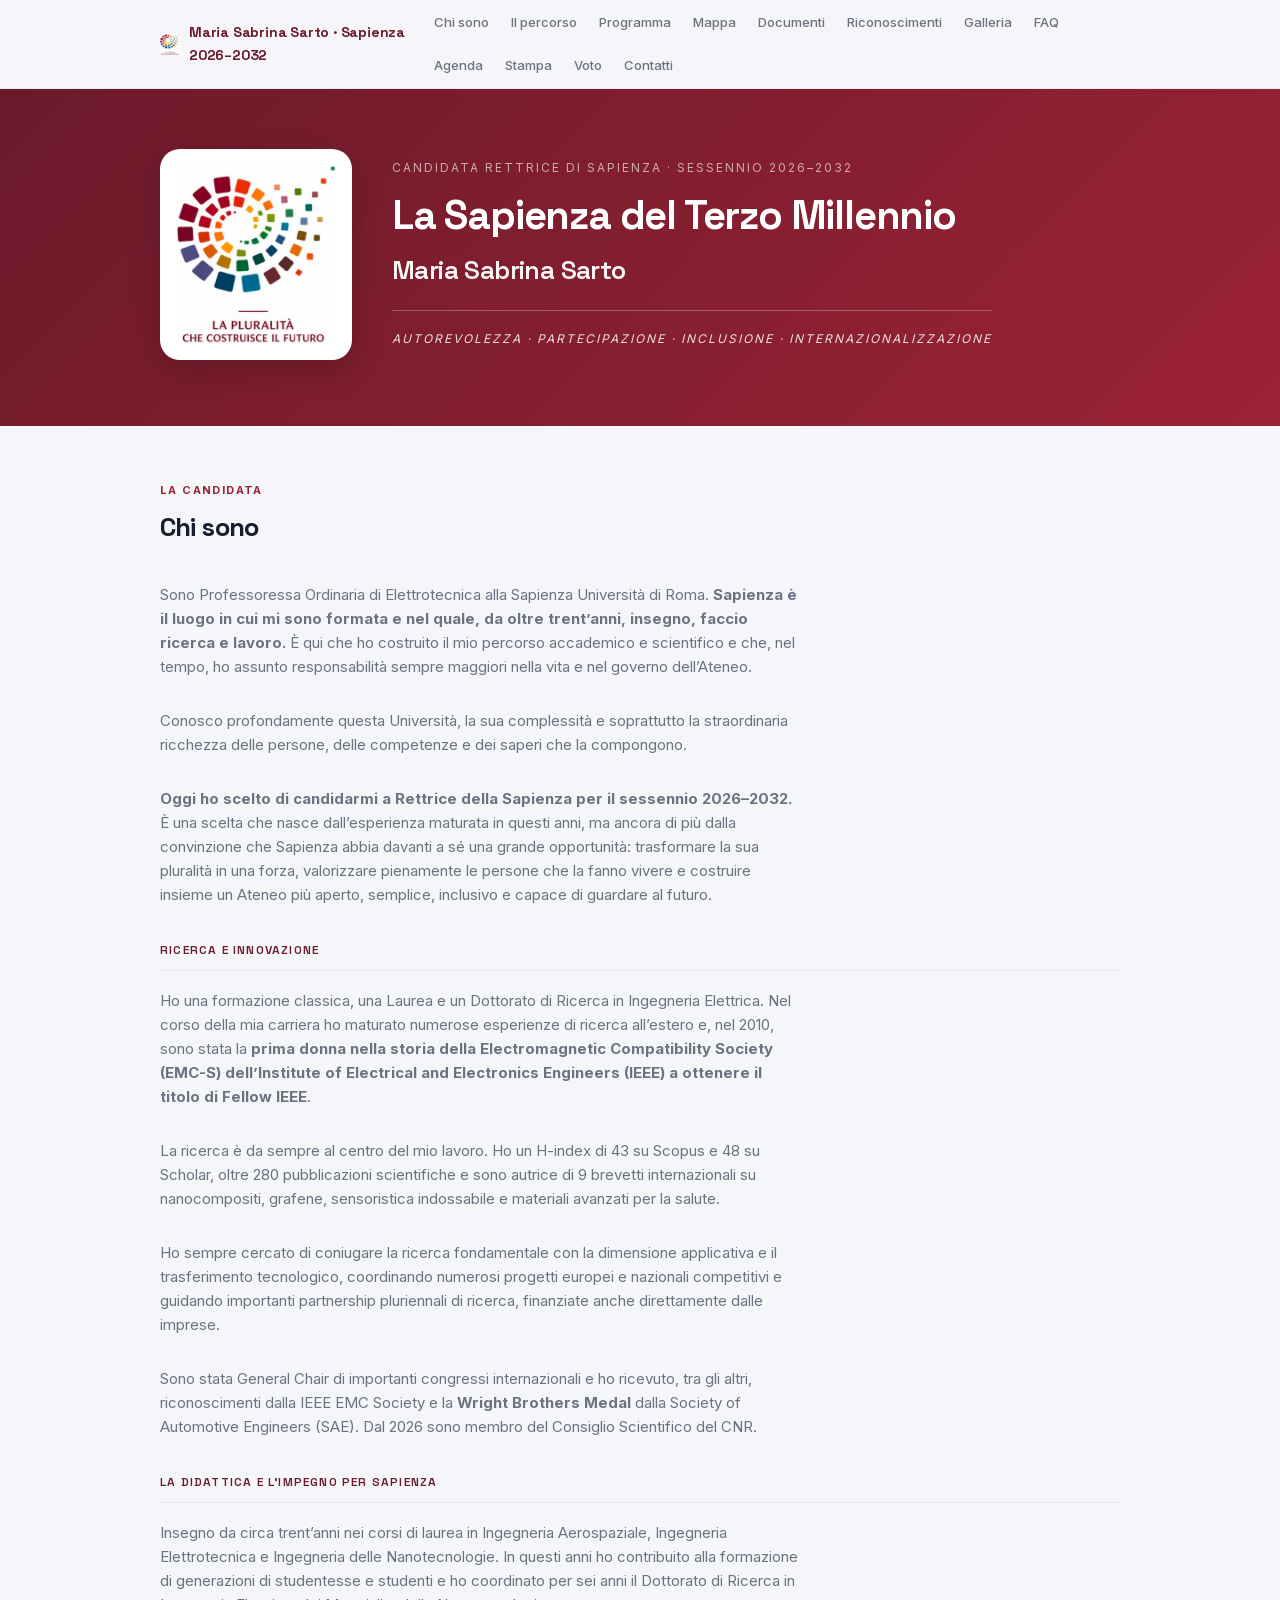
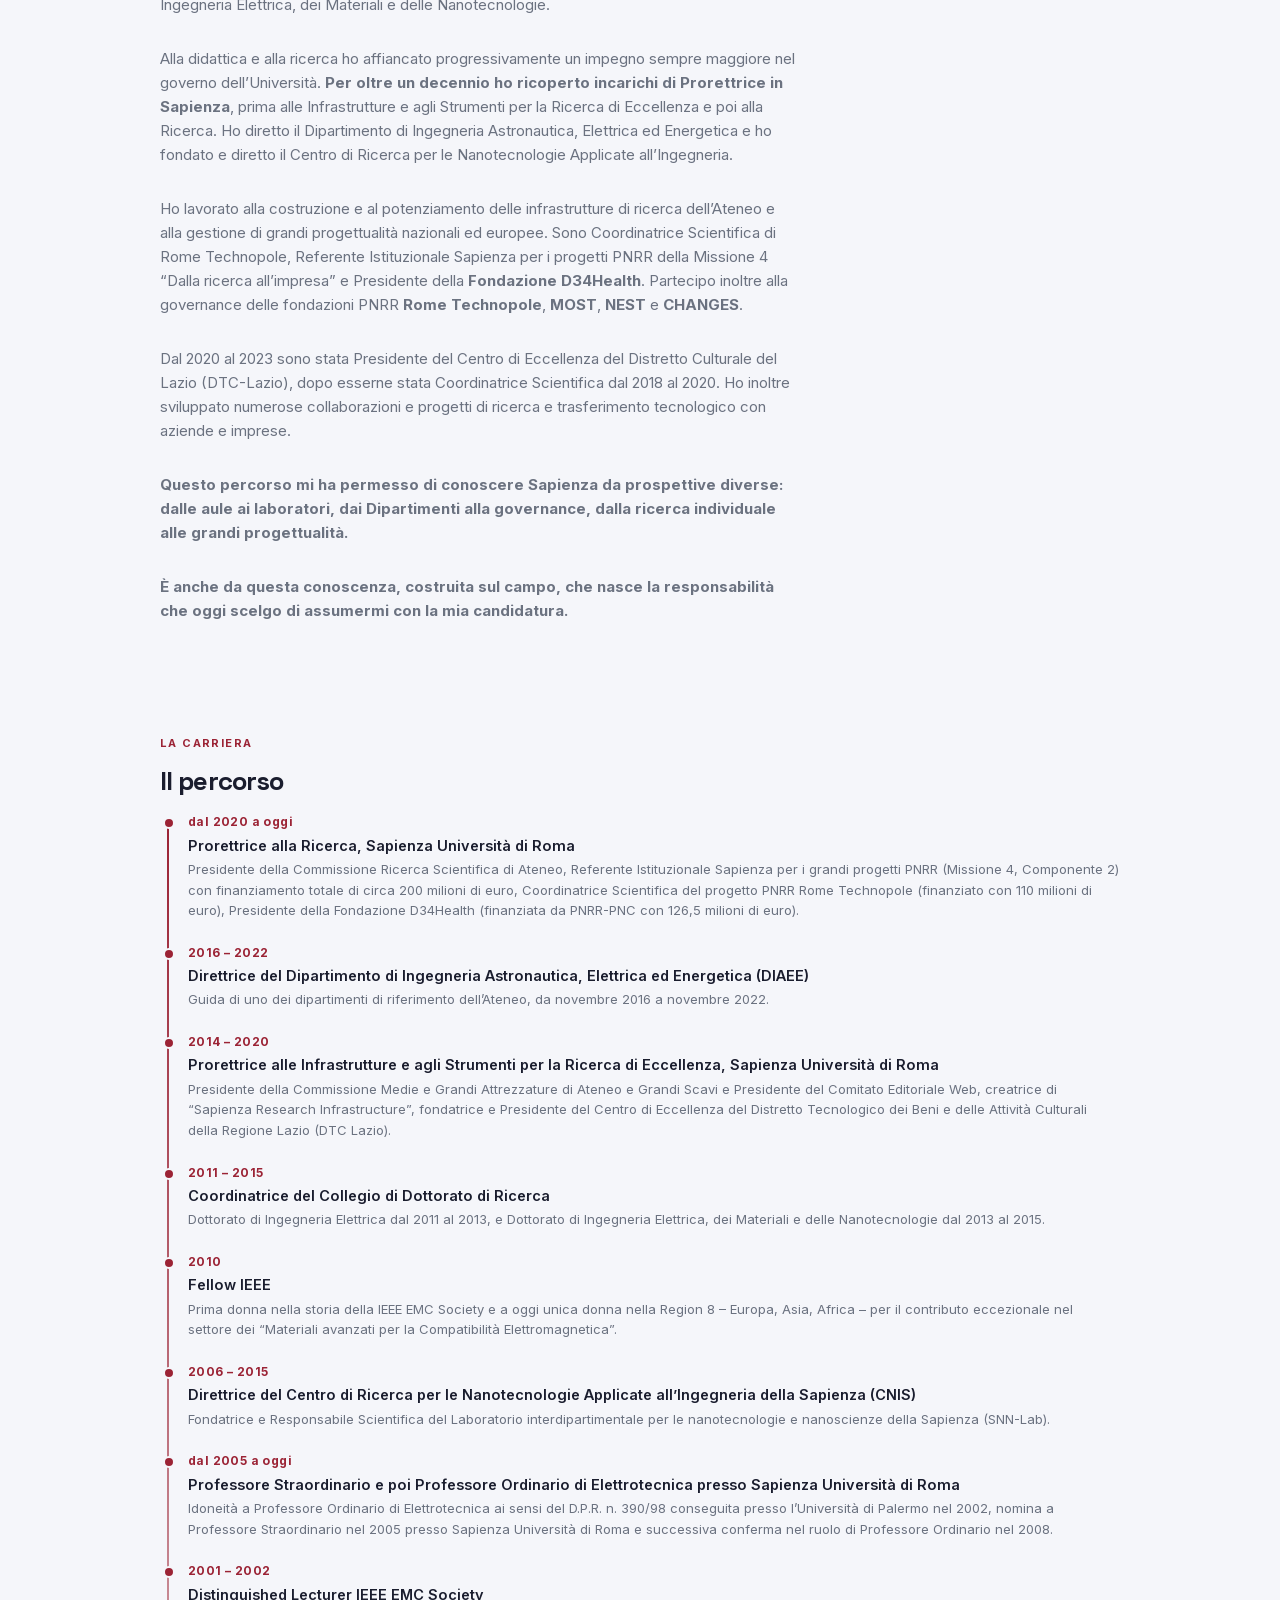
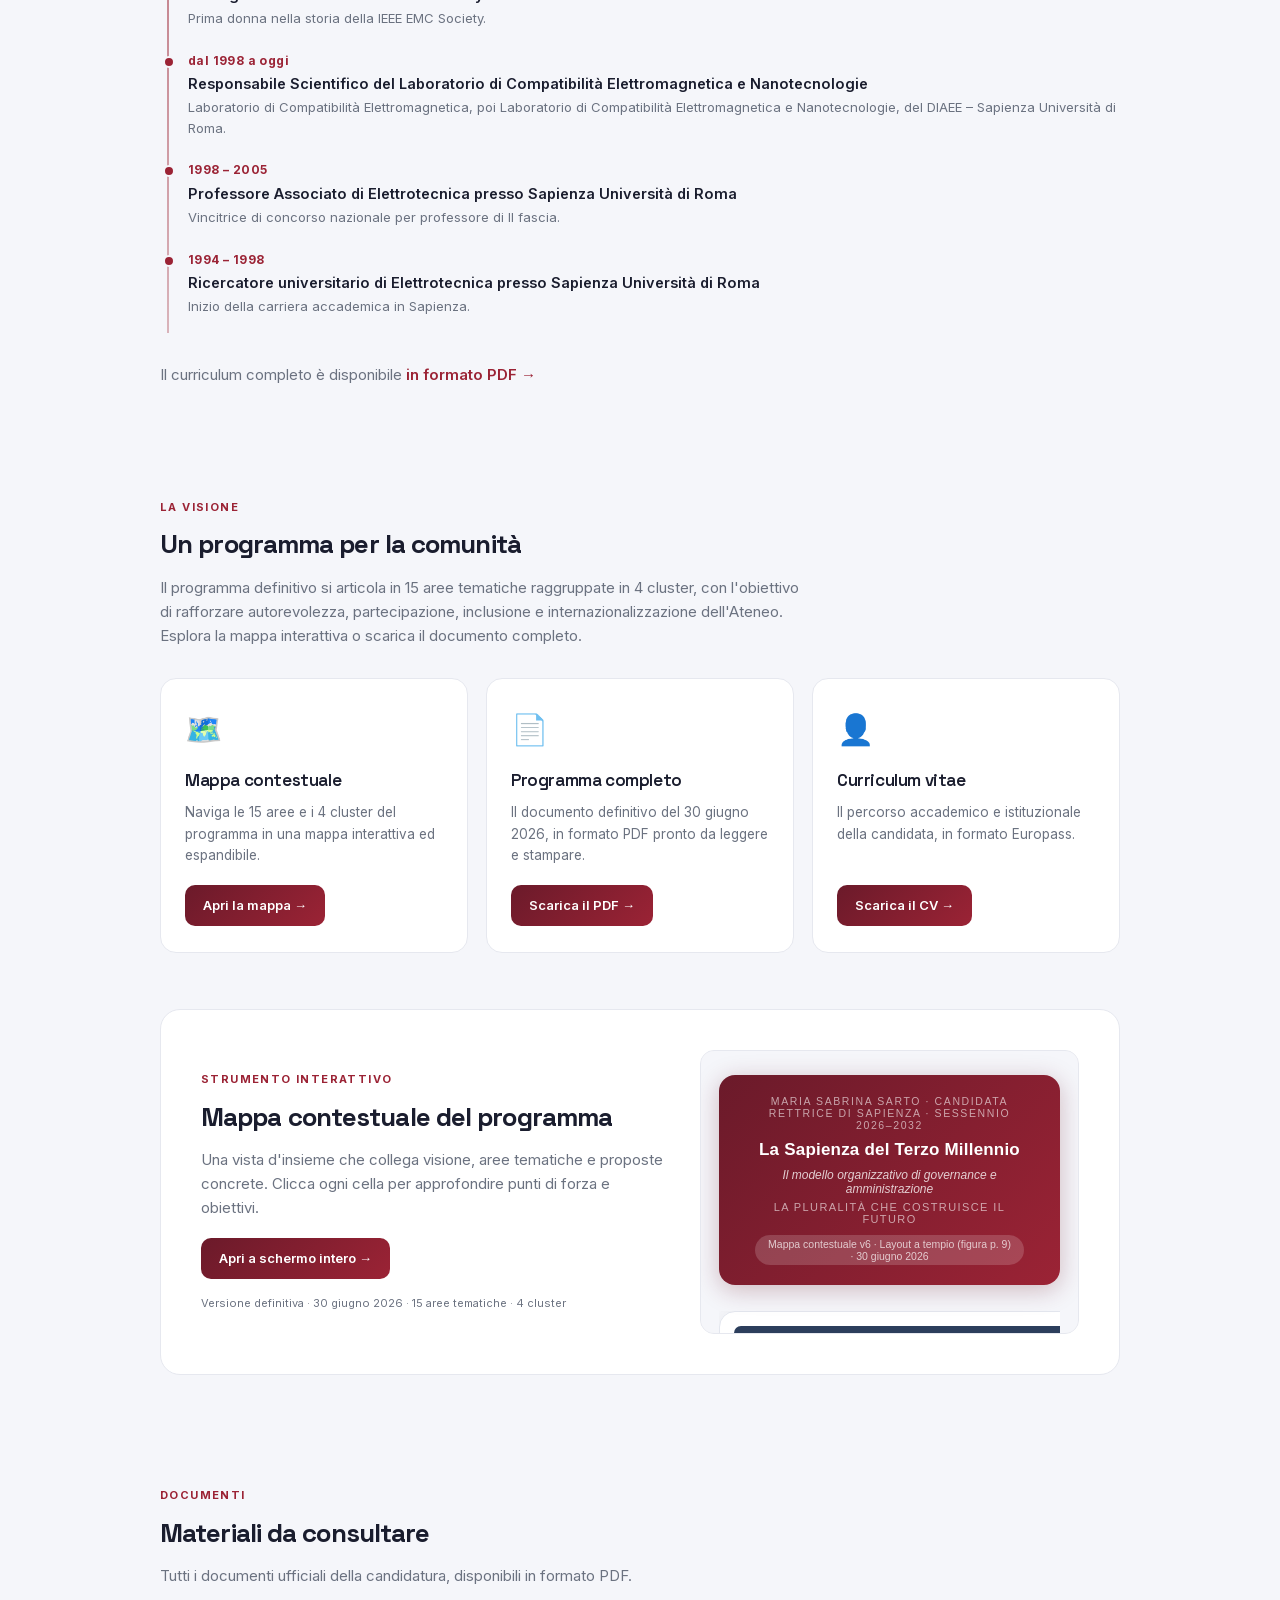
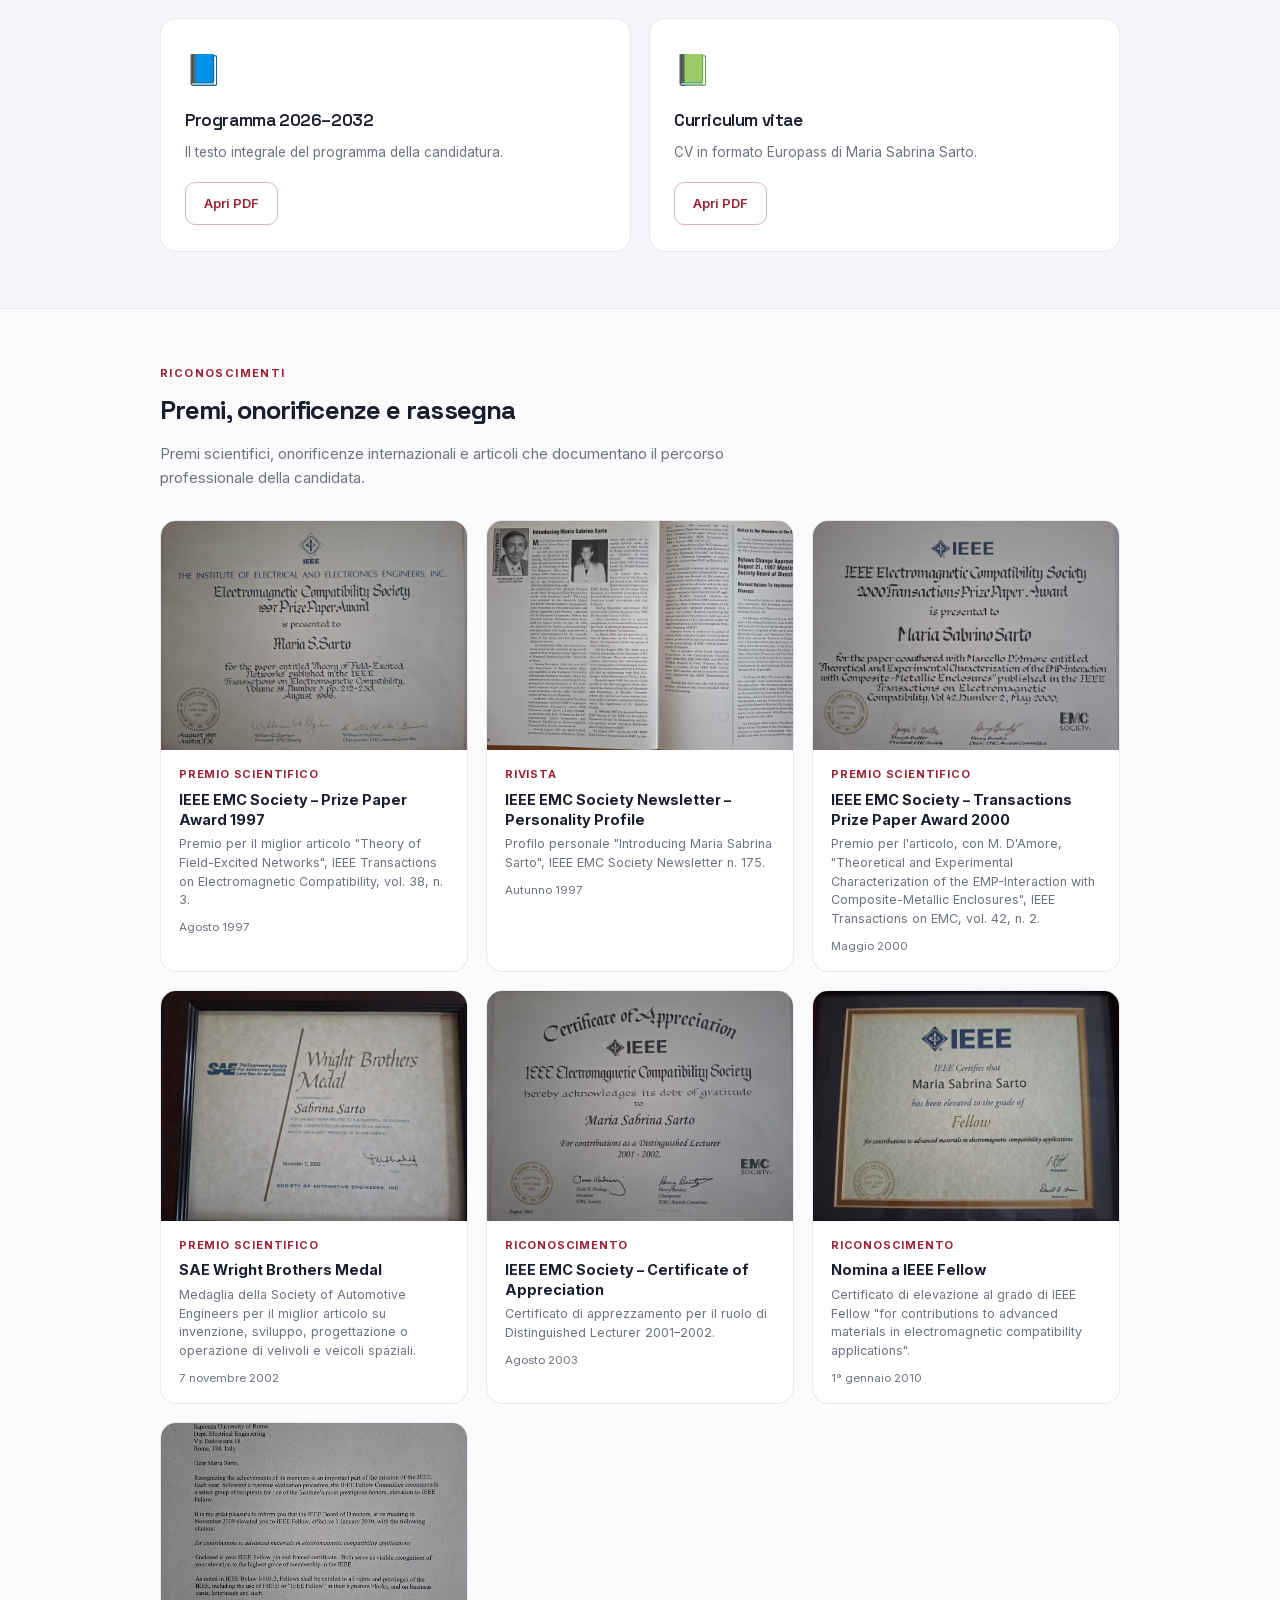
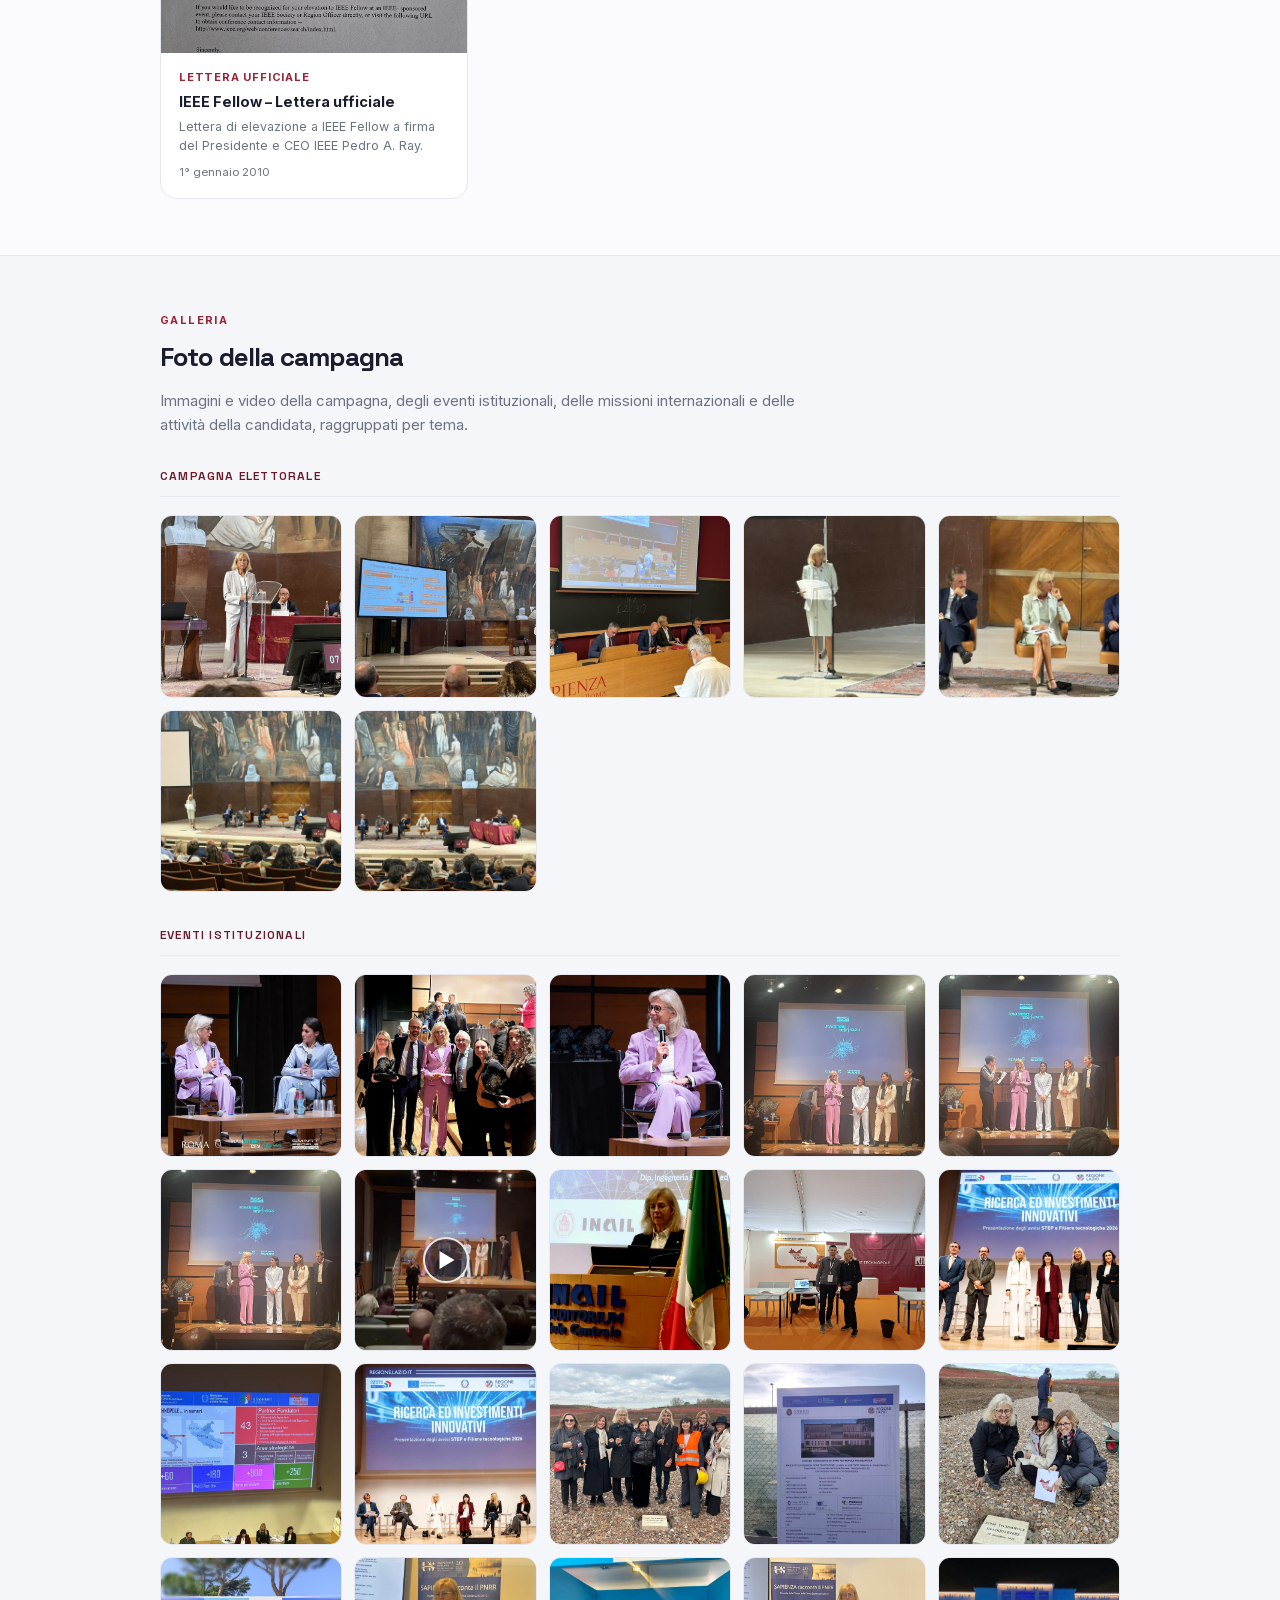
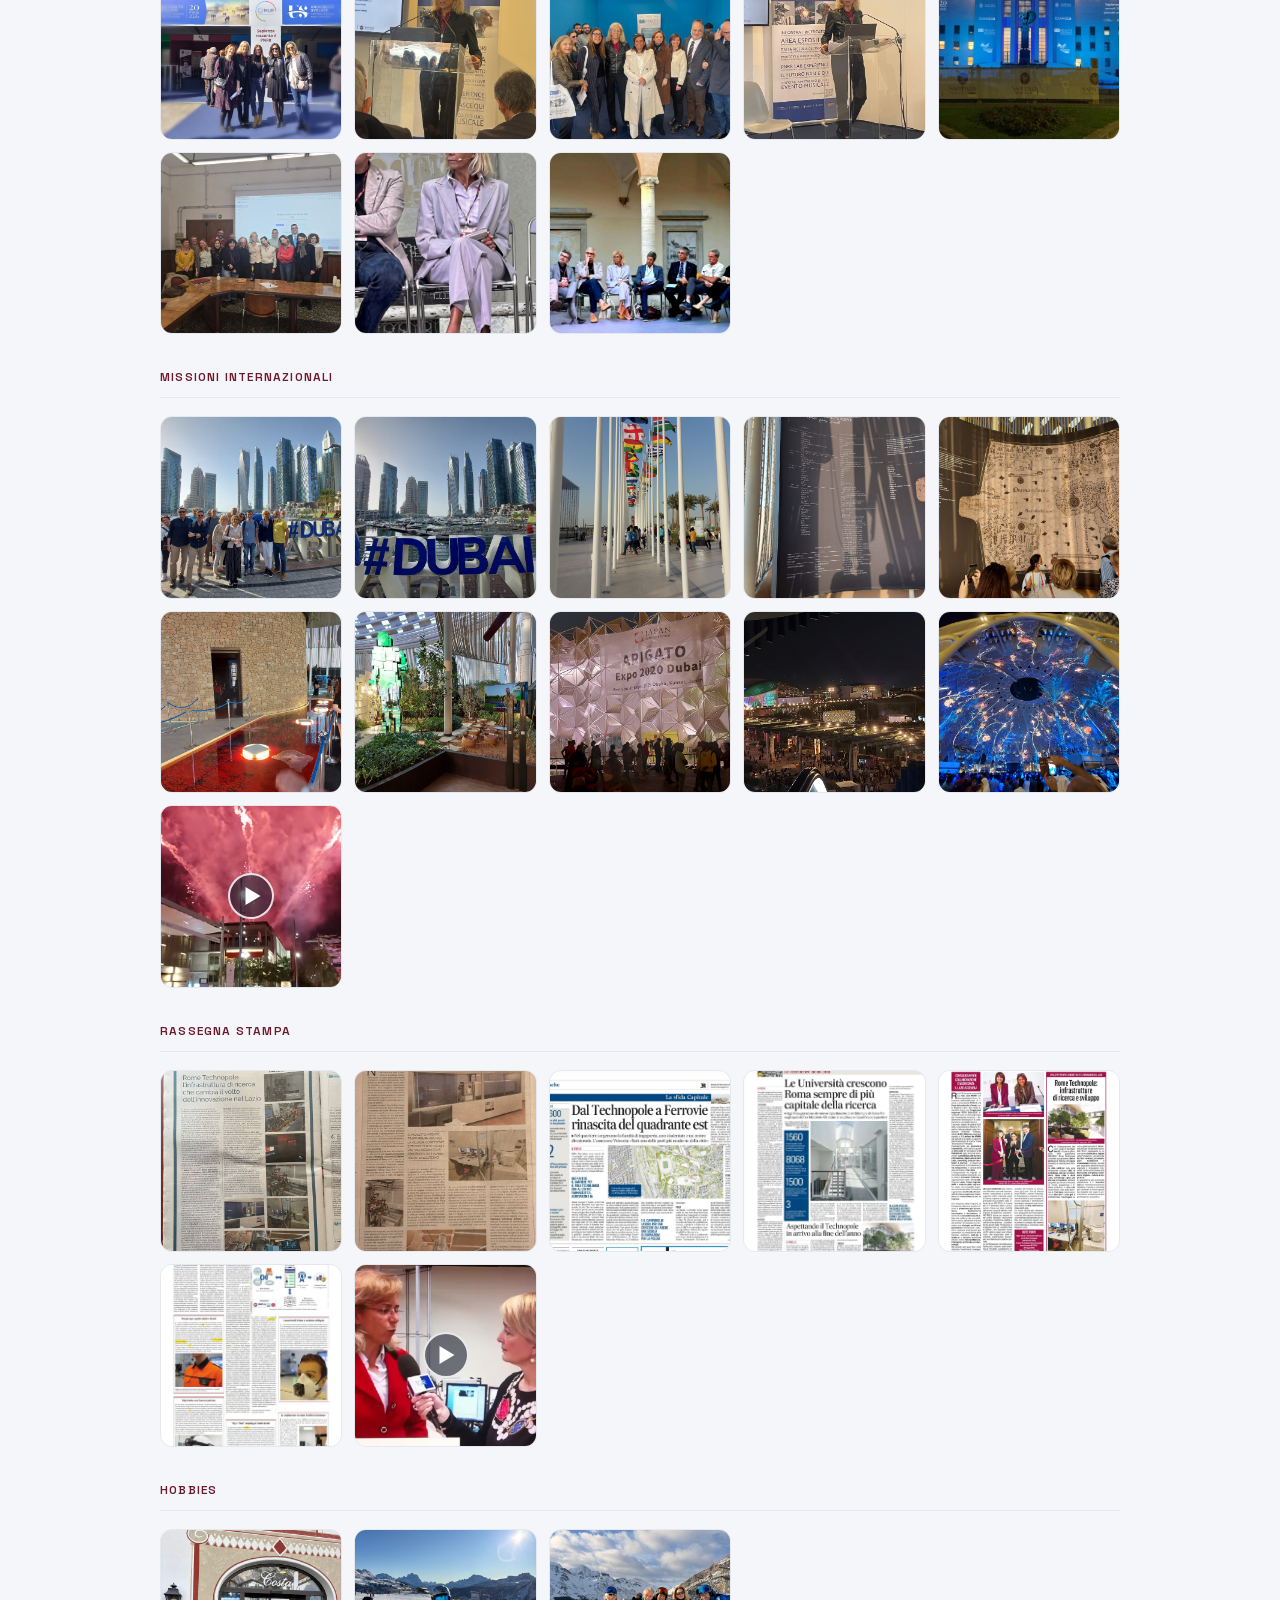
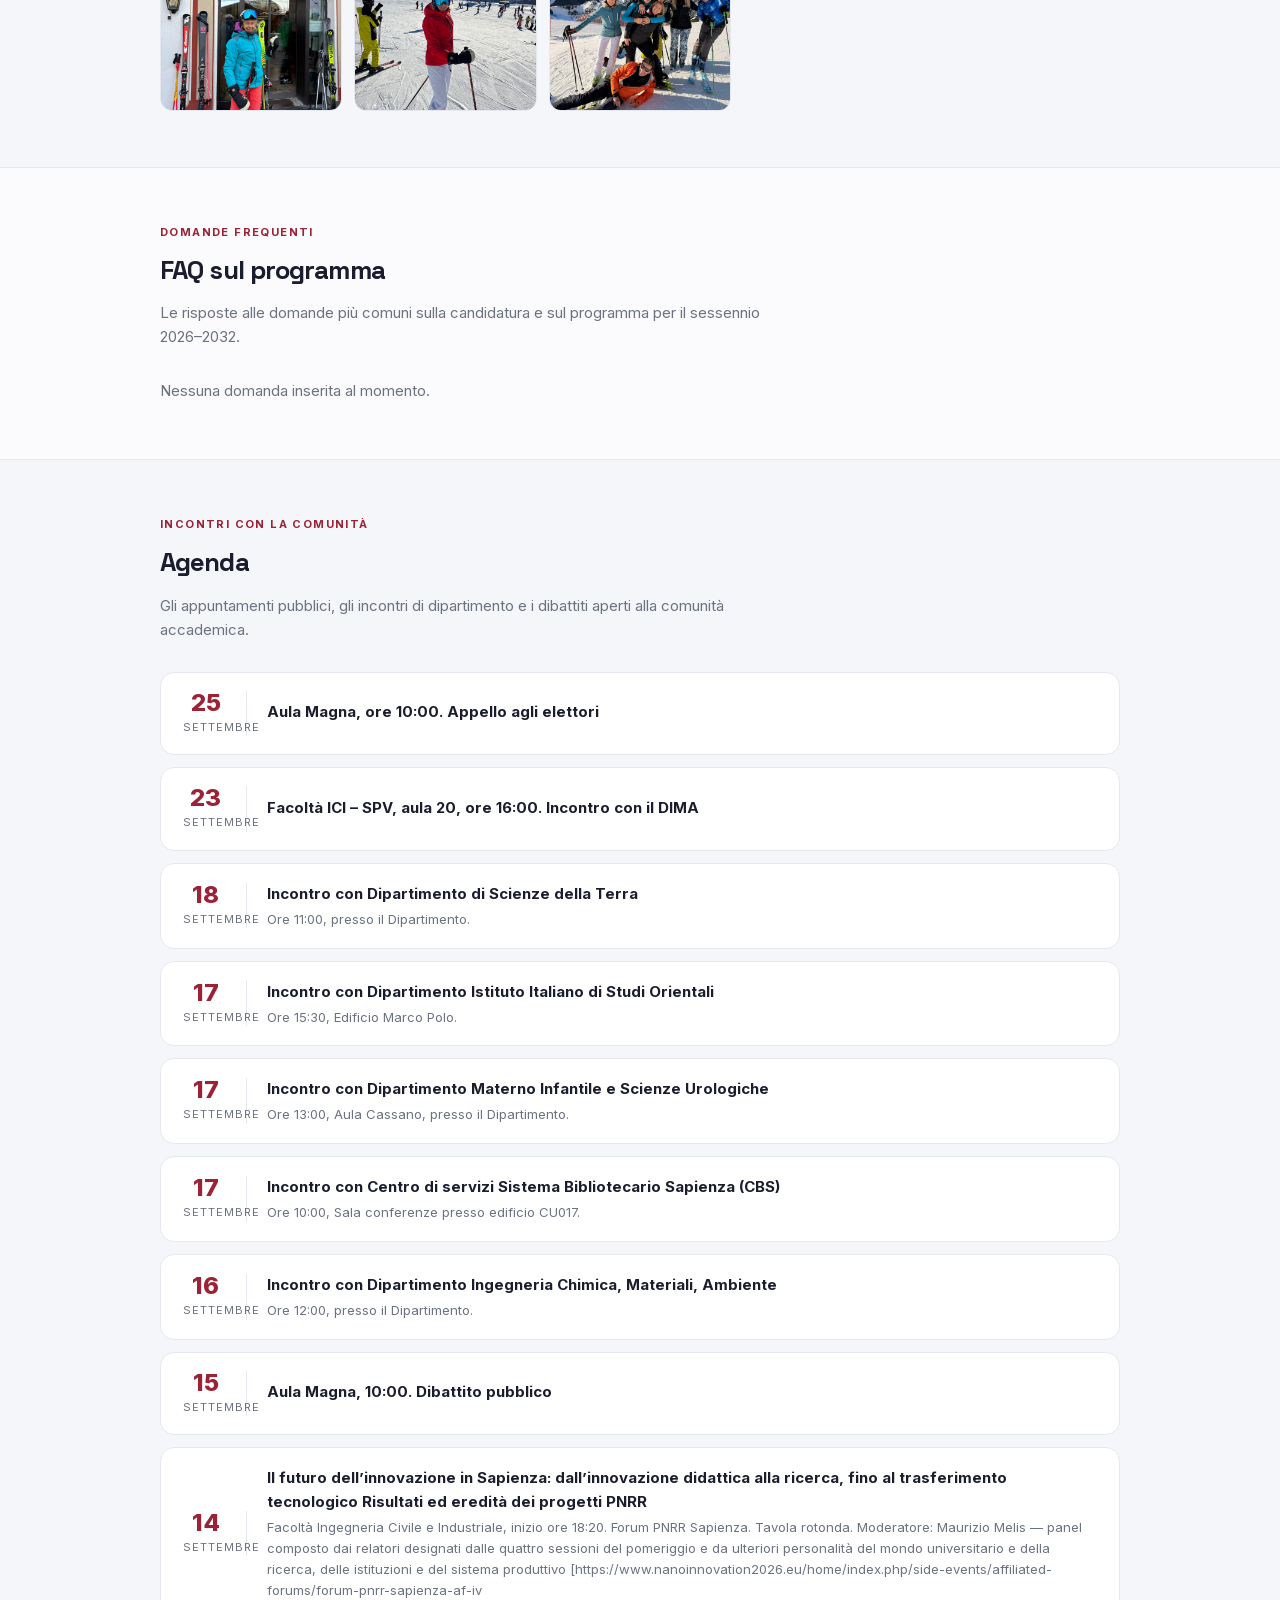
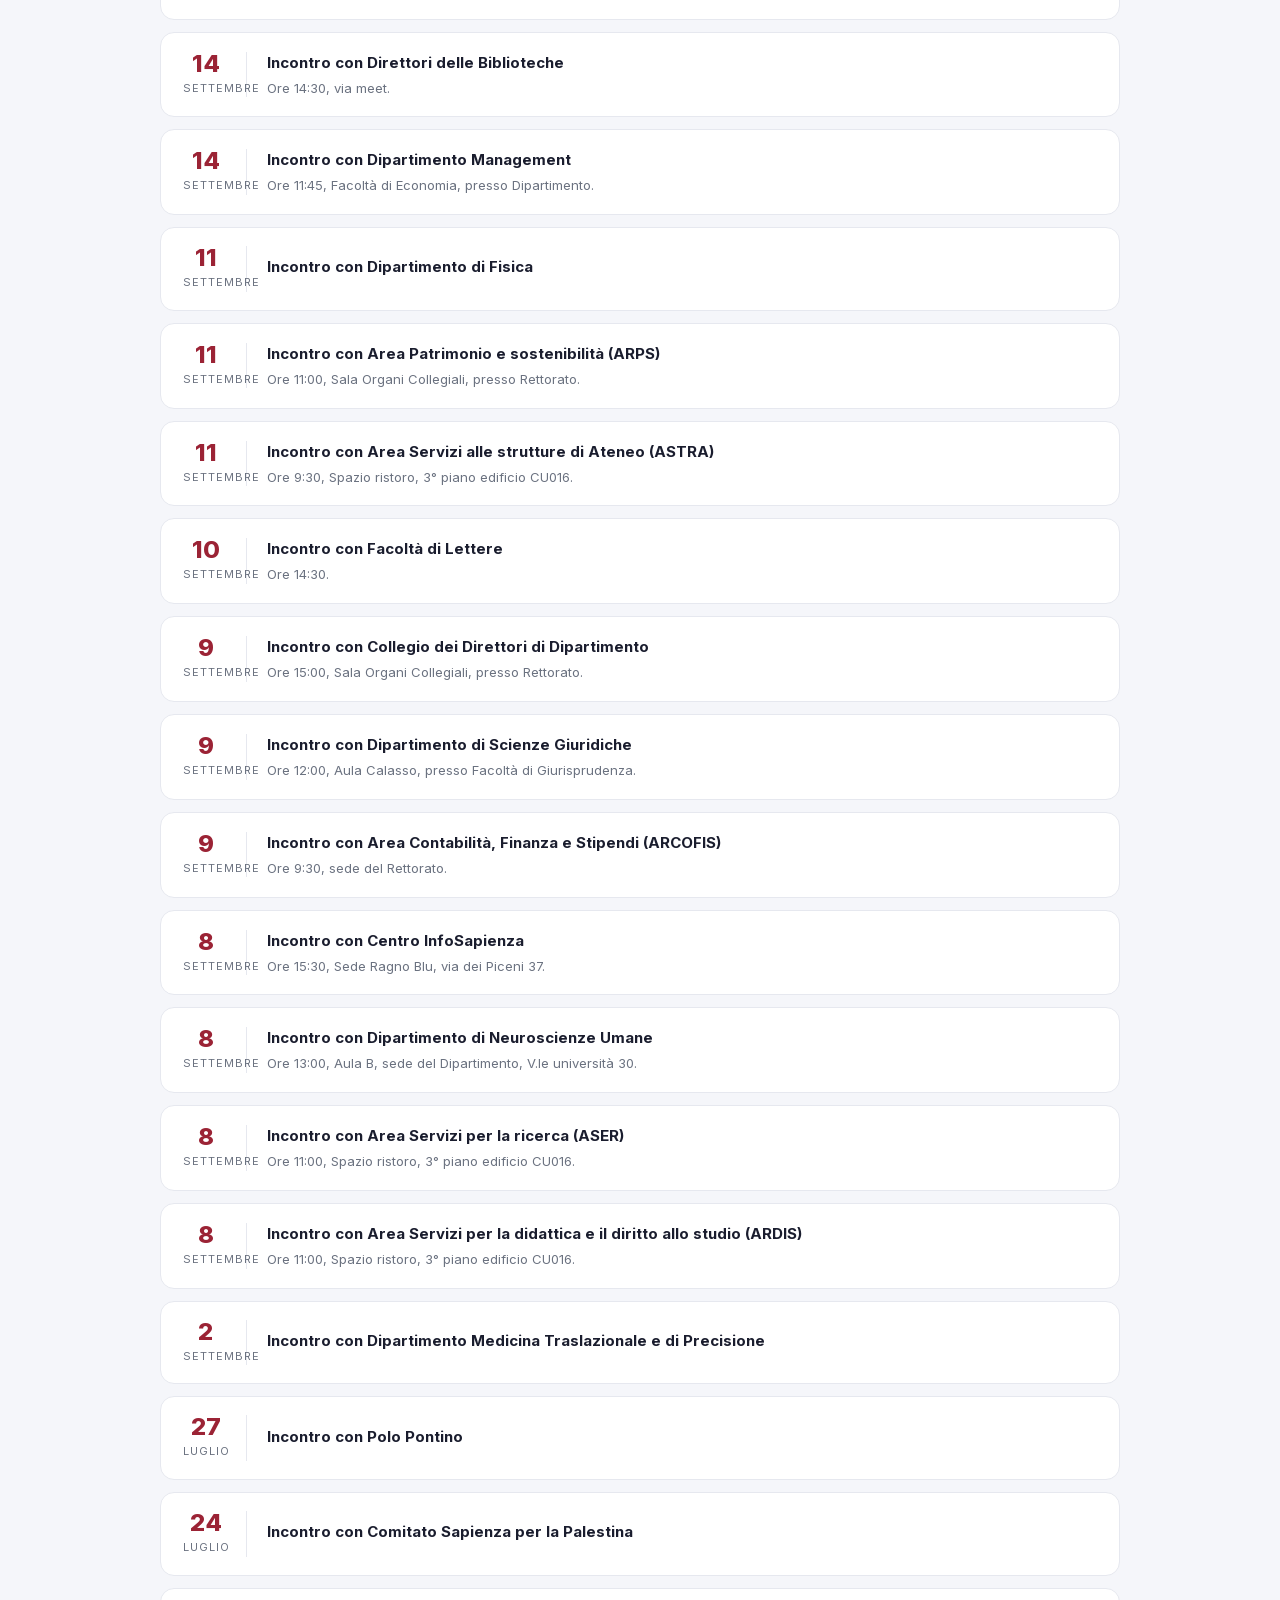
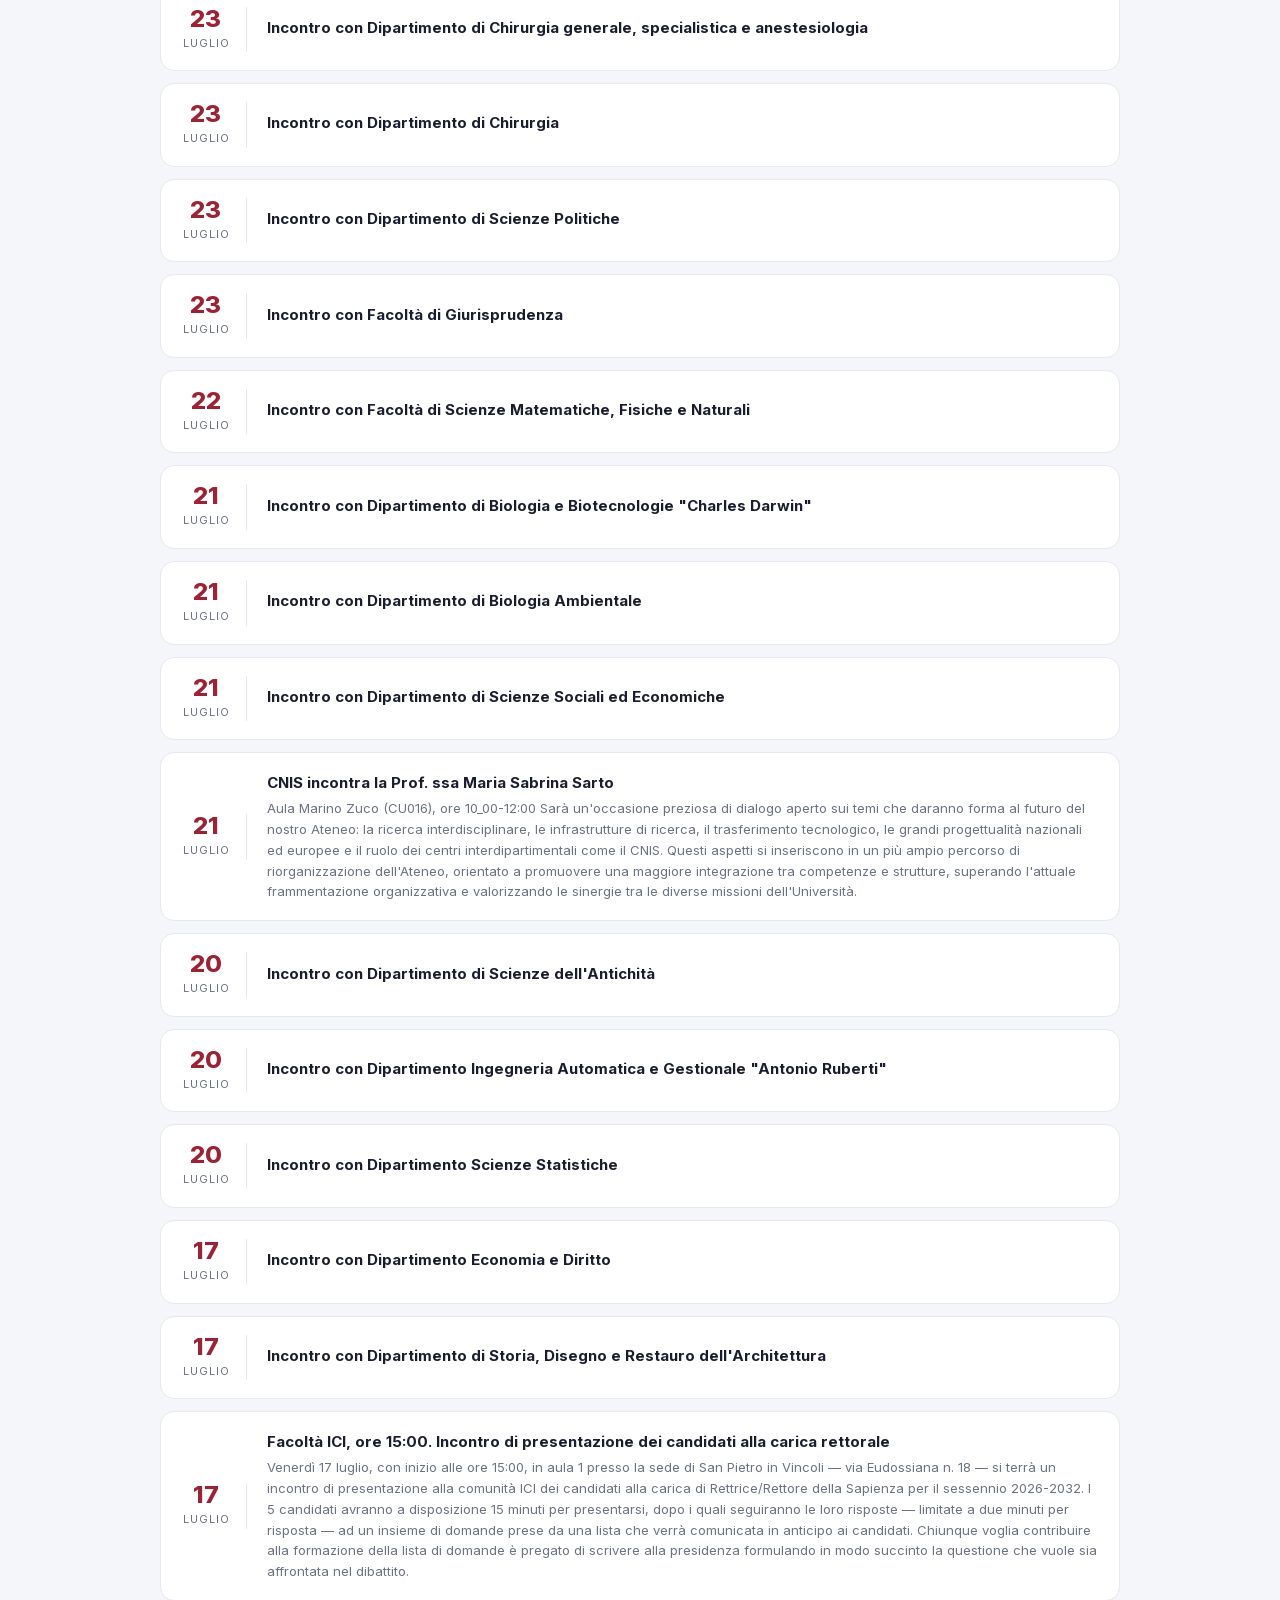
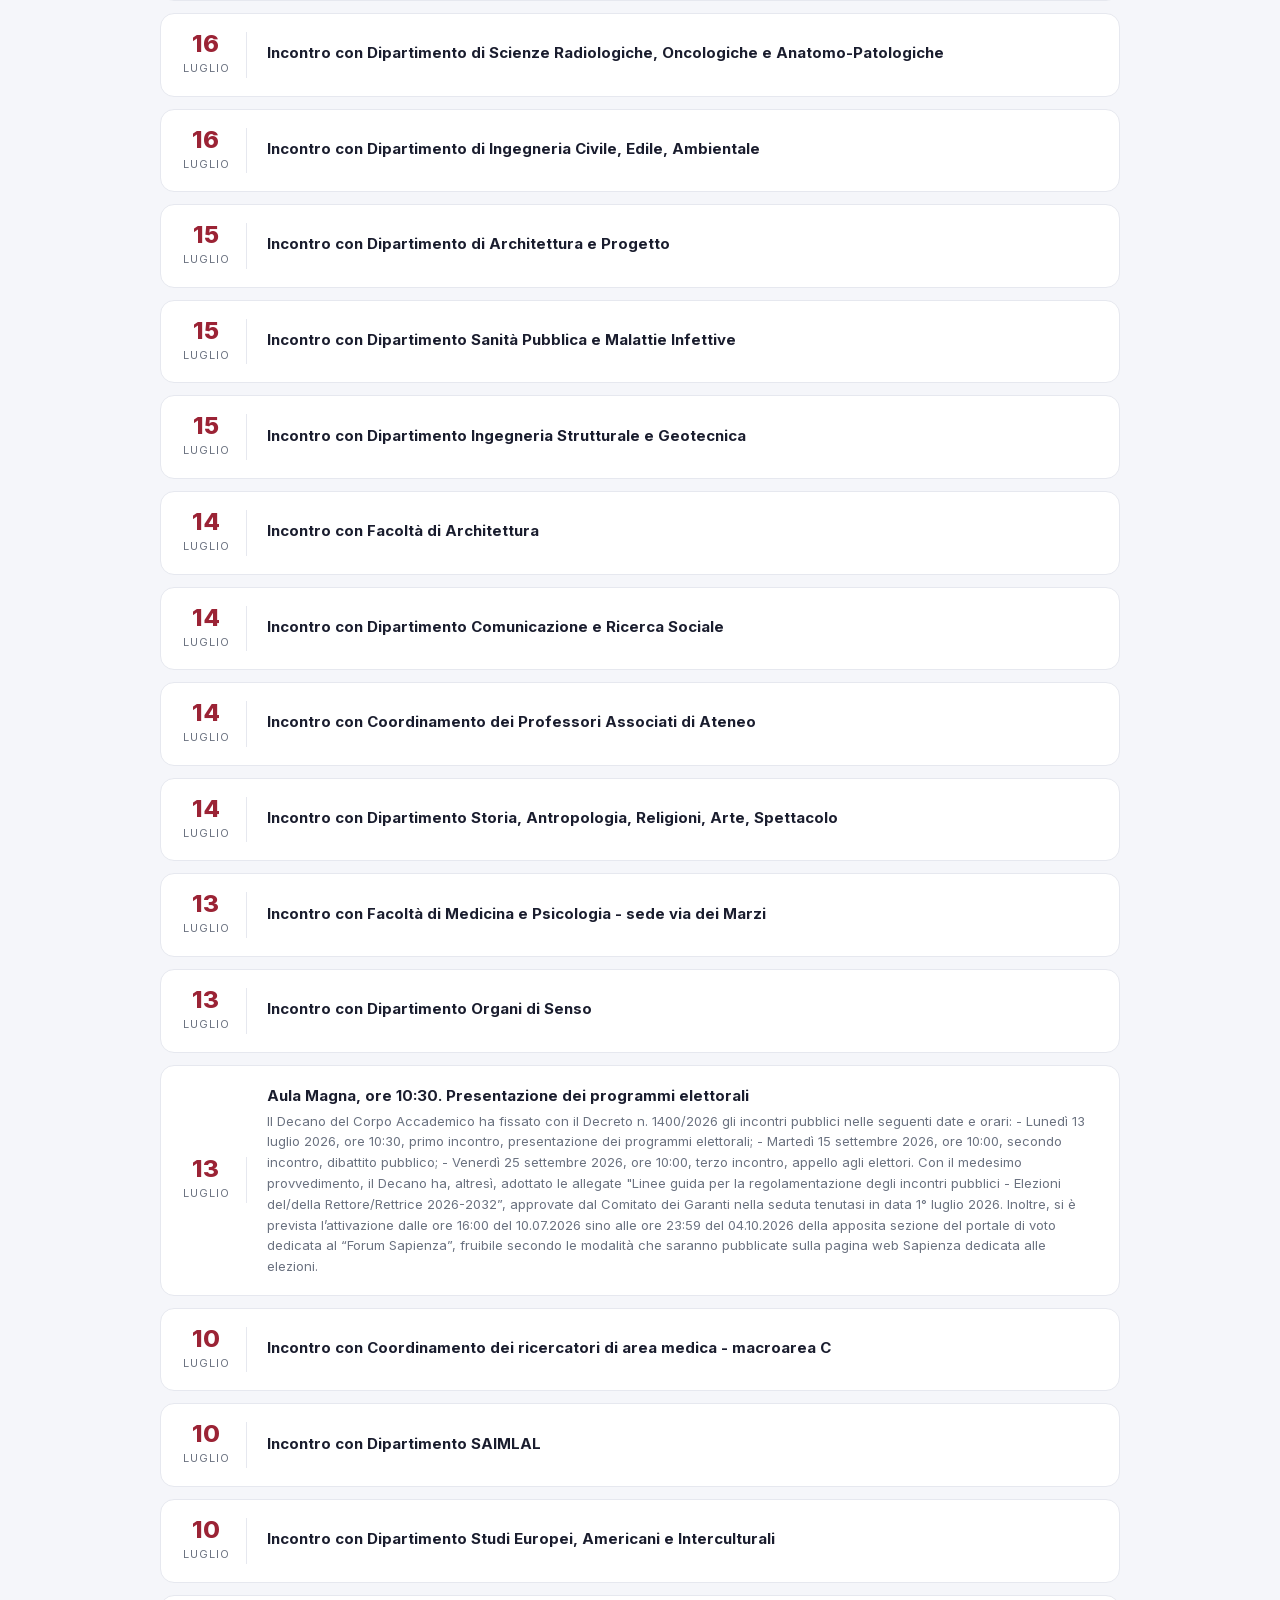
<file: index.html>
<!DOCTYPE html>
<html lang="it">
<head>
<meta charset="UTF-8">
<meta name="viewport" content="width=device-width, initial-scale=1.0">
<title>Maria Sabrina Sarto · Candidata Rettrice Sapienza 2026–2032</title>
<meta name="description" content="Sito ufficiale della candidatura di Maria Sabrina Sarto a Rettrice della Sapienza. Programma, curriculum, mappa contestuale e contatti.">

<!-- ── Indirizzo canonico ──
     Consolida su un unico indirizzo le varianti www / non-www e con parametri. -->
<link rel="canonical" href="https://mariasabrinasarto.it/">

<!-- ── Open Graph / social sharing ── -->
<meta property="og:type" content="website">
<meta property="og:title" content="Maria Sabrina Sarto · Candidata Rettrice Sapienza 2026–2032">
<meta property="og:description" content="La Sapienza del Terzo Millennio. Autorevolezza, partecipazione, inclusione, internazionalizzazione. Scopri il programma, il CV e la mappa contestuale.">
<meta property="og:image" content="https://mariasabrinasarto.it/anteprima-social.png">
<meta property="og:image:type" content="image/png">
<meta property="og:image:width" content="1200">
<meta property="og:image:height" content="630">
<meta property="og:image:alt" content="Maria Sabrina Sarto, candidata Rettrice di Sapienza 2026-2032 — La pluralità che costruisce il futuro">
<meta property="og:url" content="https://mariasabrinasarto.it/">
<meta property="og:locale" content="it_IT">
<meta name="twitter:card" content="summary_large_image">
<meta name="twitter:title" content="Maria Sabrina Sarto · Candidata Rettrice Sapienza 2026–2032">
<meta name="twitter:description" content="La Sapienza del Terzo Millennio. Scopri il programma, il CV e la mappa contestuale.">
<meta name="twitter:image" content="https://mariasabrinasarto.it/anteprima-social.png">

<!-- Tipografia: Space Grotesk (titoli) + Inter (testo), auto-ospitati in font/
     I file si rigenerano con lo script scarica-font.sh nella cartella del progetto. -->
<link rel="stylesheet" href="font/fonts.css">

<style>
*, *::before, *::after { box-sizing: border-box; margin: 0; padding: 0; }
:root {
  /* ── Marca ── */
  --burgundy-1: #6b1a2a;
  --burgundy-1-rgb: 107,26,42;
  --burgundy-2: #9b2335;
  --burgundy-soft: #d9b3ba;

  /* ── Neutri ── */
  --ink: #1a1d2e;
  --ink-rgb: 26,29,46;
  --muted: #6b7280;
  --bg: #f5f6fa;
  --bg-rgb: 245,246,250;
  --bg-alt: #fbfbfd;
  --card: #ffffff;
  --line: #e6e8ef;
  --placeholder: #f1f1f4;
  --on-dark: #eceef5;

  /* ── Sopra il bordeaux o sul fondo scuro ── */
  --on-brand: #ffffff;
  --on-brand-rgb: 255,255,255;
  --black-rgb: 0,0,0;
  --video-bg: #000;

  /* ── Avviso ── */
  --notice-bg: #fff8f0;
  --notice-border: #d9a441;
  --notice-text: #8a6414;

  /* ── Tipografia ── */
  --font-testo: 'Inter', -apple-system, BlinkMacSystemFont, 'Segoe UI', Roboto, sans-serif;
  --font-titoli: 'Space Grotesk', 'Inter', -apple-system, BlinkMacSystemFont, sans-serif;
}
html { scroll-behavior: smooth; }
body {
  font-family: var(--font-testo);
  background: var(--bg);
  color: var(--ink);
  line-height: 1.6;
}
a { color: inherit; text-decoration: none; }
.container { max-width: 1000px; margin: 0 auto; padding: 0 20px; }

/* ── NAV ── */
.nav {
  position: sticky; top: 0; z-index: 50;
  background: rgba(var(--bg-rgb),.9);
  backdrop-filter: saturate(180%) blur(12px);
  border-bottom: 1px solid var(--line);
}
.nav-inner {
  max-width: 1000px; margin: 0 auto; padding: 12px 20px;
  display: flex; align-items: center; justify-content: space-between; gap: 16px;
}
.nav-brand { font-family: var(--font-titoli); font-size: 14px; font-weight: 700; color: var(--burgundy-1); letter-spacing: -.2px; }
.nav-links { display: flex; gap: 22px; flex-wrap: wrap; }
.nav-links a { font-size: 13px; color: var(--muted); font-weight: 500; transition: color .15s; }
.nav-links a:hover { color: var(--burgundy-2); }
.nav-toggle { display: none; background: none; border: 0; padding: 6px; cursor: pointer; color: var(--burgundy-1); }
.nav-toggle span { display: block; width: 22px; height: 2px; background: currentColor; border-radius: 2px; margin: 4px 0; transition: .2s; }
.nav.open .nav-toggle span:nth-child(1) { transform: translateY(6px) rotate(45deg); }
.nav.open .nav-toggle span:nth-child(2) { opacity: 0; }
.nav.open .nav-toggle span:nth-child(3) { transform: translateY(-6px) rotate(-45deg); }

/* ── HERO ── */
.hero {
  background: linear-gradient(135deg, var(--burgundy-1) 0%, var(--burgundy-2) 100%);
  color: var(--on-brand);
  padding: 60px 20px 66px;
}
.hero .container { display: flex; align-items: center; gap: 40px; text-align: left; }
.hero-text { flex: 1; }
.hero-logo {
  flex-shrink: 0; display: inline-flex; background: var(--card); border-radius: 20px;
  padding: 16px; box-shadow: 0 10px 30px rgba(var(--black-rgb),.18);
}
.hero-logo img { width: 160px; height: auto; display: block; }
.nav-brand { display: flex; align-items: center; gap: 9px; }
.nav-brand img { width: 26px; height: 26px; border-radius: 5px; }
.hero .eyebrow {
  font-size: 12px; letter-spacing: 2px; text-transform: uppercase;
  color: rgba(var(--on-brand-rgb),.62); margin-bottom: 16px;
}
.hero h1 { font-family: var(--font-titoli); font-size: 40px; font-weight: 700; line-height: 1.14; letter-spacing: -1.2px; }
.hero .role { font-family: var(--font-titoli); font-size: 26px; color: rgba(var(--on-brand-rgb),.96);
              margin-top: 16px; font-weight: 600; letter-spacing: -.6px; line-height: 1.2; }
.hero .values {
  font-size: 13px; color: rgba(var(--on-brand-rgb),.72); margin-top: 20px;
  letter-spacing: .3px;
}
.hero .slogan {
  display: inline-block; margin-top: 24px;
  font-size: 12px; text-transform: uppercase; letter-spacing: 2px;
  color: rgba(var(--on-brand-rgb),.85); font-style: italic;
  border-top: 1px solid rgba(var(--on-brand-rgb),.28); padding-top: 18px;
}

/* ── SECTIONS ── */
section { padding: 56px 0; }
.section-eyebrow {
  font-size: 11px; font-weight: 700; text-transform: uppercase;
  letter-spacing: 1.4px; color: var(--burgundy-2); margin-bottom: 8px;
}
.section-title { font-family: var(--font-titoli); font-size: 26px; font-weight: 700; letter-spacing: -.9px; margin-bottom: 10px; }
.section-lead { font-size: 15px; color: var(--muted); max-width: 640px; margin-bottom: 30px; }

/* ── CARDS ── */
.cards { display: grid; grid-template-columns: repeat(auto-fit, minmax(260px, 1fr)); gap: 18px; }
.card {
  background: var(--card); border: 1px solid var(--line); border-radius: 16px;
  padding: 26px 24px; display: flex; flex-direction: column;
  transition: transform .18s, box-shadow .18s, border-color .18s;
}
.card:hover { transform: translateY(-4px); box-shadow: 0 8px 28px rgba(var(--burgundy-1-rgb),.12); border-color: var(--burgundy-soft); }
.card .ic { font-size: 30px; margin-bottom: 14px; }
.card h3 { font-family: var(--font-titoli); font-size: 17px; font-weight: 600; letter-spacing: -.4px; margin-bottom: 8px; }
.card p { font-size: 13.5px; color: var(--muted); flex: 1; margin-bottom: 18px; }
.btn {
  display: inline-flex; align-items: center; gap: 7px; align-self: flex-start;
  background: linear-gradient(135deg, var(--burgundy-1) 0%, var(--burgundy-2) 100%);
  color: var(--on-brand); font-size: 13px; font-weight: 600;
  padding: 10px 18px; border-radius: 10px;
  transition: opacity .15s, transform .15s;
}
.btn:hover { opacity: .92; transform: translateX(2px); }
.btn.secondary {
  background: transparent; color: var(--burgundy-2);
  border: 1.5px solid var(--burgundy-soft);
}

/* ── MAP FEATURE ── */
.feature {
  background: var(--card); border: 1px solid var(--line); border-radius: 20px;
  padding: 40px; display: grid; grid-template-columns: 1.1fr .9fr; gap: 36px; align-items: center;
}
.feature .fmeta { font-size: 11px; color: var(--muted); margin-top: 16px; }
.feature-visual {
  border-radius: 14px; overflow: hidden; border: 1px solid var(--line);
  background: var(--placeholder); aspect-ratio: 4/3;
}
.feature-visual iframe { width: 100%; height: 100%; border: 0; pointer-events: none; }

/* ── CONTACT ── */
.contact {
  background: linear-gradient(135deg, var(--burgundy-1) 0%, var(--burgundy-2) 100%);
  color: var(--on-brand); border-radius: 20px; padding: 48px 40px; text-align: center;
}
.contact h2 { font-family: var(--font-titoli); font-size: 24px; font-weight: 700; letter-spacing: -.8px; margin-bottom: 10px; }
.contact p { font-size: 14px; color: rgba(var(--on-brand-rgb),.82); max-width: 520px; margin: 0 auto 26px; }
.contact .mail-btn {
  display: inline-flex; align-items: center; gap: 9px;
  background: var(--card); color: var(--burgundy-1);
  font-size: 15px; font-weight: 700; padding: 14px 26px; border-radius: 12px;
  transition: transform .15s, box-shadow .15s;
}
.contact .mail-btn:hover { transform: translateY(-2px); box-shadow: 0 8px 24px rgba(var(--black-rgb),.25); }

/* ── TIMELINE ── */
.timeline { position: relative; margin-top: 10px; padding-left: 28px; }
.timeline::before {
  content: ''; position: absolute; left: 7px; top: 6px; bottom: 6px; width: 2px;
  background: linear-gradient(180deg, var(--burgundy-2), var(--burgundy-soft));
}
.tl-item { position: relative; padding: 0 0 22px 0; }
.tl-item::before {
  content: ''; position: absolute; left: -25px; top: 5px; width: 12px; height: 12px;
  border-radius: 50%; background: var(--burgundy-2); border: 2px solid var(--bg);
}
.tl-year { font-size: 12px; font-weight: 700; color: var(--burgundy-2); letter-spacing: .4px; }
.tl-role { font-size: 14.5px; font-weight: 600; margin-top: 2px; }
.tl-note { font-size: 13px; color: var(--muted); margin-top: 2px; }

.subsection { margin-top: 34px; }
.subsection:first-of-type { margin-top: 4px; }
.subsection-title {
  font-family: var(--font-titoli);
  font-size: 12px; font-weight: 600; text-transform: uppercase;
  letter-spacing: 1.2px; color: var(--burgundy-1);
  padding-bottom: 10px; margin-bottom: 18px;
  border-bottom: 1px solid var(--line);
}
.profile-list { list-style: none; margin: 0; padding: 0; max-width: 820px; }
.profile-list li {
  position: relative; padding-left: 20px; margin-bottom: 12px;
  font-size: 14.5px; line-height: 1.6;
}
.profile-list li::before {
  content: ''; position: absolute; left: 2px; top: 9px;
  width: 6px; height: 6px; border-radius: 50%; background: var(--burgundy-2);
}
.profile-list li:last-child { margin-bottom: 0; }

/* ── FAQ ── */
.faq { display: flex; flex-direction: column; gap: 12px; }
.faq details {
  background: var(--card); border: 1px solid var(--line); border-radius: 12px;
  padding: 4px 20px; transition: border-color .15s;
}
.faq details[open] { border-color: var(--burgundy-soft); }
.faq summary {
  list-style: none; cursor: pointer; padding: 14px 0;
  font-size: 15px; font-weight: 600; display: flex; justify-content: space-between; gap: 14px;
}
.faq summary::-webkit-details-marker { display: none; }
.faq summary::after { content: '+'; color: var(--burgundy-2); font-size: 20px; font-weight: 400; line-height: 1; }
.faq details[open] summary::after { content: '–'; }
.faq details p { font-size: 14px; color: var(--muted); padding: 0 0 16px; }

/* ── AGENDA ── */
.agenda-list { display: flex; flex-direction: column; gap: 12px; }
.event {
  background: var(--card); border: 1px solid var(--line); border-radius: 14px;
  padding: 18px 22px; display: flex; gap: 20px; align-items: center;
}
.event .date {
  flex-shrink: 0; text-align: center; width: 64px;
  border-right: 1px solid var(--line); padding-right: 18px;
}
.event .date .d { font-size: 24px; font-weight: 800; color: var(--burgundy-2); line-height: 1; }
.event .date .m { font-size: 11px; text-transform: uppercase; letter-spacing: 1px; color: var(--muted); margin-top: 4px; }
.event .info h4 { font-size: 15px; font-weight: 700; }
.event .info p { font-size: 13px; color: var(--muted); margin-top: 3px; }

/* ── PRESS ── */
.press-grid { display: grid; grid-template-columns: repeat(auto-fit, minmax(260px, 1fr)); gap: 16px; }
.press-item {
  position: relative;
  background: var(--card); border: 1px solid var(--line); border-radius: 14px; padding: 20px 22px;
  transition: transform .15s, box-shadow .15s;
}
.press-item .press-link { position: absolute; inset: 0; z-index: 1; border-radius: inherit; }
.press-item .press-pdf {
  position: relative; z-index: 2; display: inline-block; margin-top: 12px;
  font-size: 12px; font-weight: 600; color: var(--burgundy-2);
}
.press-item .press-pdf:hover { text-decoration: underline; }
.press-item:hover { transform: translateY(-3px); box-shadow: 0 6px 20px rgba(var(--burgundy-1-rgb),.1); }
.press-item .src { font-size: 11px; font-weight: 700; text-transform: uppercase; letter-spacing: .8px; color: var(--burgundy-2); }
.press-item h4 { font-size: 15px; font-weight: 600; margin: 6px 0 8px; line-height: 1.4; }
.press-item .date { font-size: 12px; color: var(--muted); }

/* ── DOCUMENTI / RICONOSCIMENTI ── */
.doc-grid { display: grid; grid-template-columns: repeat(auto-fit, minmax(240px, 1fr)); gap: 18px; }
.doc-item { background: var(--card); border: 1px solid var(--line); border-radius: 16px; overflow: hidden; display: block; text-decoration: none; color: inherit; transition: transform .18s, box-shadow .18s, border-color .18s; }
.doc-item:hover { transform: translateY(-4px); box-shadow: 0 8px 28px rgba(var(--burgundy-1-rgb),.12); border-color: var(--burgundy-soft); }
.doc-item .thumb { aspect-ratio: 4/3; background: var(--placeholder); overflow: hidden; }
.doc-item .thumb img { width: 100%; height: 100%; object-fit: cover; display: block; }
.doc-item .thumb.pdf { display: flex; align-items: center; justify-content: center; font-size: 40px; }
.doc-item .body { padding: 16px 18px; }
.doc-item .cat { font-size: 11px; font-weight: 700; text-transform: uppercase; letter-spacing: .8px; color: var(--burgundy-2); }
.doc-item h4 { font-size: 14.5px; font-weight: 700; margin: 6px 0 6px; line-height: 1.35; }
.doc-item p { font-size: 12.5px; color: var(--muted); line-height: 1.5; margin-bottom: 8px; }
.doc-item .date { font-size: 11.5px; color: var(--muted); }

/* ── GALLERIA ── */
.gallery-grid { display: grid; grid-template-columns: repeat(auto-fill, minmax(180px, 1fr)); gap: 12px; }
.gallery-groups .gallery-group + .gallery-group { margin-top: 34px; }
.gallery-item { position: relative; aspect-ratio: 1/1; border-radius: 12px; overflow: hidden; border: 1px solid var(--line); background: var(--placeholder); cursor: zoom-in; padding: 0; }
.play-badge {
  position: absolute; left: 50%; top: 50%; transform: translate(-50%, -50%);
  width: 46px; height: 46px; border-radius: 50%; pointer-events: none;
  background: rgba(var(--ink-rgb),.6); border: 2px solid rgba(var(--on-brand-rgb),.85);
}
.play-badge::after {
  content: ''; position: absolute; left: 54%; top: 50%; transform: translate(-50%, -50%);
  border-style: solid; border-width: 9px 0 9px 15px; border-color: transparent transparent transparent var(--on-brand);
}
.gallery-item img { width: 100%; height: 100%; object-fit: cover; display: block; transition: transform .25s; }
.gallery-item:hover img { transform: scale(1.06); }
.lightbox { position: fixed; inset: 0; background: rgba(var(--ink-rgb),.92); display: none; align-items: center; justify-content: center; z-index: 300; padding: 30px; }
.lightbox.show { display: flex; }
.lightbox .lb-body { margin: 0; display: flex; flex-direction: column; align-items: center; gap: 12px; max-width: 100%; max-height: 100%; }
.lightbox img, .lightbox video { max-width: 100%; max-height: 78vh; border-radius: 8px; box-shadow: 0 20px 60px rgba(var(--black-rgb),.5); }
.lightbox video { background: var(--video-bg); }
.lightbox figcaption { color: var(--on-dark); font-size: 13px; text-align: center; max-width: 660px; }
.lightbox .lb-close { position: absolute; top: 20px; right: 26px; color: var(--on-brand); font-size: 32px; line-height: 1; cursor: pointer; background: none; border: 0; }

/* ── VOTO ── */
.voto-box {
  background: var(--card); border: 1px solid var(--line); border-radius: 16px; padding: 30px 32px;
  display: grid; grid-template-columns: repeat(auto-fit, minmax(200px, 1fr)); gap: 26px;
}
.voto-item .lbl { font-size: 11px; font-weight: 700; text-transform: uppercase; letter-spacing: 1px; color: var(--burgundy-2); margin-bottom: 6px; }
.voto-item .val { font-size: 14px; color: var(--ink); }

/* ── PLACEHOLDER NOTE ── */
.ph-note {
  background: var(--notice-bg); border: 1px dashed var(--notice-border); border-radius: 10px;
  padding: 10px 14px; font-size: 12px; color: var(--notice-text); margin-bottom: 20px;
}

/* ── FOOTER ── */
.footer { padding: 34px 0; border-top: 1px solid var(--line); }
.footer p { font-size: 12px; color: var(--muted); text-align: center; }

.logo-embed { background-image: url('[data-uri]'); background-size: contain; background-repeat: no-repeat; background-position: center; }
.hero-logo .logo-embed { width: 160px; height: 179px; }
.nav-brand .logo-embed { width: 26px; height: 29px; display: inline-block; }
@media (max-width: 720px) { .hero-logo .logo-embed { width: 130px; height: 145px; } }
/* ── RESPONSIVE ── */
@media (max-width: 720px) {
  .hero h1 { font-size: 30px; }
  .hero .role { font-size: 21px; }
  .hero .container { flex-direction: column; text-align: center; gap: 24px; }
  .hero-logo img { width: 130px; }
  .feature { grid-template-columns: 1fr; padding: 28px; }
  .nav-inner { flex-wrap: wrap; }
  .nav-brand { font-size: 13px; }
  .nav-toggle { display: block; }
  .nav-links {
    display: none; width: 100%; flex-direction: column; gap: 0; margin-top: 6px;
  }
  .nav.open .nav-links { display: flex; }
  .nav-links a { padding: 12px 2px; border-top: 1px solid var(--line); font-size: 15px; }
  .contact { padding: 40px 22px; }
  .contact .mail-btn {
    max-width: 100%; justify-content: center; flex-wrap: wrap;
    padding: 14px 18px; font-size: 14px; word-break: break-word;
  }
}
</style>
</head>
<body>

<nav class="nav" id="nav">
  <div class="nav-inner">
    <a href="#top" class="nav-brand"><span class="logo-embed" aria-hidden="true"></span>Maria Sabrina Sarto · Sapienza 2026–2032</a>
    <button class="nav-toggle" id="nav-toggle" aria-label="Apri il menu" aria-expanded="false"><span></span><span></span><span></span></button>
    <div class="nav-links">
      <a href="#chi-sono">Chi sono</a>
      <a href="#percorso">Il percorso</a>
      <a href="#programma">Programma</a>
      <a href="#mappa">Mappa</a>
      <a href="#documenti">Documenti</a>
      <a href="#riconoscimenti">Riconoscimenti</a>
      <a href="#galleria">Galleria</a>
      <a href="#faq">FAQ</a>
      <a href="#agenda">Agenda</a>
      <a href="#stampa">Stampa</a>
      <a href="#voto">Voto</a>
      <a href="#contatti">Contatti</a>
    </div>
  </div>
</nav>

<header class="hero" id="top">
  <div class="container">
    <div class="hero-logo"><div class="logo-embed" role="img" aria-label="Logo: la pluralità che costruisce il futuro"></div></div>
    <div class="hero-text">
      <div class="eyebrow">Candidata Rettrice di Sapienza · Sessennio 2026–2032</div>
      <h1>La Sapienza del Terzo Millennio</h1>
      <div class="role">Maria Sabrina Sarto</div>
      <div class="slogan">Autorevolezza · Partecipazione · Inclusione · Internazionalizzazione</div>
    </div>
  </div>
</header>

<section id="chi-sono">
  <div class="container">
    <div class="section-eyebrow">La candidata</div>
    <h2 class="section-title">Chi sono</h2>

    <div class="subsection">
      <p class="section-lead">Sono Professoressa Ordinaria di Elettrotecnica alla Sapienza Università di Roma. <strong>Sapienza è il luogo in cui mi sono formata e nel quale, da oltre trent’anni, insegno, faccio ricerca e lavoro.</strong> È qui che ho costruito il mio percorso accademico e scientifico e che, nel tempo, ho assunto responsabilità sempre maggiori nella vita e nel governo dell’Ateneo.</p>
      <p class="section-lead">Conosco profondamente questa Università, la sua complessità e soprattutto la straordinaria ricchezza delle persone, delle competenze e dei saperi che la compongono.</p>
      <p class="section-lead"><strong>Oggi ho scelto di candidarmi a Rettrice della Sapienza per il sessennio 2026–2032.</strong> È una scelta che nasce dall’esperienza maturata in questi anni, ma ancora di più dalla convinzione che Sapienza abbia davanti a sé una grande opportunità: trasformare la sua pluralità in una forza, valorizzare pienamente le persone che la fanno vivere e costruire insieme un Ateneo più aperto, semplice, inclusivo e capace di guardare al futuro.</p>
    </div>

    <div class="subsection">
      <h3 class="subsection-title">Ricerca e innovazione</h3>
      <p class="section-lead">Ho una formazione classica, una Laurea e un Dottorato di Ricerca in Ingegneria Elettrica. Nel corso della mia carriera ho maturato numerose esperienze di ricerca all’estero e, nel 2010, sono stata la <strong>prima donna nella storia della Electromagnetic Compatibility Society (EMC-S) dell’Institute of Electrical and Electronics Engineers (IEEE) a ottenere il titolo di Fellow IEEE</strong>.</p>
      <p class="section-lead">La ricerca è da sempre al centro del mio lavoro. Ho un H-index di 43 su Scopus e 48 su Scholar, oltre 280 pubblicazioni scientifiche e sono autrice di 9 brevetti internazionali su nanocompositi, grafene, sensoristica indossabile e materiali avanzati per la salute.</p>
      <p class="section-lead">Ho sempre cercato di coniugare la ricerca fondamentale con la dimensione applicativa e il trasferimento tecnologico, coordinando numerosi progetti europei e nazionali competitivi e guidando importanti partnership pluriennali di ricerca, finanziate anche direttamente dalle imprese.</p>
      <p class="section-lead">Sono stata General Chair di importanti congressi internazionali e ho ricevuto, tra gli altri, riconoscimenti dalla IEEE EMC Society e la <strong>Wright Brothers Medal</strong> dalla Society of Automotive Engineers (SAE). Dal 2026 sono membro del Consiglio Scientifico del CNR.</p>
    </div>

    <div class="subsection">
      <h3 class="subsection-title">La didattica e l’impegno per Sapienza</h3>
      <p class="section-lead">Insegno da circa trent’anni nei corsi di laurea in Ingegneria Aerospaziale, Ingegneria Elettrotecnica e Ingegneria delle Nanotecnologie. In questi anni ho contribuito alla formazione di generazioni di studentesse e studenti e ho coordinato per sei anni il Dottorato di Ricerca in Ingegneria Elettrica, dei Materiali e delle Nanotecnologie.</p>
      <p class="section-lead">Alla didattica e alla ricerca ho affiancato progressivamente un impegno sempre maggiore nel governo dell’Università. <strong>Per oltre un decennio ho ricoperto incarichi di Prorettrice in Sapienza</strong>, prima alle Infrastrutture e agli Strumenti per la Ricerca di Eccellenza e poi alla Ricerca. Ho diretto il Dipartimento di Ingegneria Astronautica, Elettrica ed Energetica e ho fondato e diretto il Centro di Ricerca per le Nanotecnologie Applicate all’Ingegneria.</p>
      <p class="section-lead">Ho lavorato alla costruzione e al potenziamento delle infrastrutture di ricerca dell’Ateneo e alla gestione di grandi progettualità nazionali ed europee. Sono Coordinatrice Scientifica di Rome Technopole, Referente Istituzionale Sapienza per i progetti PNRR della Missione 4 “Dalla ricerca all’impresa” e Presidente della <strong>Fondazione D34Health</strong>. Partecipo inoltre alla governance delle fondazioni PNRR <strong>Rome Technopole</strong>, <strong>MOST</strong>, <strong>NEST</strong> e <strong>CHANGES</strong>.</p>
      <p class="section-lead">Dal 2020 al 2023 sono stata Presidente del Centro di Eccellenza del Distretto Culturale del Lazio (DTC-Lazio), dopo esserne stata Coordinatrice Scientifica dal 2018 al 2020. Ho inoltre sviluppato numerose collaborazioni e progetti di ricerca e trasferimento tecnologico con aziende e imprese.</p>
      <p class="section-lead"><strong>Questo percorso mi ha permesso di conoscere Sapienza da prospettive diverse: dalle aule ai laboratori, dai Dipartimenti alla governance, dalla ricerca individuale alle grandi progettualità.</strong></p>
      <p class="section-lead" style="margin-bottom:0;"><strong>È anche da questa conoscenza, costruita sul campo, che nasce la responsabilità che oggi scelgo di assumermi con la mia candidatura.</strong></p>
    </div>
  </div>
</section>

<section id="percorso">
  <div class="container">
    <div class="section-eyebrow">La carriera</div>
    <h2 class="section-title">Il percorso</h2>
    <div class="timeline">
      <div class="tl-item">
        <div class="tl-year">dal 2020 a oggi</div>
        <div class="tl-role">Prorettrice alla Ricerca, Sapienza Università di Roma</div>
        <div class="tl-note">Presidente della Commissione Ricerca Scientifica di Ateneo, Referente Istituzionale Sapienza per i grandi progetti PNRR (Missione 4, Componente 2) con finanziamento totale di circa 200 milioni di euro, Coordinatrice Scientifica del progetto PNRR Rome Technopole (finanziato con 110 milioni di euro), Presidente della Fondazione D34Health (finanziata da PNRR-PNC con 126,5 milioni di euro).</div>
      </div>
      <div class="tl-item">
        <div class="tl-year">2016 – 2022</div>
        <div class="tl-role">Direttrice del Dipartimento di Ingegneria Astronautica, Elettrica ed Energetica (DIAEE)</div>
        <div class="tl-note">Guida di uno dei dipartimenti di riferimento dell’Ateneo, da novembre 2016 a novembre 2022.</div>
      </div>
      <div class="tl-item">
        <div class="tl-year">2014 – 2020</div>
        <div class="tl-role">Prorettrice alle Infrastrutture e agli Strumenti per la Ricerca di Eccellenza, Sapienza Università di Roma</div>
        <div class="tl-note">Presidente della Commissione Medie e Grandi Attrezzature di Ateneo e Grandi Scavi e Presidente del Comitato Editoriale Web, creatrice di “Sapienza Research Infrastructure”, fondatrice e Presidente del Centro di Eccellenza del Distretto Tecnologico dei Beni e delle Attività Culturali della Regione Lazio (DTC Lazio).</div>
      </div>
      <div class="tl-item">
        <div class="tl-year">2011 – 2015</div>
        <div class="tl-role">Coordinatrice del Collegio di Dottorato di Ricerca</div>
        <div class="tl-note">Dottorato di Ingegneria Elettrica dal 2011 al 2013, e Dottorato di Ingegneria Elettrica, dei Materiali e delle Nanotecnologie dal 2013 al 2015.</div>
      </div>
      <div class="tl-item">
        <div class="tl-year">2010</div>
        <div class="tl-role">Fellow IEEE</div>
        <div class="tl-note">Prima donna nella storia della IEEE EMC Society e a oggi unica donna nella Region 8 – Europa, Asia, Africa – per il contributo eccezionale nel settore dei “Materiali avanzati per la Compatibilità Elettromagnetica”.</div>
      </div>
      <div class="tl-item">
        <div class="tl-year">2006 – 2015</div>
        <div class="tl-role">Direttrice del Centro di Ricerca per le Nanotecnologie Applicate all’Ingegneria della Sapienza (CNIS)</div>
        <div class="tl-note">Fondatrice e Responsabile Scientifica del Laboratorio interdipartimentale per le nanotecnologie e nanoscienze della Sapienza (SNN-Lab).</div>
      </div>
      <div class="tl-item">
        <div class="tl-year">dal 2005 a oggi</div>
        <div class="tl-role">Professore Straordinario e poi Professore Ordinario di Elettrotecnica presso Sapienza Università di Roma</div>
        <div class="tl-note">Idoneità a Professore Ordinario di Elettrotecnica ai sensi del D.P.R. n. 390/98 conseguita presso l’Università di Palermo nel 2002, nomina a Professore Straordinario nel 2005 presso Sapienza Università di Roma e successiva conferma nel ruolo di Professore Ordinario nel 2008.</div>
      </div>
      <div class="tl-item">
        <div class="tl-year">2001 – 2002</div>
        <div class="tl-role">Distinguished Lecturer IEEE EMC Society</div>
        <div class="tl-note">Prima donna nella storia della IEEE EMC Society.</div>
      </div>
      <div class="tl-item">
        <div class="tl-year">dal 1998 a oggi</div>
        <div class="tl-role">Responsabile Scientifico del Laboratorio di Compatibilità Elettromagnetica e Nanotecnologie</div>
        <div class="tl-note">Laboratorio di Compatibilità Elettromagnetica, poi Laboratorio di Compatibilità Elettromagnetica e Nanotecnologie, del DIAEE – Sapienza Università di Roma.</div>
      </div>
      <div class="tl-item">
        <div class="tl-year">1998 – 2005</div>
        <div class="tl-role">Professore Associato di Elettrotecnica presso Sapienza Università di Roma</div>
        <div class="tl-note">Vincitrice di concorso nazionale per professore di II fascia.</div>
      </div>
      <div class="tl-item">
        <div class="tl-year">1994 – 1998</div>
        <div class="tl-role">Ricercatore universitario di Elettrotecnica presso Sapienza Università di Roma</div>
        <div class="tl-note">Inizio della carriera accademica in Sapienza.</div>
      </div>
    </div>
    <p class="section-lead" style="margin-top:24px; margin-bottom:0;">Il curriculum completo è disponibile <a href="documenti/cv-maria-sabrina-sarto.pdf" target="_blank" rel="noopener" style="color:var(--burgundy-2); font-weight:600;">in formato PDF →</a></p>
  </div>
</section>

<section id="programma">
  <div class="container">
    <div class="section-eyebrow">La visione</div>
    <h2 class="section-title">Un programma per la comunità</h2>
    <p class="section-lead">Il programma definitivo si articola in 15 aree tematiche raggruppate in 4 cluster, con l'obiettivo di rafforzare autorevolezza, partecipazione, inclusione e internazionalizzazione dell'Ateneo. Esplora la mappa interattiva o scarica il documento completo.</p>
    <div class="cards">
      <div class="card">
        <div class="ic">🗺️</div>
        <h3>Mappa contestuale</h3>
        <p>Naviga le 15 aree e i 4 cluster del programma in una mappa interattiva ed espandibile.</p>
        <a class="btn" href="mappa-contestuale.html" target="_blank" rel="noopener">Apri la mappa →</a>
      </div>
      <div class="card">
        <div class="ic">📄</div>
        <h3>Programma completo</h3>
        <p>Il documento definitivo del 30 giugno 2026, in formato PDF pronto da leggere e stampare.</p>
        <a class="btn" href="documenti/programma-sarto-2026.pdf" target="_blank" rel="noopener">Scarica il PDF →</a>
      </div>
      <div class="card">
        <div class="ic">👤</div>
        <h3>Curriculum vitae</h3>
        <p>Il percorso accademico e istituzionale della candidata, in formato Europass.</p>
        <a class="btn" href="documenti/cv-maria-sabrina-sarto.pdf" target="_blank" rel="noopener">Scarica il CV →</a>
      </div>
    </div>
  </div>
</section>

<section id="mappa" style="padding-top:0;">
  <div class="container">
    <div class="feature">
      <div>
        <div class="section-eyebrow">Strumento interattivo</div>
        <h2 class="section-title">Mappa contestuale del programma</h2>
        <p class="section-lead" style="margin-bottom:18px;">Una vista d'insieme che collega visione, aree tematiche e proposte concrete. Clicca ogni cella per approfondire punti di forza e obiettivi.</p>
        <a class="btn" href="mappa-contestuale.html" target="_blank" rel="noopener">Apri a schermo intero →</a>
        <div class="fmeta">Versione definitiva · 30 giugno 2026 · 15 aree tematiche · 4 cluster</div>
      </div>
      <div class="feature-visual">
        <iframe src="mappa-contestuale.html" title="Anteprima mappa contestuale" scrolling="no"></iframe>
      </div>
    </div>
  </div>
</section>

<section id="documenti">
  <div class="container">
    <div class="section-eyebrow">Documenti</div>
    <h2 class="section-title">Materiali da consultare</h2>
    <p class="section-lead">Tutti i documenti ufficiali della candidatura, disponibili in formato PDF.</p>
    <div class="cards">
      <div class="card">
        <div class="ic">📘</div>
        <h3>Programma 2026–2032</h3>
        <p>Il testo integrale del programma della candidatura.</p>
        <a class="btn secondary" href="documenti/programma-sarto-2026.pdf" target="_blank" rel="noopener">Apri PDF</a>
      </div>
      <div class="card">
        <div class="ic">📗</div>
        <h3>Curriculum vitae</h3>
        <p>CV in formato Europass di Maria Sabrina Sarto.</p>
        <a class="btn secondary" href="documenti/cv-maria-sabrina-sarto.pdf" target="_blank" rel="noopener">Apri PDF</a>
      </div>
    </div>
  </div>
</section>

<section id="riconoscimenti" style="background:var(--bg-alt); border-top:1px solid var(--line); border-bottom:1px solid var(--line);">
  <div class="container">
    <div class="section-eyebrow">Riconoscimenti</div>
    <h2 class="section-title">Premi, onorificenze e rassegna</h2>
    <p class="section-lead">Premi scientifici, onorificenze internazionali e articoli che documentano il percorso professionale della candidata.</p>
    <div class="doc-grid" id="doc-grid"><!--STATIC:doc-grid:START--><a class="doc-item" href="documenti/riconoscimenti/ieee-emc-prize-paper-award-1997.jpg" target="_blank" rel="noopener"><div class="thumb"><img src="documenti/riconoscimenti/ieee-emc-prize-paper-award-1997.jpg" alt="IEEE EMC Society – Prize Paper Award 1997" loading="lazy"></div><div class="body"><div class="cat">Premio scientifico</div><h4>IEEE EMC Society – Prize Paper Award 1997</h4><p>Premio per il miglior articolo "Theory of Field-Excited Networks", IEEE Transactions on Electromagnetic Compatibility, vol. 38, n. 3.</p><div class="date">Agosto 1997</div></div></a><a class="doc-item" href="documenti/riconoscimenti/ieee-emc-newsletter-profilo-1997.jpg" target="_blank" rel="noopener"><div class="thumb"><img src="documenti/riconoscimenti/ieee-emc-newsletter-profilo-1997.jpg" alt="IEEE EMC Society Newsletter – Personality Profile" loading="lazy"></div><div class="body"><div class="cat">Rivista</div><h4>IEEE EMC Society Newsletter – Personality Profile</h4><p>Profilo personale "Introducing Maria Sabrina Sarto", IEEE EMC Society Newsletter n. 175.</p><div class="date">Autunno 1997</div></div></a><a class="doc-item" href="documenti/riconoscimenti/ieee-emc-transactions-prize-paper-award-2000.jpg" target="_blank" rel="noopener"><div class="thumb"><img src="documenti/riconoscimenti/ieee-emc-transactions-prize-paper-award-2000.jpg" alt="IEEE EMC Society – Transactions Prize Paper Award 2000" loading="lazy"></div><div class="body"><div class="cat">Premio scientifico</div><h4>IEEE EMC Society – Transactions Prize Paper Award 2000</h4><p>Premio per l'articolo, con M. D'Amore, "Theoretical and Experimental Characterization of the EMP-Interaction with Composite-Metallic Enclosures", IEEE Transactions on EMC, vol. 42, n. 2.</p><div class="date">Maggio 2000</div></div></a><a class="doc-item" href="documenti/riconoscimenti/sae-wright-brothers-medal-2002.jpg" target="_blank" rel="noopener"><div class="thumb"><img src="documenti/riconoscimenti/sae-wright-brothers-medal-2002.jpg" alt="SAE Wright Brothers Medal" loading="lazy"></div><div class="body"><div class="cat">Premio scientifico</div><h4>SAE Wright Brothers Medal</h4><p>Medaglia della Society of Automotive Engineers per il miglior articolo su invenzione, sviluppo, progettazione o operazione di velivoli e veicoli spaziali.</p><div class="date">7 novembre 2002</div></div></a><a class="doc-item" href="documenti/riconoscimenti/ieee-emc-certificate-appreciation-2003.jpg" target="_blank" rel="noopener"><div class="thumb"><img src="documenti/riconoscimenti/ieee-emc-certificate-appreciation-2003.jpg" alt="IEEE EMC Society – Certificate of Appreciation" loading="lazy"></div><div class="body"><div class="cat">Riconoscimento</div><h4>IEEE EMC Society – Certificate of Appreciation</h4><p>Certificato di apprezzamento per il ruolo di Distinguished Lecturer 2001–2002.</p><div class="date">Agosto 2003</div></div></a><a class="doc-item" href="documenti/riconoscimenti/ieee-fellow-certificate-2010.jpg" target="_blank" rel="noopener"><div class="thumb"><img src="documenti/riconoscimenti/ieee-fellow-certificate-2010.jpg" alt="Nomina a IEEE Fellow" loading="lazy"></div><div class="body"><div class="cat">Riconoscimento</div><h4>Nomina a IEEE Fellow</h4><p>Certificato di elevazione al grado di IEEE Fellow "for contributions to advanced materials in electromagnetic compatibility applications".</p><div class="date">1° gennaio 2010</div></div></a><a class="doc-item" href="documenti/riconoscimenti/ieee-fellow-lettera-2010.jpg" target="_blank" rel="noopener"><div class="thumb"><img src="documenti/riconoscimenti/ieee-fellow-lettera-2010.jpg" alt="IEEE Fellow – Lettera ufficiale" loading="lazy"></div><div class="body"><div class="cat">Lettera ufficiale</div><h4>IEEE Fellow – Lettera ufficiale</h4><p>Lettera di elevazione a IEEE Fellow a firma del Presidente e CEO IEEE Pedro A. Ray.</p><div class="date">1° gennaio 2010</div></div></a><!--STATIC:doc-grid:END--></div>
  </div>
</section>

<section id="galleria">
  <div class="container">
    <div class="section-eyebrow">Galleria</div>
    <h2 class="section-title">Foto della campagna</h2>
    <p class="section-lead">Immagini e video della campagna, degli eventi istituzionali, delle missioni internazionali e delle attività della candidata, raggruppati per tema.</p>
    <div class="gallery-groups" id="gallery-grid"><!--STATIC:gallery-grid:START--><div class="gallery-group"><h3 class="subsection-title">Campagna elettorale</h3><div class="gallery-grid"><button type="button" class="gallery-item" data-idx="0" title="Aula Magna – Presentazione del programma"><img src="galleria/web/campagna%20elettorale/IMG_0939.jpg" alt="Aula Magna – Presentazione del programma" loading="lazy"></button><button type="button" class="gallery-item" data-idx="1" title="Aula Magna – Presentazione del programma"><img src="galleria/web/campagna%20elettorale/IMG_0944.jpg" alt="Aula Magna – Presentazione del programma" loading="lazy"></button><button type="button" class="gallery-item" data-idx="2" title="Aula 1 – Facoltà ICI"><img src="galleria/web/campagna%20elettorale/IMG_0979.jpg" alt="Aula 1 – Facoltà ICI" loading="lazy"></button><button type="button" class="gallery-item" data-idx="3" title="Aula Magna – L’intervento di Maria Sabrina Sarto al dibattito pubblico del 15 settembre 2026"><img src="galleria/web/aula%20magna%2015%20settembre/dibattito-15-settembre_1.jpg" alt="Aula Magna – L’intervento di Maria Sabrina Sarto al dibattito pubblico del 15 settembre 2026" loading="lazy"></button><button type="button" class="gallery-item" data-idx="4" title="Aula Magna – I candidati durante il dibattito pubblico del 15 settembre 2026"><img src="galleria/web/aula%20magna%2015%20settembre/dibattito-15-settembre_2.jpg" alt="Aula Magna – I candidati durante il dibattito pubblico del 15 settembre 2026" loading="lazy"></button><button type="button" class="gallery-item" data-idx="5" title="Aula Magna – Il dibattito pubblico tra i candidati alla carica di Rettrice e Rettore, 15 settembre 2026"><img src="galleria/web/aula%20magna%2015%20settembre/dibattito-15-settembre_3.jpg" alt="Aula Magna – Il dibattito pubblico tra i candidati alla carica di Rettrice e Rettore, 15 settembre 2026" loading="lazy"></button><button type="button" class="gallery-item" data-idx="6" title="Aula Magna – I candidati sul palco al termine del dibattito pubblico del 15 settembre 2026"><img src="galleria/web/aula%20magna%2015%20settembre/dibattito-15-settembre_4.jpg" alt="Aula Magna – I candidati sul palco al termine del dibattito pubblico del 15 settembre 2026" loading="lazy"></button></div></div><div class="gallery-group"><h3 class="subsection-title">Eventi istituzionali</h3><div class="gallery-grid"><button type="button" class="gallery-item" data-idx="7" title="Roma Smart City Awards 2026"><img src="galleria/web/eventi%20istituzionali/Evento%20Roma%20Smart%20City%20Awards_2026_1.jpg" alt="Roma Smart City Awards 2026" loading="lazy"></button><button type="button" class="gallery-item" data-idx="8" title="Roma Smart City Awards 2026"><img src="galleria/web/eventi%20istituzionali/Evento%20Roma%20Smart%20City%20Awards_2026_2.jpg" alt="Roma Smart City Awards 2026" loading="lazy"></button><button type="button" class="gallery-item" data-idx="9" title="Roma Smart City Awards 2026"><img src="galleria/web/eventi%20istituzionali/Evento%20Roma%20Smart%20City%20Awards_2026_3.jpg" alt="Roma Smart City Awards 2026" loading="lazy"></button><button type="button" class="gallery-item" data-idx="10" title="Roma Smart City Awards 2026"><img src="galleria/web/eventi%20istituzionali/Evento%20Roma%20Smart%20City%20Awards_2026_4.jpg" alt="Roma Smart City Awards 2026" loading="lazy"></button><button type="button" class="gallery-item" data-idx="11" title="Roma Smart City Awards 2026"><img src="galleria/web/eventi%20istituzionali/Evento%20Roma%20Smart%20City%20Awards_2026_5.jpg" alt="Roma Smart City Awards 2026" loading="lazy"></button><button type="button" class="gallery-item" data-idx="12" title="Roma Smart City Awards 2026"><img src="galleria/web/eventi%20istituzionali/Evento%20Roma%20Smart%20City%20Awards_2026_6.jpg" alt="Roma Smart City Awards 2026" loading="lazy"></button><button type="button" class="gallery-item is-video" data-idx="13" title="Roma Smart City Awards 2026 – video"><img src="galleria/web/eventi%20istituzionali/Evento%20Roma%20Smart%20City%20Awards_2026_7.jpg" alt="Roma Smart City Awards 2026 – video" loading="lazy"><span class="play-badge" aria-hidden="true"></span></button><button type="button" class="gallery-item" data-idx="14" title="INAIL – Evento finale del progetto DPI SMART, 2026"><img src="galleria/web/eventi%20istituzionali/INAIL-Evento%20finale%20progetto%20DPI%20SMART_2026_1.jpg" alt="INAIL – Evento finale del progetto DPI SMART, 2026" loading="lazy"></button><button type="button" class="gallery-item" data-idx="15" title="Maker Faire 2026"><img src="galleria/web/eventi%20istituzionali/Maker%20Faire%202026_1.jpg" alt="Maker Faire 2026" loading="lazy"></button><button type="button" class="gallery-item" data-idx="16" title="Presentazione del bando STEP e Filiere Tecnologiche, 2026"><img src="galleria/web/eventi%20istituzionali/Presentazione%20bando%20STEP%20e%20Filiere%20Tecnologiche_2026_1.jpg" alt="Presentazione del bando STEP e Filiere Tecnologiche, 2026" loading="lazy"></button><button type="button" class="gallery-item" data-idx="17" title="Presentazione del bando STEP e Filiere Tecnologiche, 2026"><img src="galleria/web/eventi%20istituzionali/Presentazione%20bando%20STEP%20e%20Filiere%20Tecnologiche_2026_2.jpg" alt="Presentazione del bando STEP e Filiere Tecnologiche, 2026" loading="lazy"></button><button type="button" class="gallery-item" data-idx="18" title="Presentazione del bando STEP e Filiere Tecnologiche, 2026"><img src="galleria/web/eventi%20istituzionali/Presentazione%20bando%20STEP%20e%20Filiere%20Tecnologiche_2026_3.jpg" alt="Presentazione del bando STEP e Filiere Tecnologiche, 2026" loading="lazy"></button><button type="button" class="gallery-item" data-idx="19" title="Posa della prima pietra del Rome Technopole"><img src="galleria/web/eventi%20istituzionali/Prima%20pietra%20Rome%20Technopole_1.jpg" alt="Posa della prima pietra del Rome Technopole" loading="lazy"></button><button type="button" class="gallery-item" data-idx="20" title="Posa della prima pietra del Rome Technopole"><img src="galleria/web/eventi%20istituzionali/Prima%20pietra%20Rome%20Technopole_2.jpg" alt="Posa della prima pietra del Rome Technopole" loading="lazy"></button><button type="button" class="gallery-item" data-idx="21" title="Posa della prima pietra del Rome Technopole"><img src="galleria/web/eventi%20istituzionali/Prima%20pietra%20Rome%20Technopole_3.jpg" alt="Posa della prima pietra del Rome Technopole" loading="lazy"></button><button type="button" class="gallery-item" data-idx="22" title="Sapienza racconta il PNRR – 20 marzo 2026"><img src="galleria/web/eventi%20istituzionali/Sapienza%20racconta%20il%20PNRR%20-%2020-03-2026_1.jpg" alt="Sapienza racconta il PNRR – 20 marzo 2026" loading="lazy"></button><button type="button" class="gallery-item" data-idx="23" title="Sapienza racconta il PNRR – 20 marzo 2026"><img src="galleria/web/eventi%20istituzionali/Sapienza%20racconta%20il%20PNRR%20-%2020-03-2026_2.jpg" alt="Sapienza racconta il PNRR – 20 marzo 2026" loading="lazy"></button><button type="button" class="gallery-item" data-idx="24" title="Sapienza racconta il PNRR – 20 marzo 2026"><img src="galleria/web/eventi%20istituzionali/Sapienza%20racconta%20il%20PNRR%20-%2020-03-2026_3.jpg" alt="Sapienza racconta il PNRR – 20 marzo 2026" loading="lazy"></button><button type="button" class="gallery-item" data-idx="25" title="Sapienza racconta il PNRR – 20 marzo 2026"><img src="galleria/web/eventi%20istituzionali/Sapienza%20racconta%20il%20PNRR%20-%2020-03-2026_4.jpg" alt="Sapienza racconta il PNRR – 20 marzo 2026" loading="lazy"></button><button type="button" class="gallery-item" data-idx="26" title="Sapienza racconta il PNRR – 20 marzo 2026"><img src="galleria/web/eventi%20istituzionali/Sapienza%20racconta%20il%20PNRR%20-%2020-03-2026_5.jpg" alt="Sapienza racconta il PNRR – 20 marzo 2026" loading="lazy"></button><button type="button" class="gallery-item" data-idx="27" title="Chiusura dei lavori della Commissione Ricerca – bando 2025"><img src="galleria/web/eventi%20istituzionali/chiusura%20lavori_commissione%20ricerca-bando%202025.jpg" alt="Chiusura dei lavori della Commissione Ricerca – bando 2025" loading="lazy"></button><button type="button" class="gallery-item" data-idx="28" title="Forum PNRR Sapienza a NanoInnovation 2026 – la tavola rotonda delle 18:00 nel Chiostro"><img src="galleria/web/forum%20a%20nanoInnovation/forum-pnrr-sapienza_1.jpg" alt="Forum PNRR Sapienza a NanoInnovation 2026 – la tavola rotonda delle 18:00 nel Chiostro" loading="lazy"></button><button type="button" class="gallery-item" data-idx="29" title="Forum PNRR Sapienza a NanoInnovation 2026 – il panel della tavola rotonda delle 18:00, moderata da Maurizio Melis"><img src="galleria/web/forum%20a%20nanoInnovation/forum-pnrr-sapienza_2.jpg" alt="Forum PNRR Sapienza a NanoInnovation 2026 – il panel della tavola rotonda delle 18:00, moderata da Maurizio Melis" loading="lazy"></button></div></div><div class="gallery-group"><h3 class="subsection-title">Missioni internazionali</h3><div class="gallery-grid"><button type="button" class="gallery-item" data-idx="30" title="Expo 2020 Dubai – Dubai Marina"><img src="galleria/web/missioni%20internazionali/20220326_163912.jpg" alt="Expo 2020 Dubai – Dubai Marina" loading="lazy"></button><button type="button" class="gallery-item" data-idx="31" title="Expo 2020 Dubai – Dubai Marina"><img src="galleria/web/missioni%20internazionali/20220326_164006.jpg" alt="Expo 2020 Dubai – Dubai Marina" loading="lazy"></button><button type="button" class="gallery-item" data-idx="32" title="Expo 2020 Dubai – piazza delle bandiere"><img src="galleria/web/missioni%20internazionali/20220326_171840.jpg" alt="Expo 2020 Dubai – piazza delle bandiere" loading="lazy"></button><button type="button" class="gallery-item" data-idx="33" title="Expo 2020 Dubai – Padiglione Italia"><img src="galleria/web/missioni%20internazionali/20220326_175024.jpg" alt="Expo 2020 Dubai – Padiglione Italia" loading="lazy"></button><button type="button" class="gallery-item" data-idx="34" title="Expo 2020 Dubai – Padiglione Italia"><img src="galleria/web/missioni%20internazionali/20220326_175034.jpg" alt="Expo 2020 Dubai – Padiglione Italia" loading="lazy"></button><button type="button" class="gallery-item" data-idx="35" title="Expo 2020 Dubai – allestimenti espositivi"><img src="galleria/web/missioni%20internazionali/20220326_180141.jpg" alt="Expo 2020 Dubai – allestimenti espositivi" loading="lazy"></button><button type="button" class="gallery-item" data-idx="36" title="Expo 2020 Dubai – allestimenti espositivi"><img src="galleria/web/missioni%20internazionali/20220326_180643.jpg" alt="Expo 2020 Dubai – allestimenti espositivi" loading="lazy"></button><button type="button" class="gallery-item" data-idx="37" title="Expo 2020 Dubai – Padiglione Giappone"><img src="galleria/web/missioni%20internazionali/20220326_185322.jpg" alt="Expo 2020 Dubai – Padiglione Giappone" loading="lazy"></button><button type="button" class="gallery-item" data-idx="38" title="Expo 2020 Dubai – veduta serale del sito espositivo"><img src="galleria/web/missioni%20internazionali/20220326_190324.jpg" alt="Expo 2020 Dubai – veduta serale del sito espositivo" loading="lazy"></button><button type="button" class="gallery-item" data-idx="39" title="Expo 2020 Dubai – cupola Al Wasl"><img src="galleria/web/missioni%20internazionali/20220326_194958.jpg" alt="Expo 2020 Dubai – cupola Al Wasl" loading="lazy"></button><button type="button" class="gallery-item is-video" data-idx="40" title="Expo 2020 Dubai – spettacolo serale, video"><img src="galleria/web/missioni%20internazionali/20220326_220102.jpg" alt="Expo 2020 Dubai – spettacolo serale, video" loading="lazy"><span class="play-badge" aria-hidden="true"></span></button></div></div><div class="gallery-group"><h3 class="subsection-title">Rassegna stampa</h3><div class="gallery-grid"><button type="button" class="gallery-item" data-idx="41" title="Le infrastrutture di ricerca del Rome Technopole sulla stampa"><img src="galleria/web/rassegna%20stampa/Stampa_IR%20Rome%20Technopole_1.jpg" alt="Le infrastrutture di ricerca del Rome Technopole sulla stampa" loading="lazy"></button><button type="button" class="gallery-item" data-idx="42" title="Le infrastrutture di ricerca del Rome Technopole sulla stampa"><img src="galleria/web/rassegna%20stampa/Stampa_IR%20Rome%20Technopole_2.jpg" alt="Le infrastrutture di ricerca del Rome Technopole sulla stampa" loading="lazy"></button><button type="button" class="gallery-item" data-idx="43" title="Il Rome Technopole sulla stampa"><img src="galleria/web/rassegna%20stampa/Stampa_Rome%20Technopole_1.jpg" alt="Il Rome Technopole sulla stampa" loading="lazy"></button><button type="button" class="gallery-item" data-idx="44" title="Il Rome Technopole sulla stampa"><img src="galleria/web/rassegna%20stampa/Stampa_Rome%20Technopole_3.jpg" alt="Il Rome Technopole sulla stampa" loading="lazy"></button><button type="button" class="gallery-item" data-idx="45" title="Il Rome Technopole sulla stampa"><img src="galleria/web/rassegna%20stampa/Stampa_Rome%20Technopole_4.jpg" alt="Il Rome Technopole sulla stampa" loading="lazy"></button><button type="button" class="gallery-item" data-idx="46" title="Il progetto INAIL DPI SMART sulla stampa"><img src="galleria/web/rassegna%20stampa/Stampa_progetto%20INAIL-DPI%20SMART.jpg" alt="Il progetto INAIL DPI SMART sulla stampa" loading="lazy"></button><button type="button" class="gallery-item is-video" data-idx="47" title="Intervista al TGR"><img src="galleria/web/rassegna%20stampa/Stampa_intervista_TG3.jpg" alt="Intervista al TGR" loading="lazy"><span class="play-badge" aria-hidden="true"></span></button></div></div><div class="gallery-group"><h3 class="subsection-title">Hobbies</h3><div class="gallery-grid"><button type="button" class="gallery-item" data-idx="48" title="Sci"><img src="galleria/web/hobbies/Sci_1.jpg" alt="Sci" loading="lazy"></button><button type="button" class="gallery-item" data-idx="49" title="Sci"><img src="galleria/web/hobbies/Sci_2.jpg" alt="Sci" loading="lazy"></button><button type="button" class="gallery-item" data-idx="50" title="Sci"><img src="galleria/web/hobbies/Sci_3.jpg" alt="Sci" loading="lazy"></button></div></div><!--STATIC:gallery-grid:END--></div>
  </div>
</section>

<section id="faq" style="background:var(--bg-alt); border-top:1px solid var(--line); border-bottom:1px solid var(--line);">
  <div class="container">
    <div class="section-eyebrow">Domande frequenti</div>
    <h2 class="section-title">FAQ sul programma</h2>
    <p class="section-lead">Le risposte alle domande più comuni sulla candidatura e sul programma per il sessennio 2026–2032.</p>
    <div class="faq" id="faq-list"><!--STATIC:faq-list:START--><p class="section-lead" style="margin:0;">Nessuna domanda inserita al momento.</p><!--STATIC:faq-list:END--></div>
  </div>
</section>

<section id="agenda">
  <div class="container">
    <div class="section-eyebrow">Incontri con la comunità</div>
    <h2 class="section-title">Agenda</h2>
    <p class="section-lead">Gli appuntamenti pubblici, gli incontri di dipartimento e i dibattiti aperti alla comunità accademica.</p>
    <div class="agenda-list" id="agenda-list"><!--STATIC:agenda-list:START--><div class="event"><div class="date"><div class="d">25</div><div class="m">Settembre</div></div><div class="info"><h4>Aula Magna, ore 10:00. Appello agli elettori</h4><p></p></div></div><div class="event"><div class="date"><div class="d">23</div><div class="m">Settembre</div></div><div class="info"><h4>Facoltà ICI – SPV, aula 20, ore 16:00. Incontro con il DIMA</h4><p></p></div></div><div class="event"><div class="date"><div class="d">18</div><div class="m">Settembre</div></div><div class="info"><h4>Incontro con Dipartimento di Scienze della Terra</h4><p>Ore 11:00, presso il Dipartimento.</p></div></div><div class="event"><div class="date"><div class="d">17</div><div class="m">Settembre</div></div><div class="info"><h4>Incontro con Dipartimento Istituto Italiano di Studi Orientali</h4><p>Ore 15:30, Edificio Marco Polo.</p></div></div><div class="event"><div class="date"><div class="d">17</div><div class="m">Settembre</div></div><div class="info"><h4>Incontro con Dipartimento Materno Infantile e Scienze Urologiche</h4><p>Ore 13:00, Aula Cassano, presso il Dipartimento.</p></div></div><div class="event"><div class="date"><div class="d">17</div><div class="m">Settembre</div></div><div class="info"><h4>Incontro con Centro di servizi Sistema Bibliotecario Sapienza (CBS)</h4><p>Ore 10:00, Sala conferenze presso edificio CU017.</p></div></div><div class="event"><div class="date"><div class="d">16</div><div class="m">Settembre</div></div><div class="info"><h4>Incontro con Dipartimento Ingegneria Chimica, Materiali, Ambiente</h4><p>Ore 12:00, presso il Dipartimento.</p></div></div><div class="event"><div class="date"><div class="d">15</div><div class="m">Settembre</div></div><div class="info"><h4>Aula Magna, 10:00. Dibattito pubblico</h4><p></p></div></div><div class="event"><div class="date"><div class="d">14</div><div class="m">settembre</div></div><div class="info"><h4>Il futuro dell’innovazione in Sapienza: dall’innovazione didattica alla ricerca, fino al trasferimento tecnologico  Risultati ed eredità dei progetti PNRR</h4><p>Facoltà Ingegneria Civile e Industriale, inizio ore 18:20.  Forum PNRR Sapienza. Tavola rotonda. Moderatore: Maurizio Melis — panel composto dai relatori designati dalle quattro sessioni del pomeriggio e da ulteriori personalità del mondo universitario e della ricerca, delle istituzioni e del sistema produttivo [https://www.nanoinnovation2026.eu/home/index.php/side-events/affiliated-forums/forum-pnrr-sapienza-af-iv</p></div></div><div class="event"><div class="date"><div class="d">14</div><div class="m">Settembre</div></div><div class="info"><h4>Incontro con Direttori delle Biblioteche</h4><p>Ore 14:30, via meet.</p></div></div><div class="event"><div class="date"><div class="d">14</div><div class="m">Settembre</div></div><div class="info"><h4>Incontro con Dipartimento Management</h4><p>Ore 11:45, Facoltà di Economia, presso Dipartimento.</p></div></div><div class="event"><div class="date"><div class="d">11</div><div class="m">Settembre</div></div><div class="info"><h4>Incontro con Dipartimento di Fisica</h4><p></p></div></div><div class="event"><div class="date"><div class="d">11</div><div class="m">Settembre</div></div><div class="info"><h4>Incontro con Area Patrimonio e sostenibilità (ARPS)</h4><p>Ore 11:00, Sala Organi Collegiali, presso Rettorato.</p></div></div><div class="event"><div class="date"><div class="d">11</div><div class="m">Settembre</div></div><div class="info"><h4>Incontro con Area Servizi alle strutture di Ateneo (ASTRA)</h4><p>Ore 9:30, Spazio ristoro, 3° piano edificio CU016.</p></div></div><div class="event"><div class="date"><div class="d">10</div><div class="m">Settembre</div></div><div class="info"><h4>Incontro con Facoltà di Lettere</h4><p>Ore 14:30.</p></div></div><div class="event"><div class="date"><div class="d">9</div><div class="m">Settembre</div></div><div class="info"><h4>Incontro con Collegio dei Direttori di Dipartimento</h4><p>Ore 15:00, Sala Organi Collegiali, presso Rettorato.</p></div></div><div class="event"><div class="date"><div class="d">9</div><div class="m">Settembre</div></div><div class="info"><h4>Incontro con Dipartimento di Scienze Giuridiche</h4><p>Ore 12:00, Aula Calasso, presso Facoltà di Giurisprudenza.</p></div></div><div class="event"><div class="date"><div class="d">9</div><div class="m">Settembre</div></div><div class="info"><h4>Incontro con Area Contabilità, Finanza e Stipendi (ARCOFIS)</h4><p>Ore 9:30, sede del Rettorato.</p></div></div><div class="event"><div class="date"><div class="d">8</div><div class="m">Settembre</div></div><div class="info"><h4>Incontro con Centro InfoSapienza</h4><p>Ore 15:30, Sede Ragno Blu, via dei Piceni 37.</p></div></div><div class="event"><div class="date"><div class="d">8</div><div class="m">Settembre</div></div><div class="info"><h4>Incontro con Dipartimento di Neuroscienze Umane</h4><p>Ore 13:00, Aula B, sede del Dipartimento, V.le università 30.</p></div></div><div class="event"><div class="date"><div class="d">8</div><div class="m">Settembre</div></div><div class="info"><h4>Incontro con Area Servizi per la ricerca (ASER)</h4><p>Ore 11:00, Spazio ristoro, 3° piano edificio CU016.</p></div></div><div class="event"><div class="date"><div class="d">8</div><div class="m">Settembre</div></div><div class="info"><h4>Incontro con Area Servizi per la didattica e il diritto allo studio (ARDIS)</h4><p>Ore 11:00, Spazio ristoro, 3° piano edificio CU016.</p></div></div><div class="event"><div class="date"><div class="d">2</div><div class="m">Settembre</div></div><div class="info"><h4>Incontro con Dipartimento Medicina Traslazionale e di Precisione</h4><p></p></div></div><div class="event"><div class="date"><div class="d">27</div><div class="m">Luglio</div></div><div class="info"><h4>Incontro con Polo Pontino</h4><p></p></div></div><div class="event"><div class="date"><div class="d">24</div><div class="m">Luglio</div></div><div class="info"><h4>Incontro con Comitato Sapienza per la Palestina</h4><p></p></div></div><div class="event"><div class="date"><div class="d">23</div><div class="m">Luglio</div></div><div class="info"><h4>Incontro con Dipartimento di Chirurgia generale, specialistica e anestesiologia</h4><p></p></div></div><div class="event"><div class="date"><div class="d">23</div><div class="m">Luglio</div></div><div class="info"><h4>Incontro con Dipartimento di Chirurgia</h4><p></p></div></div><div class="event"><div class="date"><div class="d">23</div><div class="m">Luglio</div></div><div class="info"><h4>Incontro con Dipartimento di Scienze Politiche</h4><p></p></div></div><div class="event"><div class="date"><div class="d">23</div><div class="m">Luglio</div></div><div class="info"><h4>Incontro con Facoltà di Giurisprudenza</h4><p></p></div></div><div class="event"><div class="date"><div class="d">22</div><div class="m">Luglio</div></div><div class="info"><h4>Incontro con Facoltà di Scienze Matematiche, Fisiche e Naturali</h4><p></p></div></div><div class="event"><div class="date"><div class="d">21</div><div class="m">Luglio</div></div><div class="info"><h4>Incontro con Dipartimento di Biologia e Biotecnologie "Charles Darwin"</h4><p></p></div></div><div class="event"><div class="date"><div class="d">21</div><div class="m">Luglio</div></div><div class="info"><h4>Incontro con Dipartimento di Biologia Ambientale</h4><p></p></div></div><div class="event"><div class="date"><div class="d">21</div><div class="m">Luglio</div></div><div class="info"><h4>Incontro con Dipartimento di Scienze Sociali ed Economiche</h4><p></p></div></div><div class="event"><div class="date"><div class="d">21</div><div class="m">Luglio</div></div><div class="info"><h4>CNIS incontra la Prof. ssa Maria Sabrina Sarto</h4><p>Aula Marino Zuco (CU016), ore 10_00-12:00
Sarà un'occasione preziosa di dialogo aperto sui temi che daranno forma al futuro del nostro Ateneo: la ricerca interdisciplinare, le infrastrutture di ricerca, il trasferimento tecnologico, le grandi progettualità nazionali ed europee e il ruolo dei centri interdipartimentali come il CNIS. Questi aspetti si inseriscono in un più ampio percorso di riorganizzazione dell'Ateneo, orientato a promuovere una maggiore integrazione tra competenze e strutture, superando l'attuale frammentazione organizzativa e valorizzando le sinergie tra le diverse missioni dell'Università.</p></div></div><div class="event"><div class="date"><div class="d">20</div><div class="m">Luglio</div></div><div class="info"><h4>Incontro con Dipartimento di Scienze dell'Antichità</h4><p></p></div></div><div class="event"><div class="date"><div class="d">20</div><div class="m">Luglio</div></div><div class="info"><h4>Incontro con Dipartimento Ingegneria Automatica e Gestionale "Antonio Ruberti"</h4><p></p></div></div><div class="event"><div class="date"><div class="d">20</div><div class="m">Luglio</div></div><div class="info"><h4>Incontro con Dipartimento Scienze Statistiche</h4><p></p></div></div><div class="event"><div class="date"><div class="d">17</div><div class="m">Luglio</div></div><div class="info"><h4>Incontro con Dipartimento Economia e Diritto</h4><p></p></div></div><div class="event"><div class="date"><div class="d">17</div><div class="m">Luglio</div></div><div class="info"><h4>Incontro con Dipartimento di Storia, Disegno e Restauro dell'Architettura</h4><p></p></div></div><div class="event"><div class="date"><div class="d">17</div><div class="m">Luglio</div></div><div class="info"><h4>Facoltà ICI, ore 15:00. Incontro di presentazione dei candidati alla carica rettorale</h4><p>Venerdì 17 luglio, con inizio alle ore 15:00, in aula 1 presso la sede di San Pietro in Vincoli — via Eudossiana n. 18 —  si terrà un incontro di presentazione alla comunità ICI dei candidati alla carica di Rettrice/Rettore della Sapienza per il sessennio 2026-2032.

I 5 candidati avranno a disposizione 15 minuti per presentarsi, dopo i quali seguiranno le loro risposte — limitate a due minuti per risposta — ad un insieme di domande prese da una lista che verrà comunicata in anticipo ai candidati.

Chiunque voglia contribuire alla formazione della lista di domande è pregato di scrivere alla presidenza formulando in modo succinto la questione che vuole sia affrontata nel dibattito.</p></div></div><div class="event"><div class="date"><div class="d">16</div><div class="m">Luglio</div></div><div class="info"><h4>Incontro con Dipartimento di Scienze Radiologiche, Oncologiche e Anatomo-Patologiche</h4><p></p></div></div><div class="event"><div class="date"><div class="d">16</div><div class="m">Luglio</div></div><div class="info"><h4>Incontro con Dipartimento di Ingegneria Civile, Edile, Ambientale</h4><p></p></div></div><div class="event"><div class="date"><div class="d">15</div><div class="m">Luglio</div></div><div class="info"><h4>Incontro con Dipartimento di Architettura e Progetto</h4><p></p></div></div><div class="event"><div class="date"><div class="d">15</div><div class="m">Luglio</div></div><div class="info"><h4>Incontro con Dipartimento Sanità Pubblica e Malattie Infettive</h4><p></p></div></div><div class="event"><div class="date"><div class="d">15</div><div class="m">Luglio</div></div><div class="info"><h4>Incontro con Dipartimento Ingegneria Strutturale e Geotecnica</h4><p></p></div></div><div class="event"><div class="date"><div class="d">14</div><div class="m">Luglio</div></div><div class="info"><h4>Incontro con Facoltà di Architettura</h4><p></p></div></div><div class="event"><div class="date"><div class="d">14</div><div class="m">Luglio</div></div><div class="info"><h4>Incontro con Dipartimento Comunicazione e Ricerca Sociale</h4><p></p></div></div><div class="event"><div class="date"><div class="d">14</div><div class="m">Luglio</div></div><div class="info"><h4>Incontro con Coordinamento dei Professori Associati di Ateneo</h4><p></p></div></div><div class="event"><div class="date"><div class="d">14</div><div class="m">Luglio</div></div><div class="info"><h4>Incontro con Dipartimento Storia, Antropologia, Religioni, Arte, Spettacolo</h4><p></p></div></div><div class="event"><div class="date"><div class="d">13</div><div class="m">Luglio</div></div><div class="info"><h4>Incontro con Facoltà di Medicina e Psicologia - sede via dei Marzi</h4><p></p></div></div><div class="event"><div class="date"><div class="d">13</div><div class="m">Luglio</div></div><div class="info"><h4>Incontro con Dipartimento Organi di Senso</h4><p></p></div></div><div class="event"><div class="date"><div class="d">13</div><div class="m">Luglio</div></div><div class="info"><h4>Aula Magna, ore 10:30. Presentazione dei programmi elettorali</h4><p>Il Decano del Corpo Accademico ha fissato con il Decreto n. 1400/2026 gli incontri pubblici nelle seguenti date e orari:

- Lunedì 13 luglio 2026, ore 10:30, primo incontro, presentazione dei programmi elettorali;

- Martedì 15 settembre 2026, ore 10:00, secondo incontro, dibattito pubblico;

- Venerdì 25 settembre 2026, ore 10:00, terzo incontro, appello agli elettori.

Con il medesimo provvedimento, il Decano ha, altresì, adottato le allegate "Linee guida per la regolamentazione degli incontri pubblici - Elezioni del/della Rettore/Rettrice 2026-2032”, approvate dal Comitato dei Garanti nella seduta tenutasi in data 1° luglio 2026.

Inoltre, si è prevista l’attivazione dalle ore 16:00 del 10.07.2026 sino alle ore 23:59 del 04.10.2026 della apposita sezione del portale di voto dedicata al “Forum Sapienza”, fruibile secondo le modalità che saranno pubblicate sulla pagina web Sapienza dedicata alle elezioni.</p></div></div><div class="event"><div class="date"><div class="d">10</div><div class="m">Luglio</div></div><div class="info"><h4>Incontro con Coordinamento dei ricercatori di area medica - macroarea C</h4><p></p></div></div><div class="event"><div class="date"><div class="d">10</div><div class="m">Luglio</div></div><div class="info"><h4>Incontro con Dipartimento SAIMLAL</h4><p></p></div></div><div class="event"><div class="date"><div class="d">10</div><div class="m">Luglio</div></div><div class="info"><h4>Incontro con Dipartimento Studi Europei, Americani e Interculturali</h4><p></p></div></div><div class="event"><div class="date"><div class="d">9</div><div class="m">Luglio</div></div><div class="info"><h4>Incontro con Facoltà Ingegneria dell'Informazione, Informatica e Statistica</h4><p></p></div></div><div class="event"><div class="date"><div class="d">9</div><div class="m">Luglio</div></div><div class="info"><h4>Incontro con Dipartimento Medicina Sperimentale</h4><p></p></div></div><div class="event"><div class="date"><div class="d">8</div><div class="m">Luglio</div></div><div class="info"><h4>Incontro con Facoltà di Medicina e Psicologia - sede Sant'Andrea</h4><p></p></div></div><div class="event"><div class="date"><div class="d">8</div><div class="m">Luglio</div></div><div class="info"><h4>Incontro con Dipartimento Chimica e Tecnologie del Farmaco</h4><p></p></div></div><div class="event"><div class="date"><div class="d">8</div><div class="m">Luglio</div></div><div class="info"><h4>Incontro con Coordinamento Responsabili Amministrativi</h4><p></p></div></div><div class="event"><div class="date"><div class="d">7</div><div class="m">Luglio</div></div><div class="info"><h4>Incontro con Area Organizzazione e sviluppo professionale (AOSP)</h4><p>Ore 15:30, Aula Multimediale del Rettorato.</p></div></div><div class="event"><div class="date"><div class="d">7</div><div class="m">Luglio</div></div><div class="info"><h4>Incontro con Area Supporto strategico e offerta formativa (ASOF)</h4><p>Ore 15:30, Aula Multimediale del Rettorato.</p></div></div><div class="event"><div class="date"><div class="d">7</div><div class="m">Luglio</div></div><div class="info"><h4>Incontro con Dipartimento di Filosofia</h4><p>Ore 12:30, Villa Mirafiori.</p></div></div><div class="event"><div class="date"><div class="d">7</div><div class="m">Luglio</div></div><div class="info"><h4>Incontro con Dipartimento di Lettere e Culture Moderne</h4><p>Ore 10:30, Aula IV, Facoltà di Lettere.</p></div></div><div class="event"><div class="date"><div class="d">7</div><div class="m">Luglio</div></div><div class="info"><h4>Incontro con Dipartimento Diritto ed Economia di Impresa</h4><p></p></div></div><div class="event"><div class="date"><div class="d">6</div><div class="m">Luglio</div></div><div class="info"><h4>Incontro con Facoltà di Medicina e Farmacia</h4><p></p></div></div><div class="event"><div class="date"><div class="d">3</div><div class="m">Luglio</div></div><div class="info"><h4>Incontro con Area Terza e Quarta Missione</h4><p></p></div></div><div class="event"><div class="date"><div class="d">3</div><div class="m">Luglio</div></div><div class="info"><h4>Incontro con Dipartimento Medicina Molecolare</h4><p></p></div></div><div class="event"><div class="date"><div class="d">2</div><div class="m">Luglio</div></div><div class="info"><h4>Incontro con Dipartimento PDTA</h4><p></p></div></div><div class="event"><div class="date"><div class="d">1</div><div class="m">Luglio</div></div><div class="info"><h4>Incontro con Facoltà di Medicina e Odontoiatria</h4><p></p></div></div><div class="event"><div class="date"><div class="d">1</div><div class="m">Luglio</div></div><div class="info"><h4>Incontro con Dipartimento MeMoTEF</h4><p></p></div></div><div class="event"><div class="date"><div class="d">26</div><div class="m">Giugno</div></div><div class="info"><h4>Incontro con Facoltà di Economia</h4><p></p></div></div><div class="event"><div class="date"><div class="d">26</div><div class="m">Giugno</div></div><div class="info"><h4>Incontro con Dipartimento di Fisiologia e Farmacologia</h4><p></p></div></div><div class="event"><div class="date"><div class="d">26</div><div class="m">Giugno</div></div><div class="info"><h4>Incontro con Dipartimento Scienze Biochimiche Rossi-Fanelli</h4><p></p></div></div><div class="event"><div class="date"><div class="d">26</div><div class="m">Giugno</div></div><div class="info"><h4>Incontro con Dipartimento Ingegneria Informatica</h4><p></p></div></div><div class="event"><div class="date"><div class="d">25</div><div class="m">Giugno</div></div><div class="info"><h4>Incontro con Dipartimento Scienze di Base applicate all'Ingegneria</h4><p></p></div></div><div class="event"><div class="date"><div class="d">25</div><div class="m">Giugno</div></div><div class="info"><h4>Incontro con Dipartimento Scienze mediche e cardiovascolari</h4><p></p></div></div><div class="event"><div class="date"><div class="d">24</div><div class="m">Giugno</div></div><div class="info"><h4>Incontro con Dipartimento di Ingegneria Elettrica ed Energetica</h4><p></p></div></div><div class="event"><div class="date"><div class="d">16</div><div class="m">Giugno</div></div><div class="info"><h4>Incontro con Dipartimento di Ingegneria Elettronica e Telecomunicazioni</h4><p></p></div></div><div class="event"><div class="date"><div class="d">9</div><div class="m">Giugno</div></div><div class="info"><h4>Incontro con la Scuola di Ingegneria Aerospaziale</h4><p></p></div></div><!--STATIC:agenda-list:END--></div>
  </div>
</section>

<section id="stampa" style="background:var(--bg-alt); border-top:1px solid var(--line); border-bottom:1px solid var(--line);">
  <div class="container">
    <div class="section-eyebrow">Media</div>
    <h2 class="section-title">Rassegna stampa</h2>
    <p class="section-lead">Interviste, comunicati e articoli sulla candidatura.</p>
    <div class="press-grid" id="press-grid"><!--STATIC:press-grid:START--><div class="press-item"><a class="press-link" href="https://www.repubblica.it/venerdi/2026/09/24/news/sapienza_elezione_nuovo_rettore_candidati-425602777/" target="_blank" rel="noopener" aria-label="Chi guiderà la Sapienza? Cinque candidati e la sfida per l’autonomia"></a><div class="src">la Repubblica</div><h4>Chi guiderà la Sapienza? Cinque candidati e la sfida per l’autonomia</h4><div class="date">24 settembre 2026</div></div><div class="press-item"><a class="press-link" href="https://www.romatoday.it/politica/sapienza-elezioni-rettore-candidati.html" target="_blank" rel="noopener" aria-label="La Sapienza, sfida a 5 per la poltrona di rettore. Dal nuovo Umberto I al caroaffitti: i dossier al centro"></a><div class="src">RomaToday</div><h4>La Sapienza, sfida a 5 per la poltrona di rettore. Dal nuovo Umberto I al caroaffitti: i dossier al centro</h4><div class="date">16 settembre 2026</div><a class="press-pdf" href="documenti/romatoday-16-settembre-2026.pdf" target="_blank" rel="noopener">Leggi l’articolo in PDF →</a></div><div class="press-item"><a class="press-link" href="https://www.nanoinnovation2026.eu/home/index.php/side-events/affiliated-forums/forum-pnrr-sapienza-af-iv" target="_blank" rel="noopener" aria-label="Forum PNRR Sapienza – Tavola rotonda “Il futuro dell’innovazione in Sapienza: dall’innovazione didattica alla ricerca, fino al trasferimento tecnologico”, moderata da Maurizio Melis"></a><div class="src">NanoInnovation 2026</div><h4>Forum PNRR Sapienza – Tavola rotonda “Il futuro dell’innovazione in Sapienza: dall’innovazione didattica alla ricerca, fino al trasferimento tecnologico”, moderata da Maurizio Melis</h4><div class="date">14 settembre 2026, ore 18:00</div><a class="press-pdf" href="documenti/forum-pnrr-sapienza-nanoinnovation-14-settembre-2026.pdf" target="_blank" rel="noopener">Leggi l’articolo in PDF →</a></div><div class="press-item"><a class="press-link" href="https://roma.repubblica.it/cronaca/2026/09/13/news/maria_sabrina_sarto_intervista_rettore_sapienza_elezioni-425582262/" target="_blank" rel="noopener" aria-label="I candidati a rettore, Maria Sabrina Sarto: “Alla Sapienza meno burocrazia e più risorse per ricerca”"></a><div class="src">la Repubblica Roma</div><h4>I candidati a rettore, Maria Sabrina Sarto: “Alla Sapienza meno burocrazia e più risorse per ricerca”</h4><div class="date">13 settembre 2026</div></div><div class="press-item"><a class="press-link" href="https://www.ilmessaggero.it/roma/centro_storico/roma_sapienza_candidati_rettore_programmi-9649760.html" target="_blank" rel="noopener" aria-label="Roma, Sapienza: candidati rettore e programmi"></a><div class="src">Il Messaggero</div><h4>Roma, Sapienza: candidati rettore e programmi</h4><div class="date">14 luglio 2026</div></div><div class="press-item"><a class="press-link" href="https://roma.corriere.it/notizie/cronaca/26_luglio_14/sapienza-cinque-candidati-alla-carica-di-rettore-per-i-prossimi-sei-anni-i-nomi-i-programmi-722f85e4-390b-4402-9c9b-b9fb26134xlk.shtml" target="_blank" rel="noopener" aria-label="Elezioni alla Sapienza, cinque candidati alla carica di rettore per i prossimi sei anni: i nomi, i programmi"></a><div class="src">Corriere della Sera</div><h4>Elezioni alla Sapienza, cinque candidati alla carica di rettore per i prossimi sei anni: i nomi, i programmi</h4><div class="date">14 luglio 2026</div></div><div class="press-item"><a class="press-link" href="https://www.youtube.com/watch?v=I5osSxUaASA" target="_blank" rel="noopener" aria-label="Elezioni del/della Rettore/Rettrice 2026/2032 – Presentazione dei candidati"></a><div class="src">Sapienza Video Istituzionale</div><h4>Elezioni del/della Rettore/Rettrice 2026/2032 – Presentazione dei candidati</h4><div class="date">13 luglio 2026</div></div><div class="press-item"><a class="press-link" href="https://www.ansa.it/sito/notizie/cronaca/2026/06/25/cinque-i-candidati-alla-successione-di-polimeni-alla-sapienza_b9708cb2-1e63-4cbe-93a8-b608f9e4e812.html" target="_blank" rel="noopener" aria-label="Cinque i candidati alla successione di Polimeni alla Sapienza"></a><div class="src">ANSA</div><h4>Cinque i candidati alla successione di Polimeni alla Sapienza</h4><div class="date">25 giugno 2026</div></div><div class="press-item"><a class="press-link" href="https://www.uniroma1.it/it/pagina/elezioni-rettore-2026" target="_blank" rel="noopener" aria-label="Elezioni del/della Rettore/Rettrice 2026-2032"></a><div class="src">Sapienza Università di Roma</div><h4>Elezioni del/della Rettore/Rettrice 2026-2032</h4><div class="date">19 maggio 2026</div></div><div class="press-item"><a class="press-link" href="https://www.radiosapienza.net/rettorato-sapienza-2026-ufficializzate-date-e-modalita-delle-elezioni/" target="_blank" rel="noopener" aria-label="Rettorato Sapienza 2026: ufficializzate date e modalità delle elezioni"></a><div class="src">RadioSapienza</div><h4>Rettorato Sapienza 2026: ufficializzate date e modalità delle elezioni</h4><div class="date">12 maggio 2026</div></div><div class="press-item"><a class="press-link" href="https://share.google/yuZtqlF5ZgIhaA9YV" target="_blank" rel="noopener" aria-label="Cosa sono i Flagship Projects? "></a><div class="src">YouTube</div><h4>Cosa sono i Flagship Projects? </h4><div class="date">16 gennaio 2024</div></div><div class="press-item"><a class="press-link" href="https://share.google/o3ylKeT69mNgRcDDc" target="_blank" rel="noopener" aria-label="Intervista a MARIA SABRINA SARTO, Coordinatrice del Centro di Eccellenza DTC Lazio"></a><div class="src">Roma Tre Radio (YouTube)</div><h4>Intervista a MARIA SABRINA SARTO, Coordinatrice del Centro di Eccellenza DTC Lazio</h4><div class="date">11 febbraio 2020</div></div><div class="press-item"><a class="press-link" href="https://en.wikipedia.org/wiki/Maria_Sabrina_Sarto" target="_blank" rel="noopener" aria-label="Maria Sabrina Sarto"></a><div class="src">WikiPedia IT</div><h4>Maria Sabrina Sarto</h4><div class="date"></div></div><!--STATIC:press-grid:END--></div>
  </div>
</section>

<section id="voto">
  <div class="container">
    <div class="section-eyebrow">Elezioni rettorali</div>
    <h2 class="section-title">Informazioni di voto</h2>
    <p class="section-lead">Elezioni indette con decreto n. 971 dell'11 maggio 2026 dal Decano del Corpo Accademico. Le votazioni si svolgono online da remoto nel mese di ottobre 2026.</p>
    <div class="voto-box">
      <div class="voto-item">
        <div class="lbl">Calendario delle votazioni</div>
        <div class="val">
          <strong>I votazione:</strong> 6–8 ott. (9:00–18:00), 9 ott. (9:00–12:00)<br>
          <strong>II votazione</strong> (eventuale): 13–15 ott., 16 ott.<br>
          <strong>III votazione</strong> (eventuale): 20–22 ott., 23 ott.<br>
          <strong>Ballottaggio</strong> (eventuale): 27–29 ott., 30 ott.
        </div>
      </div>
      <div class="voto-item">
        <div class="lbl">Modalità</div>
        <div class="val">Voto elettronico online da remoto, secondo il Regolamento Generale per le elezioni telematiche degli Organi Centrali (Titolo II).</div>
      </div>
      <div class="voto-item">
        <div class="lbl">Come si viene eletti</div>
        <div class="val">Maggioranza assoluta dei voti (pesati e non pesati) in una delle tre tornate; altrimenti ballottaggio tra i due candidati più votati. Quorum di validità: almeno il 30% degli aventi diritto.</div>
      </div>
      <div class="voto-item">
        <div class="lbl">Elettorato attivo</div>
        <div class="val">Professori di ruolo, ricercatori (anche a t.d.) e personale equiparato; personale dirigente, tecnico-amministrativo e bibliotecario (voto ponderato); studenti membri di Assemblee di Facoltà, Senato e CdA; rappresentanti degli assegnisti di ricerca.</div>
      </div>
    </div>
    <p class="section-lead" style="margin-top:20px; margin-bottom:0;">
      Riferimenti ufficiali:
      <a href="https://www.uniroma1.it/it/pagina/elezioni-rettore-2026" target="_blank" rel="noopener" style="color:var(--burgundy-2); font-weight:600;">pagina elezioni Sapienza</a> ·
      <a href="https://www.uniroma1.it/sites/default/files/field_file_allegati/decreto_971_indizione_rettore_2026-2032_web.pdf" target="_blank" rel="noopener" style="color:var(--burgundy-2); font-weight:600;">decreto di indizione n. 971/2026</a> ·
      <a href="https://www.uniroma1.it/sites/default/files/field_file_allegati/regolamento_elettorale_web_0.pdf" target="_blank" rel="noopener" style="color:var(--burgundy-2); font-weight:600;">regolamento elettorale</a>.
    </p>
  </div>
</section>

<section id="contatti">
  <div class="container">
    <div class="contact" id="contact-box">
      <h2>Scrivi alla candidata</h2>
      <p>Per domande, proposte o per condividere la tua opinione sul programma, puoi contattare direttamente Maria Sabrina Sarto via email.</p>
      <a class="mail-btn" href="mailto:mariasabrina.sarto68@gmail.com?subject=Sapienza%202026%E2%80%932032">✉️ mariasabrina.sarto68@gmail.com</a>
    </div>
    <div class="contact" id="silence-box" style="display:none;">
      <h2>🔇 Silenzio elettorale</h2>
      <p id="silence-msg">In osservanza del silenzio elettorale, i contatti con la candidata sono temporaneamente sospesi. La sezione tornerà disponibile al termine delle votazioni in corso.</p>
    </div>
  </div>
</section>

<footer class="footer">
  <div class="container">
    <p>Maria Sabrina Sarto · Candidata Rettrice di Sapienza · Sessennio 2026–2032 — La pluralità che costruisce il futuro</p>
    <p style="margin-top:12px; font-size:11.5px; line-height:1.6;">Il silenzio elettorale inizia 24 ore prima dell'apertura di ciascuna tornata di voto e prosegue per tutta la durata delle votazioni. In tali periodi la sezione contatti è temporaneamente sospesa. In nessun caso vengono utilizzati i sistemi di posta elettronica dell'Ateneo per comunicazioni in materia elettorale, come previsto dal Regolamento elettorale della Sapienza.</p>
  </div>
</footer>

<!-- Menu mobile -->
<script>
(function () {
  var nav = document.getElementById("nav");
  var toggle = document.getElementById("nav-toggle");
  if (toggle) {
    toggle.addEventListener("click", function () {
      var open = nav.classList.toggle("open");
      toggle.setAttribute("aria-expanded", open ? "true" : "false");
    });
    nav.querySelectorAll(".nav-links a").forEach(function (a) {
      a.addEventListener("click", function () {
        nav.classList.remove("open");
        toggle.setAttribute("aria-expanded", "false");
      });
    });
  }
})();
</script>

<!-- Contenuti modificabili (gestiti tramite gestione.html) -->
<script src="contenuti.js"></script>
<script>
(function () {
  var D = window.SITE_DATA || {};
  function esc(s){ s = (s==null ? "" : String(s)); return s.replace(/&/g,"&amp;").replace(/</g,"&lt;").replace(/>/g,"&gt;"); }

  // ── AGENDA ──
  // Dal più recente al più vecchio (vedi build.js: stesso ordine).
  var al = document.getElementById("agenda-list");
  if (al) {
    var ev = (D.agenda || []).slice().reverse();
    al.innerHTML = ev.length
      ? ev.map(function (e) {
          return '<div class="event"><div class="date"><div class="d">' + esc(e.giorno) +
                 '</div><div class="m">' + esc(e.mese) + '</div></div>' +
                 '<div class="info"><h4>' + esc(e.titolo) + '</h4><p>' + esc(e.dettagli) + '</p></div></div>';
        }).join("")
      : '<p class="section-lead" style="margin:0;">Nessun appuntamento in programma al momento.</p>';
  }

  // ── FAQ ──  (risposta può contenere HTML)
  var fl = document.getElementById("faq-list");
  if (fl) {
    var fq = D.faq || [];
    fl.innerHTML = fq.length
      ? fq.map(function (f) {
          return '<details><summary>' + esc(f.domanda) + '</summary><p>' + (f.risposta || "") + '</p></details>';
        }).join("")
      : '<p class="section-lead" style="margin:0;">Nessuna domanda inserita al momento.</p>';
  }

  // ── RASSEGNA STAMPA ──
  var pg = document.getElementById("press-grid");
  if (pg) {
    var st = D.stampa || [];
    pg.innerHTML = st.length
      ? st.map(function (p) {
          var extra = (p.pdf && p.pdf.trim())
            ? '<a class="press-pdf" href="' + esc(p.pdf) + '" target="_blank" rel="noopener">Leggi l\u2019articolo in PDF \u2192</a>'
            : '';
          var steso = (p.url && p.url.trim())
            ? '<a class="press-link" href="' + esc(p.url) + '" target="_blank" rel="noopener" aria-label="' + esc(p.titolo) + '"></a>'
            : '';
          return '<div class="press-item">' + steso + '<div class="src">' + esc(p.testata) +
                 '</div><h4>' + esc(p.titolo) + '</h4><div class="date">' + esc(p.data) + '</div>' +
                 extra + '</div>';
        }).join("")
      : '<p class="section-lead" style="margin:0;">Nessun articolo disponibile al momento.</p>';
  }

  // ── RICONOSCIMENTI / DOCUMENTI ──
  var dg = document.getElementById("doc-grid");
  if (dg) {
    var doc = D.riconoscimenti || [];
    dg.innerHTML = doc.length
      ? doc.map(function (d) {
          var isPdf = /\.pdf$/i.test(d.file || "");
          var thumb = isPdf
            ? '<div class="thumb pdf">📄</div>'
            : '<div class="thumb"><img src="' + esc(d.file) + '" alt="' + esc(d.titolo) + '" loading="lazy"></div>';
          return '<a class="doc-item" href="' + esc(d.file) + '" target="_blank" rel="noopener">' + thumb +
                 '<div class="body"><div class="cat">' + esc(d.categoria) + '</div><h4>' + esc(d.titolo) + '</h4>' +
                 '<p>' + esc(d.descrizione) + '</p><div class="date">' + esc(d.data) + '</div></div></a>';
        }).join("")
      : '<p class="section-lead" style="margin:0;">Nessun documento disponibile al momento.</p>';
  }

  // ── GALLERIA FOTO ──
  // Le voci sono raggruppate per il campo "sezione" di contenuti.js: ogni
  // gruppo diventa una sottosezione con il proprio titolo. Le voci con
  // tipo:"video" mostrano la copertina (campo "poster") e si aprono nel player.
  function galleriaHTML(gal) {
    if (!gal.length) return '<p class="section-lead" style="margin:0;">La galleria fotografica sar\u00e0 aggiornata a breve.</p>';
    var ordine = [], gruppi = {};
    gal.forEach(function (g, i) {
      var s = (g.sezione || "").trim() || "Altre immagini";
      if (!gruppi[s]) { gruppi[s] = []; ordine.push(s); }
      gruppi[s].push({ g: g, i: i });
    });
    return ordine.map(function (s) {
      var cards = gruppi[s].map(function (o) {
        var g = o.g;
        var cap = g.didascalia || g.titolo || "";
        var isVideo = g.tipo === "video";
        var src = isVideo ? (g.poster || g.file) : g.file;
        return '<button type="button" class="gallery-item' + (isVideo ? ' is-video' : '') +
               '" data-idx="' + o.i + '" title="' + esc(cap) + '">' +
               '<img src="' + esc(encodeURI(src)) + '" alt="' + esc(cap) + '" loading="lazy">' +
               (isVideo ? '<span class="play-badge" aria-hidden="true"></span>' : '') + '</button>';
      }).join("");
      return '<div class="gallery-group"><h3 class="subsection-title">' + esc(s) + '</h3>' +
             '<div class="gallery-grid">' + cards + '</div></div>';
    }).join("");
  }

  var gg = document.getElementById("gallery-grid");
  if (gg) {
    var gal = D.galleria || [];
    gg.innerHTML = galleriaHTML(gal);

    // lightbox
    var lb = document.createElement("div");
    lb.className = "lightbox";
    lb.innerHTML = '<button type="button" class="lb-close" aria-label="Chiudi">&times;</button>' +
                   '<figure class="lb-body"><img alt=""><video controls playsinline preload="none"></video><figcaption></figcaption></figure>';
    document.body.appendChild(lb);
    var lbImg = lb.querySelector("img");
    var lbVid = lb.querySelector("video");
    var lbCap = lb.querySelector("figcaption");
    lbVid.style.display = "none";

    function resetVideo() {
      lbVid.pause();
      lbVid.removeAttribute("src");
      lbVid.removeAttribute("poster");
      lbVid.load();
      lbVid.style.display = "none";
    }
    function openLb(i) {
      var item = gal[i]; if (!item) return;
      var cap = item.didascalia || item.titolo || "";
      lbCap.textContent = cap;
      if (item.tipo === "video") {
        lbImg.style.display = "none";
        lbImg.removeAttribute("src");
        lbVid.style.display = "block";
        if (item.poster) lbVid.poster = encodeURI(item.poster);
        lbVid.src = encodeURI(item.file);
        var p = lbVid.play();
        if (p && p.catch) p.catch(function () {});
      } else {
        resetVideo();
        lbImg.style.display = "block";
        lbImg.src = encodeURI(item.file);
        lbImg.alt = cap;
      }
      lb.classList.add("show");
    }
    function closeLb() { lb.classList.remove("show"); resetVideo(); }

    gg.addEventListener("click", function (ev) {
      var btn = ev.target.closest(".gallery-item");
      if (btn) openLb(parseInt(btn.getAttribute("data-idx"), 10));
    });
    lb.addEventListener("click", function (ev) {
      if (ev.target === lb || ev.target.classList.contains("lb-close") ||
          ev.target.classList.contains("lb-body")) closeLb();
    });
    document.addEventListener("keydown", function (ev) {
      if (ev.key === "Escape") closeLb();
    });
  }
})();
</script>

<!-- ── Silenzio elettorale: oscuramento automatico della sezione contatti ──
     Le finestre indicano l'intervallo di silenzio: dalle 24h prima dell'apertura
     di ogni tornata fino alla chiusura del voto. Gli orari sono espressi in ora
     italiana con offset esplicito (+02:00 fino al 25 ott., +01:00 dal 26 ott.). -->
<script>
(function () {
  var FINESTRE = [
    { da: "2026-10-05T09:00:00+02:00", a: "2026-10-09T12:00:00+02:00", nome: "prima votazione" },
    { da: "2026-10-12T09:00:00+02:00", a: "2026-10-16T12:00:00+02:00", nome: "seconda votazione" },
    { da: "2026-10-19T09:00:00+02:00", a: "2026-10-23T12:00:00+02:00", nome: "terza votazione" },
    { da: "2026-10-26T09:00:00+01:00", a: "2026-10-30T12:00:00+01:00", nome: "ballottaggio" }
  ];
  var ora = Date.now();
  var attiva = null;
  for (var i = 0; i < FINESTRE.length; i++) {
    var f = FINESTRE[i];
    if (ora >= Date.parse(f.da) && ora <= Date.parse(f.a)) { attiva = f; break; }
  }
  if (attiva) {
    var cb = document.getElementById("contact-box");
    var sb = document.getElementById("silence-box");
    var msg = document.getElementById("silence-msg");
    if (cb) cb.style.display = "none";
    if (sb) sb.style.display = "";
    if (msg) msg.textContent = "In osservanza del silenzio elettorale relativo alla " + attiva.nome +
      ", i contatti con la candidata sono temporaneamente sospesi. La sezione tornerà disponibile al termine delle votazioni.";
    // nasconde anche la voce "Contatti" dal menu di navigazione
    var link = document.querySelector('.nav-links a[href="#contatti"]');
    if (link) link.style.display = "none";
  }
})();
</script>

</body>
</html>
</file>
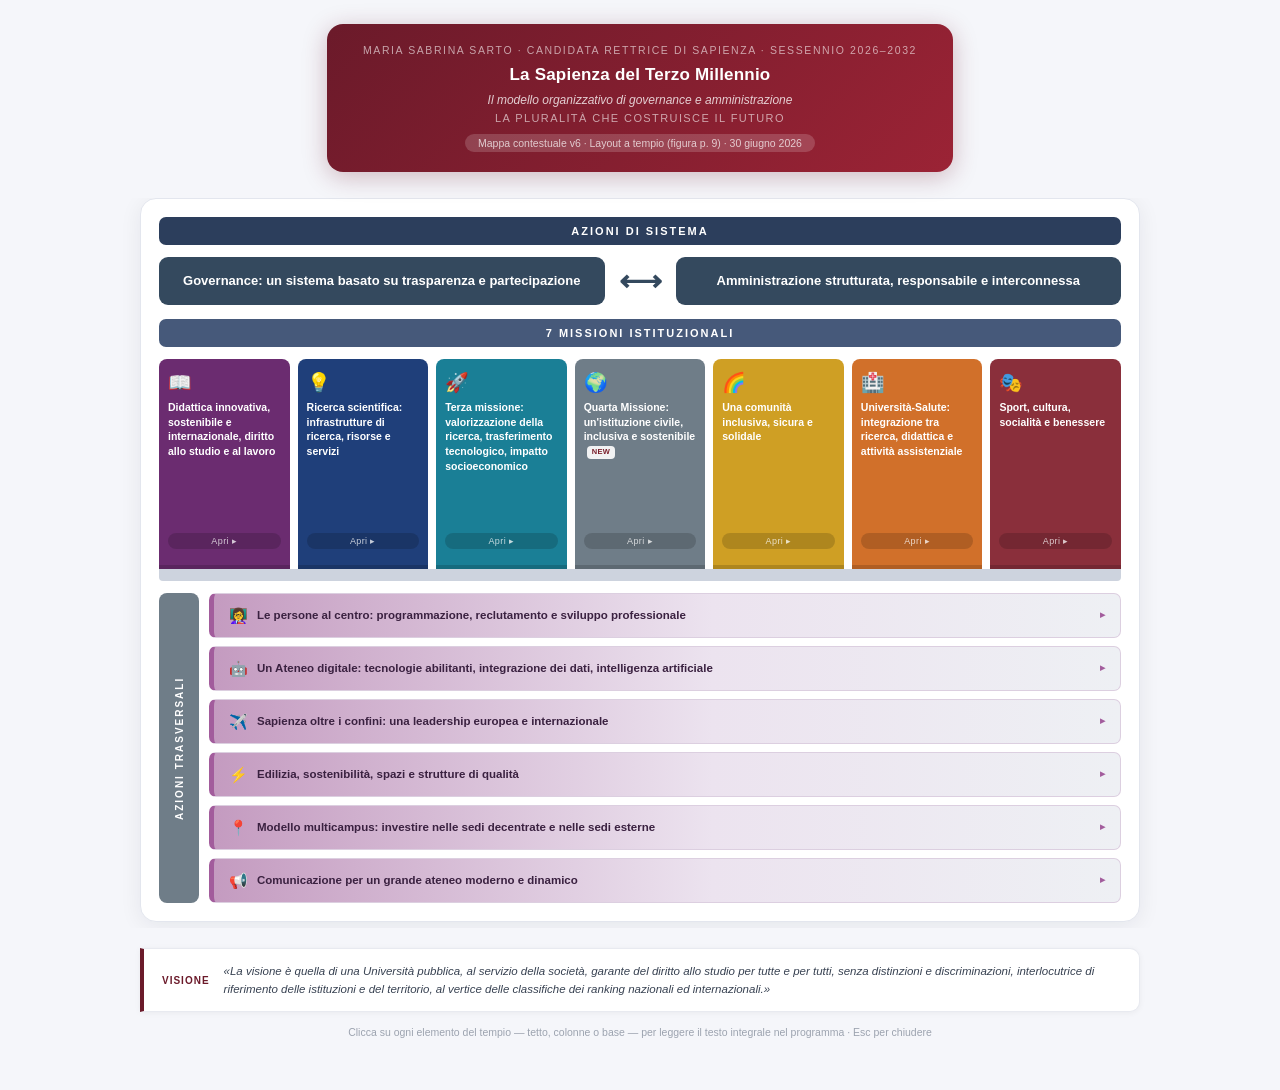
<file: mappa-contestuale.html>
<!DOCTYPE html>
<html lang="it">
<head>
<meta charset="UTF-8">
<meta name="viewport" content="width=device-width, initial-scale=1">
<title>Mappa Contestuale v6 — Programma Sarto · Sapienza 2026–2032</title>
<meta name="description" content="Mappa interattiva del programma di Maria Sabrina Sarto per la Sapienza 2026-2032: 15 aree tematiche raggruppate in 4 cluster.">
<link rel="canonical" href="https://mariasabrinasarto.it/mappa-contestuale.html">
<style>
*, *::before, *::after { box-sizing: border-box; margin: 0; padding: 0; }
body {
  font-family: -apple-system, BlinkMacSystemFont, 'Segoe UI', sans-serif;
  background: #f5f6fa;
  color: #1a1d2e;
  min-height: 100vh;
  padding: 24px 18px 52px;
}

/* ── HEADER ── */
.header { text-align: center; margin-bottom: 26px; }
.tagline {
  display: inline-block;
  background: linear-gradient(135deg, #6b1a2a 0%, #9b2335 100%);
  border-radius: 16px;
  padding: 20px 36px;
  max-width: 720px;
  box-shadow: 0 5px 24px rgba(107,26,42,.28);
}
.tagline .candidate {
  font-size: 10.5px; letter-spacing: 1.6px; text-transform: uppercase;
  color: rgba(255,255,255,.6); margin-bottom: 7px;
}
.tagline h1 {
  font-size: 17px; font-weight: 700; color: #fff;
  line-height: 1.4; letter-spacing: .2px;
}
.tagline .subtitle {
  font-size: 12px; color: rgba(255,255,255,.78); margin-top: 6px;
  font-style: italic;
}
.tagline .slogan {
  font-size: 11px; color: rgba(255,255,255,.6); margin-top: 5px;
  text-transform: uppercase; letter-spacing: 1.4px;
}
.version-tag {
  display: inline-block; margin-top: 10px;
  background: rgba(255,255,255,.17); border-radius: 20px;
  padding: 3px 13px; font-size: 10.5px; color: rgba(255,255,255,.72);
}

/* ── TEMPLE WRAPPER ── */
.temple-scroll { overflow-x: auto; padding-bottom: 6px; }
.temple {
  max-width: 1000px;
  min-width: 720px;
  margin: 0 auto;
  background: #ffffff;
  border: 1px solid #e3e6ee;
  border-radius: 16px;
  padding: 18px;
  box-shadow: 0 4px 22px rgba(20,24,44,.07);
}

/* Band headers */
.band {
  text-align: center;
  font-size: 11px; font-weight: 700; letter-spacing: 2px;
  text-transform: uppercase; color: #fff;
  padding: 8px 12px; border-radius: 7px;
}
.band-system { background: #2c3e5c; }
.band-missioni { background: #46597a; margin: 14px 0 12px; }

/* ── ROOF (AZIONI DI SISTEMA) ── */
.roof {
  display: flex; align-items: stretch; gap: 14px;
  margin-top: 12px;
}
.roof-box {
  flex: 1;
  background: #34495e;
  color: #fff;
  border-radius: 9px;
  padding: 15px 18px;
  font-size: 13px; font-weight: 600; line-height: 1.4;
  display: flex; align-items: center; justify-content: center;
  text-align: center;
  cursor: pointer;
  transition: transform .15s, box-shadow .15s, background .15s;
}
.roof-box:hover { transform: translateY(-2px); background: #3d576f; box-shadow: 0 5px 16px rgba(44,62,92,.28); }
.roof-arrow {
  flex-shrink: 0; align-self: center;
  font-size: 30px; color: #34495e; font-weight: 700;
}

/* ── COLUMNS (MISSIONI ISTITUZIONALI) ── */
.columns {
  display: grid;
  grid-template-columns: repeat(7, 1fr);
  gap: 8px;
}
.col {
  border-radius: 8px 8px 0 0;
  padding: 14px 9px 20px;
  min-height: 210px;
  color: #fff;
  cursor: pointer;
  position: relative;
  display: flex; flex-direction: column; gap: 8px;
  transition: transform .15s, box-shadow .15s, filter .15s;
  box-shadow: inset 0 -4px 0 rgba(0,0,0,.16);
}
.col:hover { transform: translateY(-3px); filter: brightness(1.06); box-shadow: 0 8px 18px rgba(0,0,0,.18), inset 0 -4px 0 rgba(0,0,0,.16); }
.col-icon { font-size: 19px; line-height: 1; }
.col-title { font-size: 10.5px; font-weight: 700; line-height: 1.4; }
.col-chev {
  margin-top: auto;
  font-size: 9px; text-align: center;
  color: rgba(255,255,255,.75);
  background: rgba(0,0,0,.16);
  border-radius: 20px; padding: 3px 0;
  letter-spacing: .4px;
}
.badge-new {
  display: inline-block; margin-left: 3px;
  background: rgba(255,255,255,.9);
  color: #7a1f2b; border-radius: 4px;
  font-size: 7.5px; font-weight: 800; padding: 1px 5px;
  vertical-align: middle; letter-spacing: .3px;
}

/* Column palette (fedele alla figura pag. 9) */
.c1 { background: #6b2c70; }  /* Didattica — viola */
.c2 { background: #1f3f7a; }  /* Ricerca — blu */
.c3 { background: #1a7f96; }  /* Terza missione — teal */
.c4 { background: #6f7d88; }  /* Quarta missione — grigio */
.c5 { background: #cf9f24; }  /* Comunità — oro */
.c6 { background: #d1702a; }  /* Università-Salute — arancio */
.c7 { background: #8a2f3b; }  /* Sport — bordeaux */

/* Stylobate (base sotto le colonne) */
.stylobate { height: 12px; background: #cdd3de; border-radius: 0 0 4px 4px; }

/* ── FOUNDATION (AZIONI TRASVERSALI) ── */
.foundation {
  display: flex; align-items: stretch; gap: 10px;
  margin-top: 12px;
}
.found-label {
  flex-shrink: 0;
  width: 40px;
  background: #6f7d88;
  color: #fff;
  border-radius: 8px;
  display: flex; align-items: center; justify-content: center;
  font-size: 10px; font-weight: 700; letter-spacing: 2px;
  text-transform: uppercase;
  writing-mode: vertical-rl; transform: rotate(180deg);
  text-align: center;
}
.found-bars { flex: 1; display: flex; flex-direction: column; gap: 8px; }
.found-bar {
  background: linear-gradient(90deg, #c49bc0 0%, #ece3ef 55%, #eef0f4 100%);
  border: 1px solid #dccfe0;
  border-left: 5px solid #a25c9c;
  border-radius: 7px;
  padding: 11px 15px;
  font-size: 11.5px; font-weight: 600; color: #3a2140;
  line-height: 1.4;
  cursor: pointer;
  display: flex; align-items: center; gap: 9px;
  transition: transform .15s, box-shadow .15s, filter .15s;
}
.found-bar:hover { transform: translateX(3px); filter: brightness(1.02); box-shadow: 0 4px 12px rgba(90,50,90,.16); }
.found-bar .fb-icon { font-size: 15px; flex-shrink: 0; }
.found-bar .fb-chev { margin-left: auto; font-size: 10px; color: #a25c9c; flex-shrink: 0; }

/* ── MODAL ── */
.modal-overlay {
  display: none; position: fixed; inset: 0; z-index: 100;
  background: rgba(20,24,44,.42); backdrop-filter: blur(4px);
  align-items: flex-start; justify-content: center;
  padding: 40px 20px; overflow-y: auto;
}
.modal-overlay.visible { display: flex; }
.modal {
  background: #fff;
  border: 1px solid #e5e7eb;
  border-radius: 16px;
  width: 100%; max-width: 720px;
  padding: 30px 34px;
  position: relative; margin: auto;
  box-shadow: 0 10px 44px rgba(0,0,0,.14);
}
.modal-close {
  position: absolute; top: 16px; right: 16px;
  background: #f3f4f6; border: 1px solid #d1d5db;
  color: #374151; width: 28px; height: 28px;
  border-radius: 50%; cursor: pointer; font-size: 14px;
  display: flex; align-items: center; justify-content: center;
  transition: background .15s;
}
.modal-close:hover { background: #e5e7eb; }
.modal-cluster {
  font-size: 10px; text-transform: uppercase; letter-spacing: 1.1px;
  color: #9ca3af; margin-bottom: 5px;
}
.modal-title {
  font-size: 18px; font-weight: 700; color: #111827;
  line-height: 1.4; margin-bottom: 18px; padding-right: 34px;
}
.modal-content p {
  font-size: 13px; line-height: 1.8; color: #374151; margin-bottom: 14px;
}
.modal-content p:last-child { margin-bottom: 0; }
.modal-content strong { color: #111827; }
.modal-content ul { margin: 8px 0 14px 18px; }
.modal-content ul li { font-size: 12.5px; line-height: 1.7; color: #374151; margin-bottom: 4px; }

/* ── VISION STRIP ── */
.vision {
  margin: 20px auto 0; max-width: 1000px;
  background: #fff;
  border: 1px solid #e8eaf0;
  border-left: 4px solid #6b1a2a;
  border-radius: 0 10px 10px 0;
  padding: 13px 18px;
  display: flex; gap: 14px; align-items: center;
  box-shadow: 0 1px 6px rgba(0,0,0,.05);
}
.vision-label {
  font-size: 10px; text-transform: uppercase; letter-spacing: 1px;
  color: #6b1a2a; flex-shrink: 0; font-weight: 700;
}
.vision-text { font-size: 11.5px; color: #374151; line-height: 1.58; font-style: italic; }

.hint { text-align: center; font-size: 10.5px; color: #9ca3af; margin-top: 14px; }

/* ── RESPONSIVE ── */
@media (max-width: 760px) {
  .temple { padding: 14px; }
  .roof { flex-direction: column; gap: 8px; }
  .roof-arrow { transform: rotate(90deg); align-self: center; font-size: 24px; }
  .hint::before { content: '↔ Scorri per vedere il tempio · '; }
}
</style>
</head>
<body>

<!-- ══ HEADER ══ -->
<div class="header">
  <div class="tagline">
    <div class="candidate">Maria Sabrina Sarto · Candidata Rettrice di Sapienza · Sessennio 2026–2032</div>
    <h1>La Sapienza del Terzo Millennio</h1>
    <div class="subtitle">Il modello organizzativo di governance e amministrazione</div>
    <div class="slogan">La pluralità che costruisce il futuro</div>
    <div class="version-tag">Mappa contestuale v6 · Layout a tempio (figura p. 9) · 30 giugno 2026</div>
  </div>
</div>

<!-- ══ TEMPIO ══ -->
<div class="temple-scroll">
<div class="temple">

  <!-- ── ROOF · AZIONI DI SISTEMA ── -->
  <div class="band band-system">Azioni di sistema</div>
  <div class="roof">
    <div class="roof-box" onclick="openModal(event,'governance')">
      Governance: un sistema basato su trasparenza e partecipazione
    </div>
    <div class="roof-arrow">⟷</div>
    <div class="roof-box" onclick="openModal(event,'amministrazione')">
      Amministrazione strutturata, responsabile e interconnessa
    </div>
  </div>

  <!-- ── COLUMNS · MISSIONI ISTITUZIONALI ── -->
  <div class="band band-missioni">7 Missioni istituzionali</div>
  <div class="columns">

    <div class="col c1" onclick="openModal(event,'didattica')">
      <span class="col-icon">📖</span>
      <div class="col-title">Didattica innovativa, sostenibile e internazionale, diritto allo studio e al lavoro</div>
      <div class="col-chev">Apri ▸</div>
    </div>

    <div class="col c2" onclick="openModal(event,'ricerca')">
      <span class="col-icon">💡</span>
      <div class="col-title">Ricerca scientifica: infrastrutture di ricerca, risorse e servizi</div>
      <div class="col-chev">Apri ▸</div>
    </div>

    <div class="col c3" onclick="openModal(event,'terzamissione')">
      <span class="col-icon">🚀</span>
      <div class="col-title">Terza missione: valorizzazione della ricerca, trasferimento tecnologico, impatto socioeconomico</div>
      <div class="col-chev">Apri ▸</div>
    </div>

    <div class="col c4" onclick="openModal(event,'quartamissione')">
      <span class="col-icon">🌍</span>
      <div class="col-title">Quarta Missione: un'istituzione civile, inclusiva e sostenibile<span class="badge-new">NEW</span></div>
      <div class="col-chev">Apri ▸</div>
    </div>

    <div class="col c5" onclick="openModal(event,'comunita')">
      <span class="col-icon">🌈</span>
      <div class="col-title">Una comunità inclusiva, sicura e solidale</div>
      <div class="col-chev">Apri ▸</div>
    </div>

    <div class="col c6" onclick="openModal(event,'salute')">
      <span class="col-icon">🏥</span>
      <div class="col-title">Università-Salute: integrazione tra ricerca, didattica e attività assistenziale</div>
      <div class="col-chev">Apri ▸</div>
    </div>

    <div class="col c7" onclick="openModal(event,'sport')">
      <span class="col-icon">🎭</span>
      <div class="col-title">Sport, cultura, socialità e benessere</div>
      <div class="col-chev">Apri ▸</div>
    </div>

  </div>
  <div class="stylobate"></div>

  <!-- ── FOUNDATION · AZIONI TRASVERSALI ── -->
  <div class="foundation">
    <div class="found-label">Azioni trasversali</div>
    <div class="found-bars">

      <div class="found-bar" onclick="openModal(event,'capitaliumano')">
        <span class="fb-icon">👩‍🏫</span>
        <span>Le persone al centro: programmazione, reclutamento e sviluppo professionale</span>
        <span class="fb-chev">▸</span>
      </div>

      <div class="found-bar" onclick="openModal(event,'digitale')">
        <span class="fb-icon">🤖</span>
        <span>Un Ateneo digitale: tecnologie abilitanti, integrazione dei dati, intelligenza artificiale</span>
        <span class="fb-chev">▸</span>
      </div>

      <div class="found-bar" onclick="openModal(event,'internazionale')">
        <span class="fb-icon">✈️</span>
        <span>Sapienza oltre i confini: una leadership europea e internazionale</span>
        <span class="fb-chev">▸</span>
      </div>

      <div class="found-bar" onclick="openModal(event,'campus')">
        <span class="fb-icon">⚡</span>
        <span>Edilizia, sostenibilità, spazi e strutture di qualità</span>
        <span class="fb-chev">▸</span>
      </div>

      <div class="found-bar" onclick="openModal(event,'multicampus')">
        <span class="fb-icon">📍</span>
        <span>Modello multicampus: investire nelle sedi decentrate e nelle sedi esterne</span>
        <span class="fb-chev">▸</span>
      </div>

      <div class="found-bar" onclick="openModal(event,'comunicazione')">
        <span class="fb-icon">📢</span>
        <span>Comunicazione per un grande ateneo moderno e dinamico</span>
        <span class="fb-chev">▸</span>
      </div>

    </div>
  </div>

</div>
</div>

<!-- Vision strip -->
<div class="vision">
  <div class="vision-label">Visione</div>
  <div class="vision-text">«La visione è quella di una Università pubblica, al servizio della società, garante del diritto allo studio per tutte e per tutti, senza distinzioni e discriminazioni, interlocutrice di riferimento delle istituzioni e del territorio, al vertice delle classifiche dei ranking nazionali ed internazionali.»</div>
</div>

<p class="hint">Clicca su ogni elemento del tempio — tetto, colonne o base — per leggere il testo integrale nel programma · Esc per chiudere</p>

<!-- ══ MODAL ══ -->
<div class="modal-overlay" id="overlay" onclick="closeOnOverlay(event)">
  <div class="modal" id="modal">
    <button class="modal-close" onclick="closeModal()">✕</button>
    <div class="modal-cluster" id="modal-cluster"></div>
    <div class="modal-title"  id="modal-title"></div>
    <div class="modal-content" id="modal-content"></div>
  </div>
</div>

<script>
const S = {

  governance: {
    cluster: "Azioni di sistema",
    title: "Governance: un sistema basato su trasparenza e partecipazione",
    paragraphs: [
      "Intendo affrontare i nodi strutturali, le complessità burocratiche e le disomogeneità interne non con interventi isolati, ma con un approccio programmatico e sistemico che implementi il <strong>modello collaborativo a matrice</strong> e si fondi su un metodo di lavoro basato su condivisione, trasparenza, dialogo, inclusione, lavoro di squadra.",
      "<strong>Un modello strutturato, responsabile, interconnesso.</strong> La governance di Sapienza deve essere ampia, articolata sulle azioni e missioni del modello organizzativo proposto. Per ognuna di queste direttrici si prevede l'articolazione in Prorettrici/Prorettori e delegate/delegati della Rettrice, con specifiche competenze. Il raccordo e coordinamento tra le aree di governance avverrà attraverso la <strong>Cabina di regia di governance</strong>, presieduta dalla Rettrice e composta dalle/dai Prorettrici/Prorettori e dalla/dal Direttrice/Direttore Generale.",
      "<strong>L'ascolto come metodo.</strong> La partecipazione non va intesa come un adempimento formale, ma come una modalità ordinaria di governo. Piena centralità assume il <strong>dialogo continuo con le rappresentanze studentesche</strong>, con l'obiettivo di trasformare l'ascolto in un motore di co-progettazione. Sarà istituito un <strong>appuntamento periodico e continuativo dedicato all'ascolto della comunità</strong> universitaria, per raccogliere esigenze, proposte e criticità. Saranno promossi <strong>momenti periodici di restituzione e confronto</strong> sullo stato di attuazione del programma, sugli obiettivi raggiunti e sulle criticità ancora aperte.",
      "<strong>L'architettura delle decisioni per una governance partecipata.</strong> Il processo decisionale valorizza il ruolo fondamentale di Dipartimenti e Facoltà nella elaborazione delle politiche strategiche. Intendo valorizzare maggiormente il ruolo del Collegio dei Direttori, <strong>rafforzando il maggiore coinvolgimento del Collegio dei Direttori di Dipartimento</strong> che esprime pareri obbligatori sulle materie di competenza. Dovrà essere prevista in forma stabile la partecipazione dei Presidi. Ritengo fondamentale valorizzare altresì il ruolo essenziale svolto dai corsi di studio e collegi di dottorato di ricerca."
    ]
  },

  amministrazione: {
    cluster: "Azioni di sistema",
    title: "Amministrazione strutturata, responsabile e interconnessa",
    paragraphs: [
      "<strong>Restituire tempo per fare ricerca e didattica di qualità: meno burocrazia, più scienza.</strong> Il tempo è la risorsa più preziosa di una comunità accademica. Eppure oggi una parte crescente del tempo dei docenti e del PTA è assorbita da adempimenti, relazioni, procedure, controlli e rendicontazioni. Mi impegno ad agire per restituire ai docenti e ai ricercatori il tempo sottratto dagli adempimenti. I due ambiti principali di intervento sono: il <strong>completamento della transizione digitale</strong> del nostro Ateneo e l'<strong>integrazione e traslazione del nuovo modello di governance a matrice</strong> nella struttura organizzativa e operativa dell'amministrazione.",
      "<strong>Un modello organizzativo interconnesso e collaborativo.</strong> L'amministrazione centrale di Sapienza non è un mero apparato burocratico di supporto, ma il vero e proprio motore strategico e operativo che permette all'Ateneo di funzionare, innovare e crescere. Per accompagnare efficacemente le missioni istituzionali, l'amministrazione centrale deve adottare un <strong>modello a matrice</strong>, superando le barriere tra aree amministrative diverse. A tal fine è necessario costituire un <strong>Gruppo di Coordinamento stabile dei Responsabili Amministrativi (RA)</strong> delle strutture periferiche, con la partecipazione dei capi ufficio delle aree dell'amministrazione centrale.",
      "<strong>Cabina di regia per l'amministrazione.</strong> Il pieno raccordo di questo gruppo di coordinamento dei RA con la Direzione Generale sarà espletato attraverso la costituzione della <strong>Cabina di regia per l'amministrazione</strong>, presieduta dalla/dal Direttrice/Direttore Generale, partecipata da tutte le Direttrici/Direttori di Area Amministrativa e dal referente del gruppo di coordinamento dei RA. Questa Cabina di regia avrà anche la funzione di recepire gli indirizzi strategici e le politiche definite in seno alla Cabina di regia di governance.",
      "<strong>Organi, procedure e semplificazione decisionale.</strong> Un'azione di governo efficace richiede <strong>procedure decisionali snelle, tempi certi</strong> e una chiara distinzione tra indirizzo politico, gestione amministrativa e responsabilità tecniche. Risulta essenziale una chiara definizione dei flussi procedurali, che si basi su un <strong>cronoprogramma di azioni</strong> e consenta una programmazione condivisa tra amministrazione centrale e strutture periferiche.",
      "<strong>Trasparenza e parità di accesso alle informazioni.</strong> A questo modello operativo a matrice deve corrispondere un'<strong>unica base di dati comune</strong>, che unifichi la molteplicità delle piattaforme e database in uso. La <strong>trasparenza amministrativa e la piena tracciabilità dei processi</strong> sono condizioni di equità e di efficienza. Questo sarà reso possibile grazie alla condivisione di dati attraverso un cruscotto di ateneo, con accesso a Dipartimenti e Facoltà."
    ]
  },

  capitaliumano: {
    cluster: "Azioni trasversali",
    title: "Investire nel capitale umano: programmazione delle risorse, reclutamento e sviluppo professionale",
    paragraphs: [
      "In un ateneo in crescita per attività di ricerca, per ampiezza e qualità dell'offerta formativa, per impegno nelle attività di terza e quarta missione, il tema dell'<strong>investimento nel capitale umano assume una centralità assoluta</strong>, sia con riferimento al personale docente che al personale tecnico-amministrativo bibliotecario. Intendo impegnarmi con fermezza per <strong>incrementare le risorse</strong> destinate al reclutamento e alla progressione di carriera del personale docente, tecnico-amministrativo e bibliotecario.",
      "<strong>Criteri chiari per la distribuzione dei punti organico.</strong> Occorre <strong>allargare la stretta logica incrementale</strong> della spesa storica a favore di una <strong>programmazione triennale ampia</strong> fondata su priorità esplicite, valutazione qualitativa e indicatori di risultato. È necessario che siano definiti <strong>nuovi criteri espliciti, condivisi e facilmente verificabili</strong> grazie a una base dati unificata di ateneo. Lo <strong>strumento cruscotto di Ateneo</strong> dovrà essere esteso al monitoraggio degli indicatori di performance a livello di Dipartimenti e Facoltà. Anche la <strong>quota strategica</strong> di diretta responsabilità della Rettrice dovrà essere assegnata a fronte di un'individuazione ex-ante chiara delle linee strategiche.",
      "<strong>Una visione sostenibile delle risorse.</strong> La <strong>sostenibilità del bilancio</strong>, che nel 2026 ha superato il miliardo di euro, non è un vincolo che limita le ambizioni, ma la condizione che le rende credibili e realizzabili nel tempo. Investire nelle persone e mantenere l'equilibrio strutturale del bilancio non sono obiettivi in conflitto, ma due facce della stessa responsabilità di governo.",
      "<strong>Il personale tecnico amministrativo bibliotecario come investimento e asse strategico.</strong> Il PTA costituisce l'asse portante dell'organizzazione e del funzionamento di ogni struttura dell'Ateneo. Saranno potenziate le politiche di reclutamento e progressione di carriera. Sarà perseguito il <strong>rafforzamento dell'organico</strong>, la stabilizzazione delle competenze acquisite, una distribuzione equilibrata dei carichi. Saranno avviati <strong>tavoli di confronto a livello ministeriale</strong> per condizioni economiche più eque.",
      "<strong>Formazione, benessere organizzativo e merito e premialità.</strong> Sarà promossa un'offerta formativa continua adeguata alla trasformazione digitale. Il <strong>riconoscimento del merito</strong> sarà reso operativo attraverso l'<strong>applicazione del nuovo sistema di premialità</strong> (Regolamento IRIS-AP, già approvato dagli Organi Collegiali), impegnandosi in prima persona a trovare soluzioni condivise con il Collegio dei Revisori, per riconoscere compensi premianti equi e trasparenti a tutto il personale docente, PTA e CEL."
    ]
  },

  comunita: {
    cluster: "Missioni istituzionali",
    title: "Una comunità inclusiva, sicura e solidale",
    paragraphs: [
      "Con ferma convinzione intendo proseguire nel percorso intrapreso su temi inerenti l'inclusione, il forte impegno contro le diseguaglianze, il serio contrasto ad ogni forma di discriminazione e violenza, la garanzia del pieno rispetto della dignità di tutte le persone. Sapienza è attiva da anni sui <strong>temi dell'inclusione, della diversità e del contrasto alle diseguaglianze</strong>. L'obiettivo è trasformare l'Ateneo in un ambiente <em>inclusive by design</em>, dove la diversità non è considerata un limite, ma un valore aggiunto.",
      "<strong>Inclusione, contrasto alle diseguaglianze, pari opportunità.</strong> Fondamentale è il ruolo svolto dal Comitato Tecnico Scientifico sulla Diversità e l'Inclusione, dal Comitato Unico di Garanzia per le Pari Opportunità, dalla <strong>Consigliera di Fiducia</strong>, figura neutrale e indipendente a cui può rivolgersi chiunque ritenga di essere vittima di molestie, mobbing o discriminazioni. È necessario perseguire con determinazione le politiche di pari opportunità (art. 51 Cost.), garantendo il corretto bilanciamento di genere in tutte le strutture.",
      "<strong>Genere, identità e contrasto alla violenza.</strong> Va data continuità alle molte iniziative assunte, in particolare al <strong>Centro Antiviolenza dell'Ateneo (CAV)</strong>, inaugurato nel luglio 2022, alla <strong>Carriera Alias</strong>, al Codice di condotta per la tutela della dignità delle persone e per la prevenzione delle molestie, alle attività di supporto psicologico e a tutte le iniziative a favore della comunità LGBTQ+. Il <strong>Gender Equality Plan (GEP)</strong> deve essere semplificato e reso più concreto, fruibile e attuabile con azioni sostanziali e di sistema.",
      "<strong>Disabilità, disturbi dell'apprendimento, accessibilità, contrasto alle diseguaglianze sociali.</strong> Da potenziare e rafforzare sono i servizi mirati che l'ateneo già offre per garantire il diritto allo studio e l'autonomia delle persone con disabilità. Forte deve essere l'impegno di Sapienza a non lasciare indietro nessuno. Fondamentale sarà la figura del <strong>garante di ateneo per gli studenti</strong>. Dovrà essere rafforzato lo sviluppo di portali e materiali didattici accessibili per superare il <em>digital divide</em> e garantire la fruibilità dei contenuti a tutti."
    ]
  },

  digitale: {
    cluster: "Azioni trasversali",
    title: "Un Ateneo digitale: tecnologie abilitanti, integrazione dei dati, intelligenza artificiale",
    paragraphs: [
      "<strong>Il modello di Ateneo 5.0</strong> intende definire l'evoluzione culturale e tecnologica delle università, trasponendo nel mondo accademico i principi della <em>Società 5.0</em> e dell'<em>Industria 5.0</em>. I suoi elementi fondamentali sono: la <strong>centralità della persona</strong> (<em>Human Centric</em>), la <strong>sostenibilità e transizione ecologica</strong>, la <strong>resilienza</strong> e la <strong>transizione digitale</strong>. L'obiettivo fondamentale è la creazione di un <strong>ecosistema digitale iperconnesso, flessibile, resiliente e sostenibile</strong>.",
      "<strong>Potenziamento delle infrastrutture digitali e transizione tecnologica di ateneo.</strong> Le linee di intervento riguardano: (i) nuova rete in fibra ottica ad altissima capacità (100 Gbps), per interconnettere tutte le sedi di Sapienza (Roma, Latina e Rieti); (ii) modernizzazione e adeguamento di reti e cablaggio intelligente; (iii) connettività wireless di ultima generazione; (iv) integrazione IoT per lo Smart Building e gestione sostenibile degli spazi; (v) <em>technology refresh</em> programmato a 5 anni per continuità operativa.",
      "<strong>Resilienza cibernetica, sicurezza delle informazioni e gestione del rischio.</strong> La progressiva digitalizzazione richiede un cambio di paradigma radicale nella protezione del patrimonio informativo. Consapevoli della crescente sofisticazione delle minacce transnazionali — come dimostrato dall'<strong>attacco informatico subito dal nostro Ateneo lo scorso febbraio</strong> — l'azione di governo promuoverà un <strong>approccio globale alla cybersecurity</strong>: tecnologie avanzate (SOC, monitoraggio continuo, <em>intrusion detection</em>, <em>back-up</em> immutabile), processi organizzativi (formazione continua, audit vulnerabilità) e <strong>standard stringenti di cybersecurity nei contratti con i fornitori esterni</strong>.",
      "<strong>Intelligenza artificiale come volano per ricerca, didattica e organizzazione.</strong> L'AI è il fattore della più profonda trasformazione tecnologica, scientifica e culturale del nostro tempo. Sapienza punta a diventare un riferimento nazionale per l'uso etico e responsabile dell'AI: sarà definito un <strong>modello di governance per l'AI</strong> fondato su responsabilità, trasparenza, equità e rispetto del quadro normativo europeo (EU AI Act), con la costituzione di un <strong>Comitato Tecnico-Scientifico di Ateneo per l'AI</strong>. Strumenti già in sperimentazione come il <strong>Retrieval-Augmented Generation (chat-botxRAG)</strong> per l'e-tutoring dovranno essere resi disponibili a tutti. Sarà garantito un accesso diffuso, equo e democratico alle risorse di calcolo avanzato, incluse le iniziative <strong>EuroHPC e le AI Factories europee</strong>."
    ]
  },

  comunicazione: {
    cluster: "Azioni trasversali",
    title: "Comunicazione per un grande ateneo moderno e dinamico",
    paragraphs: [
      "Una grande università deve essere aperta e riconoscibile. È necessario promuovere una <strong>comunicazione istituzionale moderna, trasparente ed efficace</strong>, capace di raccontare alla società le attività dell'Ateneo, le opportunità che offre, i risultati della ricerca, le innovazioni sviluppate e il valore culturale e scientifico prodotto dalla comunità accademica. Si darà continuità alle <strong>strategie comunicative ampiamente implementate negli ultimi anni</strong>, valorizzando in particolare l'aspetto di <strong>racconto della vita della nostra comunità</strong>, portando al centro le studentesse e gli studenti, ricercatrici e ricercatori, i docenti e tutti i coloro del personale tecnico-amministrativo bibliotecario.",
      "La comunicazione di Sapienza sarà basata sull'utilizzo di strumenti e piattaforme diverse, innovative e <em>multitarget</em>: <strong>Radio Sapienza</strong>, social media, sito web, media, stampa. L'obiettivo è una comunicazione mirata al cittadino, alle famiglie degli studenti e agli stakeholder, focalizzandosi sulla comunità Sapienza e sul messaggio di <strong>Sapienza come comunità eccellente ed inclusiva</strong>, aperta a tutti coloro che scelgono un percorso di formazione di qualità. Dovrà essere rafforzato e reso centrale anche il ruolo del <strong>Comitato Editoriale Web</strong> nello svolgere azione di allineamento e raccordo degli strumenti di comunicazione web.",
      "Fondamentale è il tema dell'<strong>accessibilità dei contenuti della comunicazione</strong> per promuovere l'approccio di inclusività che è centrale nelle missioni di Sapienza (capitolo XIII). Per conseguire tale fine è strategico un investimento mirato a rafforzare il settore con figure qualificate, corrispondenti ai diversi target di comunicazione, combinato con iniziative di formazione dedicate.",
      "Il <strong>posizionamento nelle classifiche nazionali e internazionali</strong> è uno strumento utile a leggere i punti di forza e le aree di miglioramento dell'Ateneo, non un obiettivo in sé. Sarà perseguita una gestione consapevole degli indicatori, dalla corretta affiliazione delle pubblicazioni alla qualità delle informazioni trasmesse, per rappresentare con accuratezza il reale valore di Sapienza e sostenerne la <strong>reputazione su scala globale</strong>."
    ]
  },

  internazionale: {
    cluster: "Azioni trasversali",
    title: "Sapienza oltre i confini: una leadership europea e internazionale",
    paragraphs: [
      "La Sapienza, per storia, dimensione e autorevolezza scientifica, è chiamata a svolgere un ruolo di primo piano nello spazio europeo della ricerca e della formazione superiore. <strong>Rafforzarne la dimensione internazionale</strong> significa investire responsabilmente sul futuro dell'Ateneo. Ritengo fondamentale rilanciare e rafforzare una <strong>strategia di internazionalizzazione strutturata, trasversale, integrata e orientata al massimo impatto</strong>.",
      "<strong>Visione e posizionamento globale.</strong> La <strong>dimensione internazionale rappresenta una componente essenziale dell'identità e delle missioni dell'Ateneo</strong>. Sarà valorizzata in particolare la storica funzione di riferimento dell'Ateneo per aree strategiche quali il Mediterraneo, l'America Latina, l'Africa, il Medio Oriente e l'Asia. Fondamentale è l'attenzione al posizionamento dell'Ateneo nei ranking internazionali come strumento di lettura e miglioramento. In tale contesto è fondamentale l'attenzione all'<strong>Alleanza CIVIS</strong>, che si avvale oggi di una rete di <strong>11 università europee e di 6 africane</strong>.",
      "<strong>Attrazione dei talenti e cultura dell'accoglienza.</strong> La capacità di attrarre talenti richiede servizi adeguati e una reale cultura dell'ospitalità. I servizi di supporto si concentreranno sull'<strong>housing</strong>, valorizzando e sviluppando ulteriormente le residenze universitarie e i servizi di ospitalità già attivati, sull'orientamento, sull'assistenza amministrativa, sui percorsi di inclusione nella vita accademica e sociale, sull'insegnamento della lingua italiana. Sarà data continuità alle iniziative di <strong>visiting professors e visiting researchers</strong>, considerando la possibilità di estendere il periodo di ospitalità.",
      "<strong>Il Dottorato di Ricerca come Volano Internazionale.</strong> I corsi di dottorato rappresentano uno dei principali strumenti di internazionalizzazione. Le azioni principali includono: (i) sostenere i dottorati internazionali congiunti, le cotutele e i titoli multipli con partner di eccellenza; (ii) incrementare il finanziamento di borse attraverso accordi con enti e fondazioni internazionali; (iii) promuovere una partecipazione intensiva ai principali programmi europei (Marie Skłodowska-Curie, Erasmus+); (iv) <strong>introdurre e disciplinare formalmente lo status di <em>visiting PhD</em></strong>.",
      "<strong>Semplificazione e supporto amministrativo.</strong> Per sostenere efficacemente questi processi sarà fondamentale la <strong>ricostituzione di un'Area dedicata</strong> ai servizi e al supporto all'internazionalizzazione, che funga da catalizzatore e volano di crescita di tutte le attività di matrice internazionale attinenti alle diverse missioni istituzionali dell'Ateneo. Sarà fondamentale il ruolo di raccordo con il MAECI, con Ambasciate e Consolati, per valorizzare la rete di oltre <strong>2160 accordi internazionali esistenti</strong>."
    ]
  },

  ricerca: {
    cluster: "Missioni istituzionali",
    title: "Ricerca scientifica: finanziamenti, infrastrutture, risorse e servizi",
    paragraphs: [
      "Nell'ultimo sessennio la ricerca scientifica in Sapienza ha portato a risultati sempre di maggiore rilevanza e impatto, sostenendo la <strong>crescita del nostro Ateneo nei ranking nazionali ed internazionali</strong>. La sfida del PNRR ha rappresentato una spinta propulsiva. La posizione di <strong>primo Ateneo in Italia per progetti FIS3 della tipologia Starting Grant</strong> è frutto delle strategie per la ricerca rivolte principalmente ai dottorandi, assegnisti di ricerca e specializzandi. Considero fondamentale mettere in atto azioni che puntino al <strong>potenziamento e consolidamento dell'ecosistema della ricerca scientifica</strong>.",
      "<strong>Le infrastrutture di ricerca.</strong> Intendo proseguire nel percorso di potenziamento e sostegno alle infrastrutture di ricerca di Ateneo, attraverso: il completamento delle <em>facilities</em> omogenee per tipologia di strumentazione; il <strong>miglioramento dell'accessibilità all'infrastruttura</strong> mediante una piattaforma unica di gestione; il rafforzamento della linea di finanziamento dedicata alla manutenzione di attrezzature scientifiche; la valorizzazione del <strong>personale tecnico altamente qualificato</strong>, incluso il tecnologo a tempo indeterminato. Lo sviluppo dovrà collocarsi in coerenza con il PNIR e con le strategie ESFRI.",
      "<strong>Attrazione talenti, finanziamenti e qualità.</strong> Sarà implementata una <strong>politica di sostegno alla ricerca scientifica capillare, basata sui principi di equità, inclusività, pari opportunità</strong> per tutte le ricercatrici e tutti i ricercatori, valorizzando tutti gli ambiti scientifici. La capacità di attrarre finanziamenti competitivi (ERC, Horizon, PRIN) dipende in misura crescente dalla qualità del supporto professionale. Per la <strong>qualità</strong>: sistema interno di monitoraggio continuo, rispetto delle specificità disciplinari e rifiuto di automatismi bibliometrici; affiliazione corretta delle pubblicazioni.",
      "<strong>Etica, sicurezza, integrità della ricerca.</strong> Ogni attività di ricerca deve essere condotta nel rispetto dei più elevati standard scientifici e deontologici. Sarà valorizzato il ruolo del <strong>Comitato Etico per la Ricerca Transdisciplinare (CERT)</strong>, in seno al quale è istituito un <strong>Panel Dual Use</strong>. La <strong>sicurezza della ricerca</strong> è il terzo pilastro fondamentale: tutela e corretta valorizzazione dei risultati e della proprietà intellettuale, consapevolezza delle questioni connesse alla ricerca a duplice uso, sicurezza dei dati della ricerca.",
      "<strong>Governare il post-PNRR: la sfida strategica di Sapienza.</strong> La partecipazione di Sapienza alle numerose iniziative strutturate in forma di fondazione — i Centri Nazionali, gli Ecosistemi e i Partenariati Estesi — comporta impegni economici per oltre <strong>600.000 euro annui di quote associative</strong>. Interverrò su tre fronti: (i) <strong>continuità alle infrastrutture e alle reti attivate</strong>, inserendole nella pianificazione economico-finanziaria pluriennale; (ii) le <strong>economie di progetto generate dal PNRR</strong> dovranno essere reinvestite in modo programmatico per alimentare l'ecosistema della ricerca; (iii) <strong>azione concordata verso il MUR</strong> per completare il piano straordinario per il reclutamento degli RTT e attivare reclutamento di tecnologi a tempo indeterminato."
    ]
  },

  terzamissione: {
    cluster: "Missioni istituzionali",
    title: "Terza missione: valorizzazione della ricerca, trasferimento tecnologico, impatto socioeconomico",
    paragraphs: [
      "La natura generalista della Sapienza costituisce un vantaggio competitivo unico nel promuovere la terza missione. Nuovo impulso dovrà essere dato a tutta la filiera della terza missione, dalla valorizzazione della ricerca al trasferimento tecnologico, dalla brevettazione fino alla <strong>creazione, incubazione e accelerazione di start-up</strong>. L'istituzione recente del centro di ricerca e servizi <strong>SIEH</strong> si inquadra nell'ottica di rafforzare le attività di terza missione, con particolare riferimento agli aspetti legati al supporto alle start-up e spin-off e alla promozione della cultura imprenditoriale.",
      "<strong>Valorizzazione della ricerca e trasferimento tecnologico.</strong> La sfida dei prossimi anni sarà quella di consolidare e rafforzare un ecosistema dell'innovazione sempre più integrato, nel quale ricerca fondamentale, ricerca applicata, trasferimento tecnologico e impatto sociale si alimentino reciprocamente. Tra le possibili soluzioni c'è quella di creare un <strong><em>in-house</em> di Sapienza</strong> (come ha adottato la Regione Lazio con la creazione di <em>Lazio Innova</em>) con la funzione di traghettare i prodotti innovativi della ricerca al conseguimento della certificazione, innalzandone e validandone il livello di maturità tecnologica.",
      "<strong>Tutela della proprietà intellettuale e promozione di nuova imprenditorialità.</strong> Particolare attenzione sarà dedicata alla tutela e valorizzazione della proprietà intellettuale, alla semplificazione dei processi di brevettazione, alla promozione di spin-off e startup innovative. Le esperienze di <strong>DTC Lazio</strong>, <strong>Rome Technopole</strong> e <strong>D34Health</strong> rappresentano un patrimonio strategico da consolidare e sviluppare ulteriormente, rafforzando il posizionamento dell'Ateneo nei principali ecosistemi nazionali ed europei dell'innovazione.",
      "<strong>Impatto sociale.</strong> Trasformare la conoscenza in valore per la società, la ricerca in innovazione e l'innovazione in sviluppo sostenibile rappresenta una delle principali responsabilità di una grande università pubblica. La Sapienza genera conoscenza, forma professionisti e cittadini, contribuisce all'innovazione, alla tutela della salute, alla crescita economica, allo sviluppo culturale, alla sostenibilità ambientale. In questa direzione saranno rafforzate e potenziate le iniziative di <strong><em>public engagement</em></strong>, le iniziative di divulgazione scientifica, i percorsi di cittadinanza attiva e le collaborazioni con scuole, enti locali, associazioni e organizzazioni del terzo settore."
    ]
  },

  quartamissione: {
    cluster: "Missioni istituzionali",
    title: "Quarta missione: un'istituzione civile, inclusiva e sostenibile",
    paragraphs: [
      "Se la Terza Missione apre le porte della Sapienza verso l'esterno per trasformare la conoscenza in valore economico e culturale, la <strong>Quarta Missione rappresenta l'assunzione di una piena responsabilità politica, sociale ed etica</strong> nei confronti della nostra comunità interna e del pianeta. Essere l'università più grande d'Europa ci impone di non essere semplici spettatori dei cambiamenti, ma il <strong>motore pulsante di una transizione sociale ed ecologica che metta al centro la persona</strong>.",
      "<strong>Diversità, equità, inclusione, fragilità.</strong> Per la Sapienza del terzo millennio, la Quarta Missione rappresenterà la sintesi civile dell'operato dell'Ateneo: un impegno concreto per l'uguaglianza, l'abbattimento delle barriere, la giustizia sociale (capitolo XIV), la sostenibilità ambientale declinata nel modello di Ateneo 5.0 (capitolo V) e da attuare nel programma di Campus Sapienza 5.0 (capitolo VII). La Sapienza del futuro non si limiterà a produrre sapere, ma si farà <strong>custode e promotrice di cittadinanza attiva</strong>. Da perseguire e sostenere sarà il progetto del <strong>Polo Universitario Penitenziario</strong>, il tema dell'accessibilità «universale», le politiche abitative e welfare studentesco, gli obiettivi di una Didattica innovativa, sostenibile.",
      "<strong>Co-creazione con il territorio e salute pubblica.</strong> Le attività di co-creazione con il territorio e salute pubblica mirano al <strong>contrasto alla povertà educativa</strong>. Saranno rafforzati gli incontri di <em>civic engagement</em> promossi dall'ateneo nelle periferie romane, collaborando con scuole, associazioni e terzo settore per offrire orientamento, supporto didattico e presidi culturali. Relativamente agli aspetti correlati alla salute come bene comune, la valorizzazione dell'integrazione tra la ricerca scientifica dei nostri Policlinici universitari e il territorio, attraverso campagne diffuse e gratuite di screening, prevenzione e divulgazione sanitaria — come le iniziative di successo <strong>Padel e Salute</strong> — rimane un asset strategico.",
      "Per portare avanti questa missione così trasversale e interconnessa con le attività dell'ateneo, sarà fondamentale promuovere l'attuazione del modello a matrice descritto nei capitoli I e II per assicurare la connessione tra ateneo centrale e strutture periferiche (Dipartimenti, Facoltà e Centri), proseguendo nella linea di finanziamento stabile e trasparente dei progetti ad impatto sociale promossi da Dipartimenti e Facoltà."
    ]
  },

  salute: {
    cluster: "Missioni istituzionali",
    title: "Università-Salute: integrazione tra ricerca, didattica e attività assistenziale",
    paragraphs: [
      "Per Sapienza la dimensione della salute rappresenta un terreno strategico in cui ricerca, didattica, formazione specialistica e assistenza si intrecciano in modo inscindibile. La presenza di una grande area medica, in grado di fornire sia una ricerca di base che una ricerca clinica di alto livello, e il rapporto con le strutture assistenziali, costituiscono un patrimonio unico, che richiede una governance attenta a <strong>coniugare l'eccellenza scientifica e formativa con la qualità e la continuità dell'assistenza</strong>. Sapienza svolge le sue attività istituzionali ed assistenziali in <strong>tre poli ospedalieri importanti</strong> (Policlinico Umberto I, Ospedale Sant'Andrea, Polo Pontino) e sta avviando un ulteriore polo presso la sede di Rieti.",
      "L'<strong>Art. 27 dello Statuto di Sapienza</strong> sancisce l'importanza dell'integrazione tra attività universitarie e assistenziali. Il <strong>ruolo di cerniera delle Facoltà mediche</strong> nell'integrazione tra attività di ricerca e didattica e attività assistenziali è centrale, così come affermato al comma 2 del medesimo articolo. Questo ruolo di raccordo deve <strong>valorizzare il rapporto con i Dipartimenti</strong>, centrali per tutti gli aspetti attinenti alla ricerca, alla gestione dei laboratori e dei finanziamenti per la ricerca, per la programmazione delle risorse e per i reclutamenti.",
      "<strong>Un coordinamento competente e condiviso per l'integrazione equa delle attività accademiche e assistenziali.</strong> In tale ottica sarà perseguito un rapporto sempre più sinergico tra l'ateneo e le aziende ospedaliere e le strutture sanitarie. Ritengo fondamentale dare seguito alla previsione statutaria, istituendo un <strong>Comitato di Coordinamento per l'integrazione delle attività accademiche e assistenziali dei docenti di area medica</strong>, partecipato dai Presidi delle facoltà mediche e presieduto da una figura di elevato profilo, con elevata competenza, qualità, autorevolezza ed equilibrio.",
      "<strong>La sfida dei grandi ospedali per promuovere la qualità dell'integrazione tra attività accademiche e assistenziali.</strong> Il progetto di ristrutturazione del <strong>Policlinico Umberto I</strong> prevede la demolizione e ricostruzione di vari edifici per creare un unico grande monoblocco ospedaliero e la realizzazione di un moderno campus con un investimento stimato di circa <strong>1 miliardo di euro</strong>. Il ruolo dell'Ateneo dovrà essere centrale per garantire un'integrazione equilibrata tra assistenza clinica, ricerca, accademia e innovazione. Le opportunità che si apriranno con la dismissione delle strutture assistenziali dell'attuale Policlinico potranno essere valorizzate per la creazione di spazi e laboratori di qualità per la ricerca scientifica nelle scienze mediche, aule, spazi studio, spazi dedicati a servizi per la comunità accademica."
    ]
  },

  didattica: {
    cluster: "Missioni istituzionali",
    title: "Didattica innovativa, sostenibile e internazionale, diritto allo studio e lavoro",
    paragraphs: [
      "In accordo con la propria Carta dei diritti e dei doveri delle studentesse e degli studenti, Sapienza promuove l'<strong>accesso universale alla formazione</strong>. La visione per La Sapienza del terzo millennio mette al centro la qualità dell'esperienza formativa e la crescita della persona. L'azione programmatica si articola intorno a: (i) rimettere al centro l'esperienza studentesca con dialogo continuo con le rappresentanze; (ii) promuovere l'innovazione nei metodi didattici; (iii) dare maggiore centralità ai singoli Corsi di Studio (CdS); (iv) intercettare le peculiarità del territorio; (v) consolidare le sinergie con il tessuto produttivo; (vi) rafforzare gli strumenti di orientamento e tutoraggio.",
      "<strong>Una comunità studentesca in continua crescita.</strong> Nell'ultimo sessennio, l'ateneo ha assistito a una crescita continua del numero di studenti: <strong>da poco meno di 113.000 nel 2020 tocca i quasi 126.000 nel 2026</strong>. Il numero medio di studenti per docente è passato da circa 34 a quasi 36. Il dato più critico è certamente legato alla riduzione del personale tecnico amministrativo. La sfida è in primo luogo legata al <strong>potenziamento del personale tecnico-amministrativo</strong> in dotazione ai Dipartimenti dedicato al supporto della didattica. Strumenti e piattaforme digitali di ausilio dovranno essere interoperabili e basarsi su un unico data-base di Ateneo.",
      "<strong>Studentesse e studenti al centro del diritto allo studio.</strong> Il supporto alla comunità studentesca supera la sola dimensione del sostegno economico. Si dovrà puntare a un potenziamento strutturale dei servizi di welfare, attraverso: infrastrutture e logistica (alloggi, borse, aule, welfare abitativo — tavolo permanente con Regione Lazio e Comune per voucher affitto); supporto alla persona (tutorato, <strong>salute psicofisica e benessere degli studenti</strong>, servizi per disabilità e DSA); integrazione culturale e contrasto alla dispersione. Sarà rafforzato il sistema di tutorato alla pari per dare sostegno a tutti e a tutte.",
      "<strong>Servizi, spazi e qualità dell'esperienza universitaria.</strong> Fondamentale sarà un sistema di <strong>gestione integrata delle aule</strong> attraverso una piattaforma comune basata su intelligenza artificiale, per la costruzione dell'orario delle lezioni che garantisca una distribuzione equilibrata del carico formativo agli studenti e ai docenti. Sarà data particolare attenzione alla <strong>cura e messa a disposizione di spazi per lo studio</strong> attraverso un sistema IoT che segnali la presenza di postazioni vacanti. Centrale è il tema degli spazi comuni, per favorire il networking tra gli studenti.",
      "<strong>Didattica telematica e IA a supporto della didattica.</strong> L'Ateneo Telematico <strong>UniTelma Sapienza</strong> è già un asset strategico da valorizzare: non come entità separata, ma come laboratorio di innovazione per sviluppare modelli ibridi — <em>blended learning</em> — che integrino presenza e distanza. Il <strong>Digital Education Hub (DEH)</strong>, già in sperimentazione, porta avanti tecniche come il <em>Retrieval-Augmented Generation (chat-botxRAG)</em> per l'e-tutoring, da rendere disponibili a tutti gli ambiti disciplinari. Il <strong>CORIT</strong> dovrà essere valorizzato, sostenendo un approccio <em>bottom-up</em> che promuova le progettualità e le proposte dei singoli corsi di studio.",
      "<strong>Un piano straordinario per l'internazionalizzazione e il terzo livello della formazione.</strong> L'internazionalizzazione della didattica richiede: pianificazione strategica delle aree geografiche; revisione del processo di reclutamento degli studenti internazionali; <strong>certificazione C1 per i docenti</strong> di CdS erogati interamente in lingua inglese (Centro Linguistico di Ateneo CLA); azioni per aumentare studenti <em>outgoing</em>. Per la formazione dottorale (IDT/ANVUR): percorsi interdisciplinari, competenze trasversali, integrità della ricerca, potenziamento della produttività scientifica dei dottorandi; <strong>incremento della Borsa di Dottorato</strong> con un massimo e un minimo stabiliti a livello di ateneo; monitoraggio degli esiti occupazionali dei dottori di ricerca."
    ]
  },

  campus: {
    cluster: "Azioni trasversali",
    title: "Edilizia, sostenibilità, spazi e strutture di qualità — Il Campus Sapienza 5.0",
    paragraphs: [
      "Ritengo strategico definire e attuare un piano strutturato di interventi ed investimenti finalizzati alla <strong>riqualificazione, manutenzione e valorizzazione del patrimonio</strong> edilizio e degli impianti ed infrastrutture tecnologiche. Il sovraccarico di lavoro e il sottodimensionamento della struttura tecnico-amministrativa che fa capo all'area di gestione edilizia rappresentano un collo di bottiglia importante. Particolare attenzione dovrà essere rivolta alle <strong>esigenze delle studentesse e degli studenti</strong>, soprattutto di quelli fuori sede.",
      "<strong>Sicurezza, accessibilità e pianificazione degli interventi.</strong> Sarà data priorità alla sicurezza degli ambienti (safety e security), all'adeguamento normativo e all'<strong>abbattimento delle barriere architettoniche</strong>. La complessità del <strong>piano BEI</strong>, che dovrà completarsi nel 2027-28, vede ancora interventi da sbloccare che oramai sono in fase interlocutoria da anni — tra questi vi sono il <strong>C10, Borghetto Flaminio, le aule per la didattica, le residenze</strong>. Dovrà essere elaborato un piano straordinario per l'edilizia didattica per la riqualificazione, efficientamento e ridistribuzione logistica degli spazi.",
      "<strong>Sicurezza nei luoghi di lavoro.</strong> Sarà fondamentale potenziare l'intero impianto della salute e sicurezza nei luoghi di lavoro. Per conseguire questo obiettivo sarà fondamentale investire in un piano di reclutamento di figure specializzate per costituire un <strong>team di Addetti al Servizio di Prevenzione e Protezione (ASPP)</strong>, volto a supportare l'attività dei Responsabili (RSPP) e a collaborare attivamente con i Direttori di Dipartimento e di Centro, e con Presidi di Facoltà (modello adottato da altri grandi atenei come <strong>Napoli Federico II o Bologna</strong>). Sarà infine strategica l'attivazione di un <strong>servizio dedicato all'interno dell'Area Gestione Edilizia</strong>, finalizzato alla tempestiva risoluzione delle criticità.",
      "<strong>Il Campus Sapienza 5.0.</strong> Il <em>campus Sapienza 5.0</em> consiste nella trasformazione, in termini di transizione energetica e digitale, del campus universitario in <strong>laboratorio di sostenibilità e in struttura ad alta efficienza energetica</strong>. Con oltre <strong>21 MW di potenza e un consumo annuo di 35 GWh</strong> delle reti elettriche, la Sapienza è tra gli utenti più energivori di Roma. L'obiettivo è realizzare un <strong>ateneo interconnesso multisito</strong>: rete energetica intelligente e integrata; flessibilità energetica totale (parco fotovoltaico, sistemi di accumulo diffusi, gestione predittiva dei consumi tramite IA/ML/IoT); le reti elettriche trasformate in <em>smart grid</em> diffuse. Sperimentando i nuovi modelli di business delle <strong>Comunità Energetiche Rinnovabili (CER)</strong>, Sapienza si porrà come punto di riferimento scientifico a livello nazionale e internazionale — la più importante e flessibile <em>smart grid</em> della città."
    ]
  },

  multicampus: {
    cluster: "Azioni trasversali",
    title: "Modello multicampus: investire nelle sedi decentrate e nelle sedi esterne",
    paragraphs: [
      "Sapienza si articola in <strong>36 sedi nella città di Roma</strong> e in 2 sedi esterne, rispettivamente a Latina e a Rieti, oltre ai 2 policlinici universitari. Le sedi decentrate e i poli territoriali universitari rappresentano componenti preziose dell'identità della Sapienza e del suo rapporto con il territorio. Esse costituiscono presidi di didattica, ricerca e impatto sociale e devono essere potenziate attraverso una <strong>strategia di sviluppo dedicata</strong>.",
      "<strong>Il modello multicampus.</strong> Il concetto di multicampus proiettato nella dimensione di Ateneo 5.0 sarà basato sulla realizzazione di una <strong>unica piattaforma informatica</strong> per consentire la gestione e il monitoraggio degli edifici, delle aule e dei laboratori delle sedi decentrate in tempi contingentati e in modo efficiente. Dovrà essere garantito alle sedi decentrate <strong>accesso equo ai servizi, alle infrastrutture e alle piattaforme strumentali</strong> condivise dell'Ateneo. Agli interventi edili e infrastrutturali nelle sedi decentrate dovrà essere data urgenza laddove lo stato di degrado rappresenta un ostacolo alla piena fruizione delle sedi.",
      "<strong>Il polo universitario di Latina.</strong> La sede distaccata di Latina (coordinata dal centro Ce.R.S.I.Te.S.) rappresenta un modello di riferimento per gli insediamenti universitari periferici. Gli interventi da realizzare devono essere mirati anche a migliorare la fruibilità attraverso l'implementazione di un <strong>modello di <em>smart campus</em> diffuso</strong>. Elemento essenziale è la <strong>creazione di un <em>digital twin</em> del polo pontino</strong> che consenta di monitorare in tempo reale i trasporti, l'occupazione delle aule studio, la disponibilità dei laboratori e l'efficienza energetica degli edifici. Un secondo aspetto è il <strong>collegamento tra le sedi universitarie e la stazione ferroviaria di Latina Scalo</strong>: realizzazione di una linea dedicata di navette a trazione elettrica affiancata da una rete di veicoli elettrici in sharing.",
      "<strong>Il polo universitario di Rieti.</strong> Il nuovo insediamento universitario è presieduto dal Dipartimento <strong>BESSa</strong> di recente istituzione, con vocazione altamente multidisciplinare. A fianco del dipartimento BeSSA è opportuno menzionare la presenza del centro <strong>Ce.Sa.Ri.</strong> A livello di governance risulterà strategico istituire un <strong>Comitato di coordinamento per le sedi esterne di Sapienza</strong>, composto dai delegati della Rettrice per ciascuna di esse e dai Direttori delle strutture organizzative locali (Dipartimenti e Centri). Sarà opportuno <strong>regolamentare la tipologia di dipartimento multidisciplinare</strong>, per quanto attiene all'attribuzione dei finanziamenti per la ricerca, al riconoscimento dei carichi didattici, alla distribuzione delle risorse."
    ]
  },

  sport: {
    cluster: "Missioni istituzionali",
    title: "Sport, cultura, socialità e benessere",
    paragraphs: [
      "Lo sport, la cultura e la socialità non costituiscono elementi accessori della vita universitaria, ma <strong>componenti essenziali della qualità della vita accademica e del benessere</strong> di studentesse, studenti, personale docente, tecnico-amministrativo, bibliotecario e socio-sanitario. Un ambiente accogliente, vitale e inclusivo è condizione imprescindibile per l'eccellenza nella formazione e nella ricerca: è nella cura degli spazi, dei tempi e delle relazioni che si rafforza il senso di appartenenza alla comunità.",
      "<strong>Cultura e patrimonio.</strong> Sapienza custodisce un patrimonio culturale di straordinaria ricchezza. Sarà valorizzato il contributo di esperienze uniche come: <strong>MuSa – Musica Sapienza</strong>, che dal 2006 riunisce studentesse, studenti, docenti e personale tecnico-amministrativo nelle proprie orchestre; <strong>Theatron – Teatro antico alla Sapienza</strong>, che dal 2010 traduce e porta in scena i testi del teatro greco e latino. Assume valore strategico la piena valorizzazione del <strong>Teatro di Ateneo</strong>, luogo storico della vita teatrale universitaria, da restituire stabilmente alla comunità come spazio aperto di produzione e di programmazione. Fondamentale è la partecipazione di Sapienza al <strong>Centro di eccellenza del DTC Lazio</strong> e al partenariato esteso <strong>CHANGES</strong>.",
      "<strong>Sport e attività motoria.</strong> <strong>Sapienza Sport</strong> dovrà essere potenziata e valorizzata, trasformata in vero e proprio campus sportivo per le studentesse e gli studenti, che possano trovarvi un ambiente accogliente ed ospitale, dotato di strutture sportive di eccellenza, ma anche <strong>aule studio e spazi di socializzazione e condivisione</strong>. L'Ateneo dovrà fornire maggiore sostegno a questa importante realtà, impegnandosi nel rinnovo della concessione in scadenza e sostenendolo con risorse sufficienti. Sarà prevista l'attuazione di un <strong>piano di mobilità sostenibile</strong> per il collegamento alle sedi dell'Ateneo.",
      "<strong>Spazi e socialità.</strong> Cruciale sarà la creazione e riqualificazione di <strong>spazi di studio, incontro e condivisione</strong>, quali ad esempio aule studio, sale lettura, aree verdi, luoghi di ristoro e di aggregazione, distribuiti tra la Città Universitaria, i poli e le sedi decentrate, affinché a tutte e a tutti siano garantiti tempi e luoghi adeguati allo studio, al lavoro e alla vita di relazione. La gestione di questi spazi potrà avvalersi di strumenti digitali e di sistemi intelligenti di monitoraggio.",
      "<strong>Benessere e salute.</strong> Sarà data continuità al <strong>rafforzamento dei servizi di ascolto e supporto psicologico e di assistenza sanitaria</strong>, promozione di una cultura della prevenzione e di stili di vita sani, attenzione alla conciliazione dei tempi di vita, studio e lavoro e al benessere organizzativo del personale.",
      "<strong>Inclusione e accessibilità.</strong> Le opportunità sportive, culturali e sociali dovranno essere effettivamente <strong>fruibili da tutte le componenti, rimuovendo ogni barriera fisica o sostanziale e rifiutando ogni forma di discriminazione</strong>, in coerenza con i valori di equità e inclusione e con i principi costituzionali che ispirano l'intera azione di governo. Particolare attenzione sarà dedicata alla piena accessibilità degli spazi e delle attività per le persone con disabilità e con disturbi specifici dell'apprendimento."
    ]
  }

};

function openModal(event, key) {
  event.stopPropagation();
  const sec = S[key];
  if (!sec) return;
  document.getElementById('modal-cluster').textContent = sec.cluster || '';
  document.getElementById('modal-title').textContent = sec.title;
  const mc = document.getElementById('modal-content');
  mc.innerHTML = '';
  (sec.paragraphs || []).forEach(t => {
    const p = document.createElement('p');
    p.innerHTML = t;
    mc.appendChild(p);
  });
  document.getElementById('overlay').classList.add('visible');
  document.body.style.overflow = 'hidden';
}
function closeModal() {
  document.getElementById('overlay').classList.remove('visible');
  document.body.style.overflow = '';
}
function closeOnOverlay(e) {
  if (e.target === document.getElementById('overlay')) closeModal();
}
document.addEventListener('keydown', e => { if (e.key === 'Escape') closeModal(); });
</script>
</body>
</html>
</file>
<file: font/fonts.css>
/* cyrillic-ext */
@font-face {
  font-family: 'Inter';
  font-style: normal;
  font-weight: 400;
  font-display: swap;
  src: url(UcC73FwrK3iLTeHuS_nVMrMxCp50SjIa2JL7W0Q5n-wU.woff2) format('woff2');
  unicode-range: U+0460-052F, U+1C80-1C8A, U+20B4, U+2DE0-2DFF, U+A640-A69F, U+FE2E-FE2F;
}
/* cyrillic */
@font-face {
  font-family: 'Inter';
  font-style: normal;
  font-weight: 400;
  font-display: swap;
  src: url(UcC73FwrK3iLTeHuS_nVMrMxCp50SjIa0ZL7W0Q5n-wU.woff2) format('woff2');
  unicode-range: U+0301, U+0400-045F, U+0490-0491, U+04B0-04B1, U+2116;
}
/* greek-ext */
@font-face {
  font-family: 'Inter';
  font-style: normal;
  font-weight: 400;
  font-display: swap;
  src: url(UcC73FwrK3iLTeHuS_nVMrMxCp50SjIa2ZL7W0Q5n-wU.woff2) format('woff2');
  unicode-range: U+1F00-1FFF;
}
/* greek */
@font-face {
  font-family: 'Inter';
  font-style: normal;
  font-weight: 400;
  font-display: swap;
  src: url(UcC73FwrK3iLTeHuS_nVMrMxCp50SjIa1pL7W0Q5n-wU.woff2) format('woff2');
  unicode-range: U+0370-0377, U+037A-037F, U+0384-038A, U+038C, U+038E-03A1, U+03A3-03FF;
}
/* vietnamese */
@font-face {
  font-family: 'Inter';
  font-style: normal;
  font-weight: 400;
  font-display: swap;
  src: url(UcC73FwrK3iLTeHuS_nVMrMxCp50SjIa2pL7W0Q5n-wU.woff2) format('woff2');
  unicode-range: U+0102-0103, U+0110-0111, U+0128-0129, U+0168-0169, U+01A0-01A1, U+01AF-01B0, U+0300-0301, U+0303-0304, U+0308-0309, U+0323, U+0329, U+1EA0-1EF9, U+20AB;
}
/* latin-ext */
@font-face {
  font-family: 'Inter';
  font-style: normal;
  font-weight: 400;
  font-display: swap;
  src: url(UcC73FwrK3iLTeHuS_nVMrMxCp50SjIa25L7W0Q5n-wU.woff2) format('woff2');
  unicode-range: U+0100-02BA, U+02BD-02C5, U+02C7-02CC, U+02CE-02D7, U+02DD-02FF, U+0304, U+0308, U+0329, U+1D00-1DBF, U+1E00-1E9F, U+1EF2-1EFF, U+2020, U+20A0-20AB, U+20AD-20C0, U+2113, U+2C60-2C7F, U+A720-A7FF;
}
/* latin */
@font-face {
  font-family: 'Inter';
  font-style: normal;
  font-weight: 400;
  font-display: swap;
  src: url(UcC73FwrK3iLTeHuS_nVMrMxCp50SjIa1ZL7W0Q5nw.woff2) format('woff2');
  unicode-range: U+0000-00FF, U+0131, U+0152-0153, U+02BB-02BC, U+02C6, U+02DA, U+02DC, U+0304, U+0308, U+0329, U+2000-206F, U+20AC, U+2122, U+2191, U+2193, U+2212, U+2215, U+FEFF, U+FFFD;
}
/* cyrillic-ext */
@font-face {
  font-family: 'Inter';
  font-style: normal;
  font-weight: 500;
  font-display: swap;
  src: url(UcC73FwrK3iLTeHuS_nVMrMxCp50SjIa2JL7W0Q5n-wU.woff2) format('woff2');
  unicode-range: U+0460-052F, U+1C80-1C8A, U+20B4, U+2DE0-2DFF, U+A640-A69F, U+FE2E-FE2F;
}
/* cyrillic */
@font-face {
  font-family: 'Inter';
  font-style: normal;
  font-weight: 500;
  font-display: swap;
  src: url(UcC73FwrK3iLTeHuS_nVMrMxCp50SjIa0ZL7W0Q5n-wU.woff2) format('woff2');
  unicode-range: U+0301, U+0400-045F, U+0490-0491, U+04B0-04B1, U+2116;
}
/* greek-ext */
@font-face {
  font-family: 'Inter';
  font-style: normal;
  font-weight: 500;
  font-display: swap;
  src: url(UcC73FwrK3iLTeHuS_nVMrMxCp50SjIa2ZL7W0Q5n-wU.woff2) format('woff2');
  unicode-range: U+1F00-1FFF;
}
/* greek */
@font-face {
  font-family: 'Inter';
  font-style: normal;
  font-weight: 500;
  font-display: swap;
  src: url(UcC73FwrK3iLTeHuS_nVMrMxCp50SjIa1pL7W0Q5n-wU.woff2) format('woff2');
  unicode-range: U+0370-0377, U+037A-037F, U+0384-038A, U+038C, U+038E-03A1, U+03A3-03FF;
}
/* vietnamese */
@font-face {
  font-family: 'Inter';
  font-style: normal;
  font-weight: 500;
  font-display: swap;
  src: url(UcC73FwrK3iLTeHuS_nVMrMxCp50SjIa2pL7W0Q5n-wU.woff2) format('woff2');
  unicode-range: U+0102-0103, U+0110-0111, U+0128-0129, U+0168-0169, U+01A0-01A1, U+01AF-01B0, U+0300-0301, U+0303-0304, U+0308-0309, U+0323, U+0329, U+1EA0-1EF9, U+20AB;
}
/* latin-ext */
@font-face {
  font-family: 'Inter';
  font-style: normal;
  font-weight: 500;
  font-display: swap;
  src: url(UcC73FwrK3iLTeHuS_nVMrMxCp50SjIa25L7W0Q5n-wU.woff2) format('woff2');
  unicode-range: U+0100-02BA, U+02BD-02C5, U+02C7-02CC, U+02CE-02D7, U+02DD-02FF, U+0304, U+0308, U+0329, U+1D00-1DBF, U+1E00-1E9F, U+1EF2-1EFF, U+2020, U+20A0-20AB, U+20AD-20C0, U+2113, U+2C60-2C7F, U+A720-A7FF;
}
/* latin */
@font-face {
  font-family: 'Inter';
  font-style: normal;
  font-weight: 500;
  font-display: swap;
  src: url(UcC73FwrK3iLTeHuS_nVMrMxCp50SjIa1ZL7W0Q5nw.woff2) format('woff2');
  unicode-range: U+0000-00FF, U+0131, U+0152-0153, U+02BB-02BC, U+02C6, U+02DA, U+02DC, U+0304, U+0308, U+0329, U+2000-206F, U+20AC, U+2122, U+2191, U+2193, U+2212, U+2215, U+FEFF, U+FFFD;
}
/* cyrillic-ext */
@font-face {
  font-family: 'Inter';
  font-style: normal;
  font-weight: 600;
  font-display: swap;
  src: url(UcC73FwrK3iLTeHuS_nVMrMxCp50SjIa2JL7W0Q5n-wU.woff2) format('woff2');
  unicode-range: U+0460-052F, U+1C80-1C8A, U+20B4, U+2DE0-2DFF, U+A640-A69F, U+FE2E-FE2F;
}
/* cyrillic */
@font-face {
  font-family: 'Inter';
  font-style: normal;
  font-weight: 600;
  font-display: swap;
  src: url(UcC73FwrK3iLTeHuS_nVMrMxCp50SjIa0ZL7W0Q5n-wU.woff2) format('woff2');
  unicode-range: U+0301, U+0400-045F, U+0490-0491, U+04B0-04B1, U+2116;
}
/* greek-ext */
@font-face {
  font-family: 'Inter';
  font-style: normal;
  font-weight: 600;
  font-display: swap;
  src: url(UcC73FwrK3iLTeHuS_nVMrMxCp50SjIa2ZL7W0Q5n-wU.woff2) format('woff2');
  unicode-range: U+1F00-1FFF;
}
/* greek */
@font-face {
  font-family: 'Inter';
  font-style: normal;
  font-weight: 600;
  font-display: swap;
  src: url(UcC73FwrK3iLTeHuS_nVMrMxCp50SjIa1pL7W0Q5n-wU.woff2) format('woff2');
  unicode-range: U+0370-0377, U+037A-037F, U+0384-038A, U+038C, U+038E-03A1, U+03A3-03FF;
}
/* vietnamese */
@font-face {
  font-family: 'Inter';
  font-style: normal;
  font-weight: 600;
  font-display: swap;
  src: url(UcC73FwrK3iLTeHuS_nVMrMxCp50SjIa2pL7W0Q5n-wU.woff2) format('woff2');
  unicode-range: U+0102-0103, U+0110-0111, U+0128-0129, U+0168-0169, U+01A0-01A1, U+01AF-01B0, U+0300-0301, U+0303-0304, U+0308-0309, U+0323, U+0329, U+1EA0-1EF9, U+20AB;
}
/* latin-ext */
@font-face {
  font-family: 'Inter';
  font-style: normal;
  font-weight: 600;
  font-display: swap;
  src: url(UcC73FwrK3iLTeHuS_nVMrMxCp50SjIa25L7W0Q5n-wU.woff2) format('woff2');
  unicode-range: U+0100-02BA, U+02BD-02C5, U+02C7-02CC, U+02CE-02D7, U+02DD-02FF, U+0304, U+0308, U+0329, U+1D00-1DBF, U+1E00-1E9F, U+1EF2-1EFF, U+2020, U+20A0-20AB, U+20AD-20C0, U+2113, U+2C60-2C7F, U+A720-A7FF;
}
/* latin */
@font-face {
  font-family: 'Inter';
  font-style: normal;
  font-weight: 600;
  font-display: swap;
  src: url(UcC73FwrK3iLTeHuS_nVMrMxCp50SjIa1ZL7W0Q5nw.woff2) format('woff2');
  unicode-range: U+0000-00FF, U+0131, U+0152-0153, U+02BB-02BC, U+02C6, U+02DA, U+02DC, U+0304, U+0308, U+0329, U+2000-206F, U+20AC, U+2122, U+2191, U+2193, U+2212, U+2215, U+FEFF, U+FFFD;
}
/* cyrillic-ext */
@font-face {
  font-family: 'Inter';
  font-style: normal;
  font-weight: 700;
  font-display: swap;
  src: url(UcC73FwrK3iLTeHuS_nVMrMxCp50SjIa2JL7W0Q5n-wU.woff2) format('woff2');
  unicode-range: U+0460-052F, U+1C80-1C8A, U+20B4, U+2DE0-2DFF, U+A640-A69F, U+FE2E-FE2F;
}
/* cyrillic */
@font-face {
  font-family: 'Inter';
  font-style: normal;
  font-weight: 700;
  font-display: swap;
  src: url(UcC73FwrK3iLTeHuS_nVMrMxCp50SjIa0ZL7W0Q5n-wU.woff2) format('woff2');
  unicode-range: U+0301, U+0400-045F, U+0490-0491, U+04B0-04B1, U+2116;
}
/* greek-ext */
@font-face {
  font-family: 'Inter';
  font-style: normal;
  font-weight: 700;
  font-display: swap;
  src: url(UcC73FwrK3iLTeHuS_nVMrMxCp50SjIa2ZL7W0Q5n-wU.woff2) format('woff2');
  unicode-range: U+1F00-1FFF;
}
/* greek */
@font-face {
  font-family: 'Inter';
  font-style: normal;
  font-weight: 700;
  font-display: swap;
  src: url(UcC73FwrK3iLTeHuS_nVMrMxCp50SjIa1pL7W0Q5n-wU.woff2) format('woff2');
  unicode-range: U+0370-0377, U+037A-037F, U+0384-038A, U+038C, U+038E-03A1, U+03A3-03FF;
}
/* vietnamese */
@font-face {
  font-family: 'Inter';
  font-style: normal;
  font-weight: 700;
  font-display: swap;
  src: url(UcC73FwrK3iLTeHuS_nVMrMxCp50SjIa2pL7W0Q5n-wU.woff2) format('woff2');
  unicode-range: U+0102-0103, U+0110-0111, U+0128-0129, U+0168-0169, U+01A0-01A1, U+01AF-01B0, U+0300-0301, U+0303-0304, U+0308-0309, U+0323, U+0329, U+1EA0-1EF9, U+20AB;
}
/* latin-ext */
@font-face {
  font-family: 'Inter';
  font-style: normal;
  font-weight: 700;
  font-display: swap;
  src: url(UcC73FwrK3iLTeHuS_nVMrMxCp50SjIa25L7W0Q5n-wU.woff2) format('woff2');
  unicode-range: U+0100-02BA, U+02BD-02C5, U+02C7-02CC, U+02CE-02D7, U+02DD-02FF, U+0304, U+0308, U+0329, U+1D00-1DBF, U+1E00-1E9F, U+1EF2-1EFF, U+2020, U+20A0-20AB, U+20AD-20C0, U+2113, U+2C60-2C7F, U+A720-A7FF;
}
/* latin */
@font-face {
  font-family: 'Inter';
  font-style: normal;
  font-weight: 700;
  font-display: swap;
  src: url(UcC73FwrK3iLTeHuS_nVMrMxCp50SjIa1ZL7W0Q5nw.woff2) format('woff2');
  unicode-range: U+0000-00FF, U+0131, U+0152-0153, U+02BB-02BC, U+02C6, U+02DA, U+02DC, U+0304, U+0308, U+0329, U+2000-206F, U+20AC, U+2122, U+2191, U+2193, U+2212, U+2215, U+FEFF, U+FFFD;
}
/* cyrillic-ext */
@font-face {
  font-family: 'Inter';
  font-style: normal;
  font-weight: 800;
  font-display: swap;
  src: url(UcC73FwrK3iLTeHuS_nVMrMxCp50SjIa2JL7W0Q5n-wU.woff2) format('woff2');
  unicode-range: U+0460-052F, U+1C80-1C8A, U+20B4, U+2DE0-2DFF, U+A640-A69F, U+FE2E-FE2F;
}
/* cyrillic */
@font-face {
  font-family: 'Inter';
  font-style: normal;
  font-weight: 800;
  font-display: swap;
  src: url(UcC73FwrK3iLTeHuS_nVMrMxCp50SjIa0ZL7W0Q5n-wU.woff2) format('woff2');
  unicode-range: U+0301, U+0400-045F, U+0490-0491, U+04B0-04B1, U+2116;
}
/* greek-ext */
@font-face {
  font-family: 'Inter';
  font-style: normal;
  font-weight: 800;
  font-display: swap;
  src: url(UcC73FwrK3iLTeHuS_nVMrMxCp50SjIa2ZL7W0Q5n-wU.woff2) format('woff2');
  unicode-range: U+1F00-1FFF;
}
/* greek */
@font-face {
  font-family: 'Inter';
  font-style: normal;
  font-weight: 800;
  font-display: swap;
  src: url(UcC73FwrK3iLTeHuS_nVMrMxCp50SjIa1pL7W0Q5n-wU.woff2) format('woff2');
  unicode-range: U+0370-0377, U+037A-037F, U+0384-038A, U+038C, U+038E-03A1, U+03A3-03FF;
}
/* vietnamese */
@font-face {
  font-family: 'Inter';
  font-style: normal;
  font-weight: 800;
  font-display: swap;
  src: url(UcC73FwrK3iLTeHuS_nVMrMxCp50SjIa2pL7W0Q5n-wU.woff2) format('woff2');
  unicode-range: U+0102-0103, U+0110-0111, U+0128-0129, U+0168-0169, U+01A0-01A1, U+01AF-01B0, U+0300-0301, U+0303-0304, U+0308-0309, U+0323, U+0329, U+1EA0-1EF9, U+20AB;
}
/* latin-ext */
@font-face {
  font-family: 'Inter';
  font-style: normal;
  font-weight: 800;
  font-display: swap;
  src: url(UcC73FwrK3iLTeHuS_nVMrMxCp50SjIa25L7W0Q5n-wU.woff2) format('woff2');
  unicode-range: U+0100-02BA, U+02BD-02C5, U+02C7-02CC, U+02CE-02D7, U+02DD-02FF, U+0304, U+0308, U+0329, U+1D00-1DBF, U+1E00-1E9F, U+1EF2-1EFF, U+2020, U+20A0-20AB, U+20AD-20C0, U+2113, U+2C60-2C7F, U+A720-A7FF;
}
/* latin */
@font-face {
  font-family: 'Inter';
  font-style: normal;
  font-weight: 800;
  font-display: swap;
  src: url(UcC73FwrK3iLTeHuS_nVMrMxCp50SjIa1ZL7W0Q5nw.woff2) format('woff2');
  unicode-range: U+0000-00FF, U+0131, U+0152-0153, U+02BB-02BC, U+02C6, U+02DA, U+02DC, U+0304, U+0308, U+0329, U+2000-206F, U+20AC, U+2122, U+2191, U+2193, U+2212, U+2215, U+FEFF, U+FFFD;
}
/* vietnamese */
@font-face {
  font-family: 'Space Grotesk';
  font-style: normal;
  font-weight: 500;
  font-display: swap;
  src: url(V8mDoQDjQSkFtoMM3T6r8E7mPb54C_k3HqUtEw.woff2) format('woff2');
  unicode-range: U+0102-0103, U+0110-0111, U+0128-0129, U+0168-0169, U+01A0-01A1, U+01AF-01B0, U+0300-0301, U+0303-0304, U+0308-0309, U+0323, U+0329, U+1EA0-1EF9, U+20AB;
}
/* latin-ext */
@font-face {
  font-family: 'Space Grotesk';
  font-style: normal;
  font-weight: 500;
  font-display: swap;
  src: url(V8mDoQDjQSkFtoMM3T6r8E7mPb94C_k3HqUtEw.woff2) format('woff2');
  unicode-range: U+0100-02BA, U+02BD-02C5, U+02C7-02CC, U+02CE-02D7, U+02DD-02FF, U+0304, U+0308, U+0329, U+1D00-1DBF, U+1E00-1E9F, U+1EF2-1EFF, U+2020, U+20A0-20AB, U+20AD-20C0, U+2113, U+2C60-2C7F, U+A720-A7FF;
}
/* latin */
@font-face {
  font-family: 'Space Grotesk';
  font-style: normal;
  font-weight: 500;
  font-display: swap;
  src: url(V8mDoQDjQSkFtoMM3T6r8E7mPbF4C_k3HqU.woff2) format('woff2');
  unicode-range: U+0000-00FF, U+0131, U+0152-0153, U+02BB-02BC, U+02C6, U+02DA, U+02DC, U+0304, U+0308, U+0329, U+2000-206F, U+20AC, U+2122, U+2191, U+2193, U+2212, U+2215, U+FEFF, U+FFFD;
}
/* vietnamese */
@font-face {
  font-family: 'Space Grotesk';
  font-style: normal;
  font-weight: 600;
  font-display: swap;
  src: url(V8mDoQDjQSkFtoMM3T6r8E7mPb54C_k3HqUtEw.woff2) format('woff2');
  unicode-range: U+0102-0103, U+0110-0111, U+0128-0129, U+0168-0169, U+01A0-01A1, U+01AF-01B0, U+0300-0301, U+0303-0304, U+0308-0309, U+0323, U+0329, U+1EA0-1EF9, U+20AB;
}
/* latin-ext */
@font-face {
  font-family: 'Space Grotesk';
  font-style: normal;
  font-weight: 600;
  font-display: swap;
  src: url(V8mDoQDjQSkFtoMM3T6r8E7mPb94C_k3HqUtEw.woff2) format('woff2');
  unicode-range: U+0100-02BA, U+02BD-02C5, U+02C7-02CC, U+02CE-02D7, U+02DD-02FF, U+0304, U+0308, U+0329, U+1D00-1DBF, U+1E00-1E9F, U+1EF2-1EFF, U+2020, U+20A0-20AB, U+20AD-20C0, U+2113, U+2C60-2C7F, U+A720-A7FF;
}
/* latin */
@font-face {
  font-family: 'Space Grotesk';
  font-style: normal;
  font-weight: 600;
  font-display: swap;
  src: url(V8mDoQDjQSkFtoMM3T6r8E7mPbF4C_k3HqU.woff2) format('woff2');
  unicode-range: U+0000-00FF, U+0131, U+0152-0153, U+02BB-02BC, U+02C6, U+02DA, U+02DC, U+0304, U+0308, U+0329, U+2000-206F, U+20AC, U+2122, U+2191, U+2193, U+2212, U+2215, U+FEFF, U+FFFD;
}
/* vietnamese */
@font-face {
  font-family: 'Space Grotesk';
  font-style: normal;
  font-weight: 700;
  font-display: swap;
  src: url(V8mDoQDjQSkFtoMM3T6r8E7mPb54C_k3HqUtEw.woff2) format('woff2');
  unicode-range: U+0102-0103, U+0110-0111, U+0128-0129, U+0168-0169, U+01A0-01A1, U+01AF-01B0, U+0300-0301, U+0303-0304, U+0308-0309, U+0323, U+0329, U+1EA0-1EF9, U+20AB;
}
/* latin-ext */
@font-face {
  font-family: 'Space Grotesk';
  font-style: normal;
  font-weight: 700;
  font-display: swap;
  src: url(V8mDoQDjQSkFtoMM3T6r8E7mPb94C_k3HqUtEw.woff2) format('woff2');
  unicode-range: U+0100-02BA, U+02BD-02C5, U+02C7-02CC, U+02CE-02D7, U+02DD-02FF, U+0304, U+0308, U+0329, U+1D00-1DBF, U+1E00-1E9F, U+1EF2-1EFF, U+2020, U+20A0-20AB, U+20AD-20C0, U+2113, U+2C60-2C7F, U+A720-A7FF;
}
/* latin */
@font-face {
  font-family: 'Space Grotesk';
  font-style: normal;
  font-weight: 700;
  font-display: swap;
  src: url(V8mDoQDjQSkFtoMM3T6r8E7mPbF4C_k3HqU.woff2) format('woff2');
  unicode-range: U+0000-00FF, U+0131, U+0152-0153, U+02BB-02BC, U+02C6, U+02DA, U+02DC, U+0304, U+0308, U+0329, U+2000-206F, U+20AC, U+2122, U+2191, U+2193, U+2212, U+2215, U+FEFF, U+FFFD;
}
</file>
